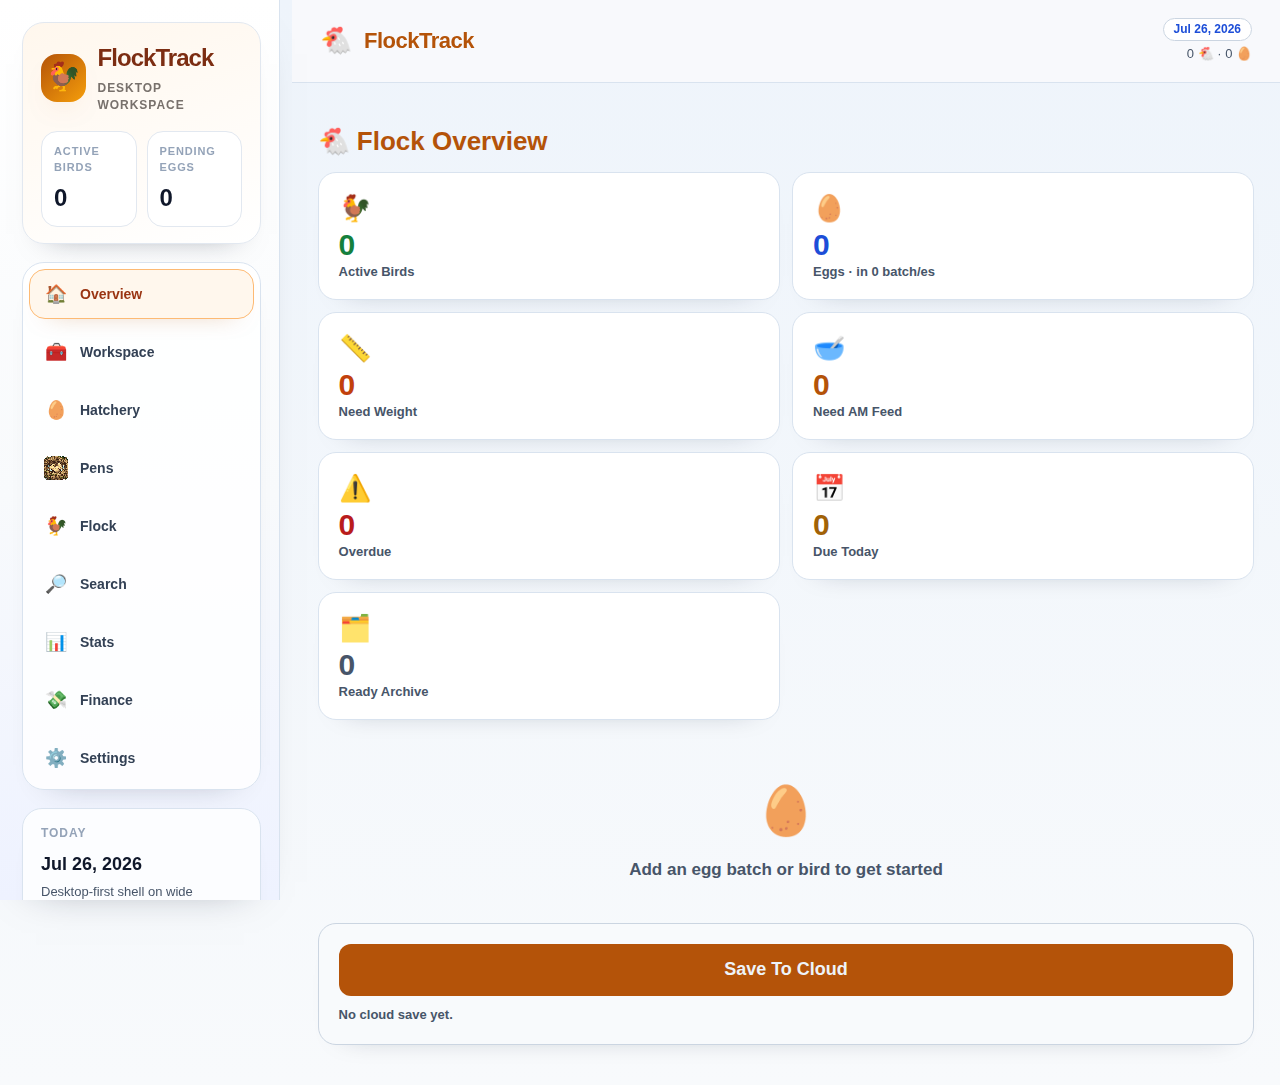
<file: flocktrack/index.html>
<!DOCTYPE html>
<!-- Generated from index.source.html. Edit source, then run npm run build. -->
<html lang="en">
<head>
<meta charset="UTF-8"/>
<meta name="viewport" content="width=device-width, initial-scale=1.0, viewport-fit=cover"/>
<title>FlockTrack</title>
<meta name="application-name" content="FlockTrack"/>
<meta name="theme-color" content="#0f172a"/>
<link rel="manifest" href="manifest.webmanifest"/>
<link rel="icon" type="image/png" sizes="192x192" href="assets/pwa/icon-192.png"/>
<link rel="apple-touch-icon" href="assets/pwa/icon-192.png"/>
<link rel="stylesheet" href="src/styles.css"/>
</head>
<body>
<div id="root"></div>
<script defer src="build/vendor.js"></script>
<script defer src="build/app.js"></script>
</body>
</html>
</file>
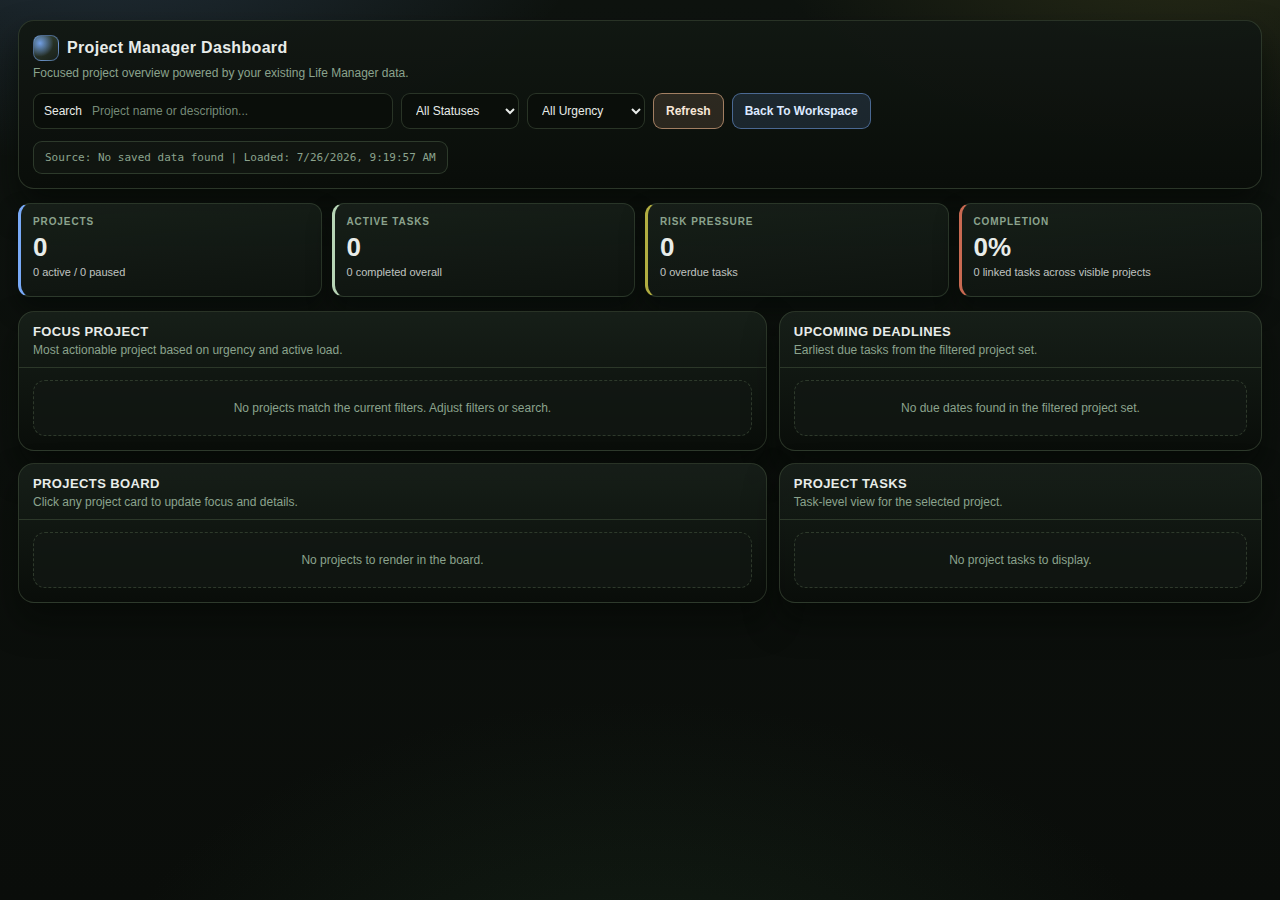
<file: project-manager-dashboard.html>
<!DOCTYPE html>
<html lang="en">

<head>
    <meta charset="UTF-8">
    <meta name="viewport" content="width=device-width, initial-scale=1.0">
    <title>Project Manager Dashboard | Urgency Flow</title>
    <style>
        :root {
            --project-canvas: #0a0d0a;
            --project-panel: #121813;
            --project-card: #18201a;
            --project-olive: #3d4c39;
            --project-peach: #ecb48c;
            --project-sage: #b6d4b5;
            --project-mustard: #b1ad41;
            --project-blue: #79aaf7;
            --project-forest: #2d5335;
            --project-rust: #c96a52;
            --project-text-main: #e8ece9;
            --project-text-muted: #8ba38d;
            --project-border: rgba(61, 76, 57, 0.62);
            --project-shadow: 0 18px 32px rgba(3, 7, 4, 0.55);
            --radius-lg: 16px;
            --radius-md: 12px;
            --radius-sm: 9px;
            --font-main: "Avenir Next", "Segoe UI Variable", "Trebuchet MS", sans-serif;
            --font-mono: "JetBrains Mono", "SF Mono", "Consolas", monospace;
        }

        * {
            box-sizing: border-box;
        }

        html,
        body {
            height: 100%;
        }

        body {
            margin: 0;
            color: var(--project-text-main);
            font-family: var(--font-main);
            background:
                radial-gradient(900px 460px at 8% -10%, rgba(121, 170, 247, 0.2), transparent 55%),
                radial-gradient(760px 440px at 92% -10%, rgba(177, 173, 65, 0.18), transparent 55%),
                radial-gradient(880px 540px at 50% 115%, rgba(45, 83, 53, 0.25), transparent 62%),
                linear-gradient(180deg, #0e130f 0%, var(--project-canvas) 100%);
        }

        .pm-shell {
            max-width: 1440px;
            margin: 0 auto;
            padding: 20px 18px 36px;
            display: flex;
            flex-direction: column;
            gap: 14px;
        }

        .pm-header {
            border: 1px solid var(--project-border);
            border-radius: var(--radius-lg);
            background: linear-gradient(180deg, rgba(18, 24, 19, 0.94), rgba(10, 13, 10, 0.94));
            box-shadow: var(--project-shadow);
            padding: 14px;
            display: flex;
            gap: 12px;
            align-items: center;
            justify-content: space-between;
            flex-wrap: wrap;
            animation: reveal 0.35s ease both;
        }

        .pm-brand {
            min-width: 220px;
            display: flex;
            flex-direction: column;
            gap: 4px;
        }

        .pm-brand-top {
            display: inline-flex;
            align-items: center;
            gap: 8px;
            font-size: 16px;
            font-weight: 700;
            letter-spacing: 0.02em;
        }

        .pm-logo {
            width: 26px;
            height: 26px;
            border-radius: 8px;
            border: 1px solid rgba(121, 170, 247, 0.5);
            background:
                radial-gradient(circle at 25% 30%, rgba(121, 170, 247, 0.9), transparent 55%),
                linear-gradient(145deg, rgba(61, 76, 57, 0.88), rgba(24, 32, 26, 0.95));
        }

        .pm-subtitle {
            color: var(--project-text-muted);
            font-size: 12px;
            line-height: 1.35;
        }

        .pm-controls {
            display: flex;
            align-items: center;
            gap: 8px;
            flex-wrap: wrap;
            justify-content: flex-end;
        }

        .pm-search,
        .pm-select,
        .pm-btn {
            border: 1px solid var(--project-border);
            border-radius: var(--radius-sm);
            color: var(--project-text-main);
            background: rgba(10, 13, 10, 0.82);
            min-height: 36px;
            font-size: 12px;
            font-family: inherit;
        }

        .pm-search {
            width: min(360px, 62vw);
            display: flex;
            align-items: center;
            padding: 0 10px;
            gap: 8px;
        }

        .pm-search input {
            width: 100%;
            border: 0;
            outline: none;
            background: transparent;
            color: inherit;
            font-size: 12px;
            font-family: inherit;
        }

        .pm-search input::placeholder {
            color: rgba(139, 163, 141, 0.85);
        }

        .pm-select {
            padding: 0 10px;
            cursor: pointer;
            min-width: 118px;
            outline: none;
        }

        .pm-select:focus,
        .pm-btn:focus,
        .pm-search:focus-within {
            border-color: rgba(236, 180, 140, 0.86);
            box-shadow: 0 0 0 2px rgba(236, 180, 140, 0.18);
        }

        .pm-btn {
            padding: 0 12px;
            font-weight: 700;
            cursor: pointer;
            transition: filter 0.2s ease, transform 0.2s ease;
            text-decoration: none;
            display: inline-flex;
            align-items: center;
            justify-content: center;
            white-space: nowrap;
        }

        .pm-btn:hover {
            filter: brightness(1.04);
            transform: translateY(-1px);
        }

        .pm-btn-primary {
            background: rgba(121, 170, 247, 0.14);
            border-color: rgba(121, 170, 247, 0.5);
            color: #dce9ff;
        }

        .pm-btn-warm {
            background: rgba(236, 180, 140, 0.14);
            border-color: rgba(236, 180, 140, 0.62);
            color: #f8e7d8;
        }

        .pm-status {
            border: 1px solid rgba(61, 76, 57, 0.68);
            border-radius: var(--radius-sm);
            background: rgba(18, 24, 19, 0.76);
            color: var(--project-text-muted);
            font-size: 11px;
            padding: 9px 11px;
            font-family: var(--font-mono);
        }

        .pm-kpi-grid {
            display: grid;
            grid-template-columns: repeat(4, minmax(0, 1fr));
            gap: 10px;
        }

        .pm-kpi {
            border: 1px solid var(--project-border);
            border-left-width: 3px;
            border-radius: var(--radius-md);
            background: linear-gradient(175deg, rgba(24, 32, 26, 0.94), rgba(14, 20, 15, 0.9));
            padding: 12px;
            box-shadow: 0 12px 24px rgba(3, 7, 4, 0.45);
            min-height: 94px;
            animation: reveal 0.4s ease both;
            animation-delay: var(--d, 0ms);
        }

        .pm-kpi.tone-blue {
            border-left-color: var(--project-blue);
        }

        .pm-kpi.tone-sage {
            border-left-color: var(--project-sage);
        }

        .pm-kpi.tone-amber {
            border-left-color: var(--project-mustard);
        }

        .pm-kpi.tone-rust {
            border-left-color: var(--project-rust);
        }

        .pm-kpi-label {
            color: var(--project-text-muted);
            font-size: 10px;
            letter-spacing: 0.09em;
            text-transform: uppercase;
            font-weight: 700;
        }

        .pm-kpi-value {
            margin-top: 7px;
            font-size: 26px;
            font-weight: 800;
            line-height: 1;
        }

        .pm-kpi-meta {
            margin-top: 6px;
            font-size: 11px;
            color: rgba(232, 236, 233, 0.82);
        }

        .pm-main-grid {
            display: grid;
            grid-template-columns: minmax(0, 1.55fr) minmax(0, 1fr);
            gap: 12px;
        }

        .pm-card {
            border: 1px solid var(--project-border);
            border-radius: var(--radius-lg);
            background: linear-gradient(180deg, rgba(24, 32, 26, 0.93), rgba(10, 13, 10, 0.93));
            box-shadow: var(--project-shadow);
            min-height: 130px;
            animation: reveal 0.45s ease both;
        }

        .pm-card-head {
            border-bottom: 1px solid rgba(61, 76, 57, 0.62);
            padding: 12px 14px 10px;
            display: flex;
            justify-content: space-between;
            align-items: center;
            gap: 10px;
        }

        .pm-card-title {
            margin: 0;
            font-size: 13px;
            letter-spacing: 0.03em;
            text-transform: uppercase;
        }

        .pm-card-subtitle {
            margin: 4px 0 0;
            color: var(--project-text-muted);
            font-size: 12px;
        }

        .pm-card-body {
            padding: 12px 14px 14px;
        }

        .pm-focus-grid {
            display: grid;
            gap: 10px;
        }

        .pm-focus-name {
            margin: 0;
            font-size: 20px;
            font-weight: 700;
        }

        .pm-focus-desc {
            margin: 8px 0 0;
            color: rgba(232, 236, 233, 0.86);
            font-size: 13px;
            line-height: 1.45;
        }

        .pm-chip-row {
            display: flex;
            flex-wrap: wrap;
            gap: 7px;
            margin-top: 10px;
        }

        .pm-chip {
            border: 1px solid rgba(61, 76, 57, 0.8);
            border-radius: 999px;
            padding: 3px 9px;
            font-size: 10px;
            text-transform: uppercase;
            letter-spacing: 0.06em;
            color: var(--project-text-main);
            background: rgba(18, 24, 19, 0.86);
            font-weight: 700;
            white-space: nowrap;
        }

        .pm-chip.level-1 {
            border-color: rgba(121, 170, 247, 0.55);
            background: rgba(121, 170, 247, 0.12);
            color: rgba(121, 170, 247, 0.98);
        }

        .pm-chip.level-2 {
            border-color: rgba(182, 212, 181, 0.52);
            background: rgba(182, 212, 181, 0.12);
            color: rgba(182, 212, 181, 0.96);
        }

        .pm-chip.level-3 {
            border-color: rgba(177, 173, 65, 0.58);
            background: rgba(177, 173, 65, 0.14);
            color: rgba(224, 220, 107, 0.97);
        }

        .pm-chip.level-4 {
            border-color: rgba(236, 180, 140, 0.58);
            background: rgba(236, 180, 140, 0.15);
            color: rgba(247, 209, 177, 0.98);
        }

        .pm-chip.level-5 {
            border-color: rgba(201, 106, 82, 0.7);
            background: rgba(201, 106, 82, 0.18);
            color: rgba(248, 183, 168, 0.99);
        }

        .pm-stat-grid {
            margin-top: 12px;
            display: grid;
            grid-template-columns: repeat(4, minmax(0, 1fr));
            gap: 8px;
        }

        .pm-stat {
            border: 1px solid rgba(61, 76, 57, 0.6);
            border-radius: var(--radius-sm);
            background: rgba(18, 24, 19, 0.84);
            padding: 8px;
        }

        .pm-stat-value {
            font-size: 16px;
            font-weight: 700;
            line-height: 1;
        }

        .pm-stat-label {
            margin-top: 5px;
            color: var(--project-text-muted);
            font-size: 10px;
            letter-spacing: 0.06em;
            text-transform: uppercase;
        }

        .pm-progress {
            margin-top: 12px;
            border: 1px solid rgba(61, 76, 57, 0.8);
            border-radius: 999px;
            height: 10px;
            overflow: hidden;
            background: rgba(10, 13, 10, 0.8);
        }

        .pm-progress > div {
            height: 100%;
            width: 0%;
            transition: width 0.3s ease;
            background: linear-gradient(90deg, rgba(121, 170, 247, 0.86), rgba(182, 212, 181, 0.86));
        }

        .pm-next-list {
            margin-top: 12px;
            display: grid;
            gap: 7px;
        }

        .pm-next-item {
            border: 1px solid rgba(61, 76, 57, 0.62);
            border-radius: 10px;
            background: rgba(18, 24, 19, 0.78);
            padding: 8px 10px;
            display: flex;
            justify-content: space-between;
            gap: 10px;
            align-items: center;
        }

        .pm-next-title {
            font-size: 12px;
            color: var(--project-text-main);
            overflow: hidden;
            white-space: nowrap;
            text-overflow: ellipsis;
            flex: 1;
        }

        .pm-next-meta {
            display: inline-flex;
            align-items: center;
            gap: 8px;
            color: var(--project-text-muted);
            font-family: var(--font-mono);
            font-size: 10px;
            flex-shrink: 0;
        }

        .pm-board-wrap {
            display: grid;
            grid-template-columns: repeat(2, minmax(0, 1fr));
            gap: 10px;
        }

        .pm-board-col {
            border: 1px solid rgba(61, 76, 57, 0.65);
            border-radius: var(--radius-md);
            background: rgba(18, 24, 19, 0.82);
            min-height: 210px;
            display: flex;
            flex-direction: column;
        }

        .pm-col-head {
            display: flex;
            justify-content: space-between;
            align-items: center;
            gap: 8px;
            padding: 9px 10px;
            border-bottom: 1px solid rgba(61, 76, 57, 0.6);
        }

        .pm-col-title {
            margin: 0;
            font-size: 12px;
            letter-spacing: 0.04em;
            text-transform: uppercase;
        }

        .pm-col-count {
            color: var(--project-text-muted);
            font-size: 11px;
            font-family: var(--font-mono);
        }

        .pm-col-body {
            padding: 9px;
            display: grid;
            gap: 8px;
            overflow-y: auto;
            max-height: 390px;
        }

        .pm-col-empty {
            border: 1px dashed rgba(61, 76, 57, 0.68);
            border-radius: 9px;
            background: rgba(10, 13, 10, 0.45);
            color: var(--project-text-muted);
            font-size: 11px;
            text-align: center;
            padding: 12px 8px;
        }

        .pm-project-card {
            width: 100%;
            border: 1px solid rgba(61, 76, 57, 0.72);
            border-left-width: 3px;
            border-radius: 11px;
            background: var(--project-card);
            color: var(--project-text-main);
            text-align: left;
            padding: 9px;
            display: grid;
            gap: 8px;
            cursor: pointer;
            transition: border-color 0.2s ease, transform 0.2s ease, background 0.2s ease;
        }

        .pm-project-card:hover {
            transform: translateY(-1px);
            border-color: rgba(121, 170, 247, 0.5);
            background: #1a231c;
        }

        .pm-project-card.is-selected {
            border-color: rgba(236, 180, 140, 0.66);
            box-shadow: 0 0 0 1px rgba(236, 180, 140, 0.34);
        }

        .pm-project-card.level-1 {
            border-left-color: var(--project-blue);
        }

        .pm-project-card.level-2 {
            border-left-color: var(--project-sage);
        }

        .pm-project-card.level-3 {
            border-left-color: var(--project-mustard);
        }

        .pm-project-card.level-4 {
            border-left-color: var(--project-peach);
        }

        .pm-project-card.level-5 {
            border-left-color: var(--project-rust);
            background: radial-gradient(110px 70px at 100% 0%, rgba(201, 106, 82, 0.12), transparent 70%), var(--project-card);
        }

        .pm-project-head {
            display: flex;
            justify-content: space-between;
            align-items: flex-start;
            gap: 8px;
        }

        .pm-project-name {
            margin: 0;
            font-size: 13px;
            font-weight: 700;
            line-height: 1.35;
            overflow: hidden;
            text-overflow: ellipsis;
            display: -webkit-box;
            -webkit-line-clamp: 2;
            -webkit-box-orient: vertical;
        }

        .pm-project-meta {
            color: var(--project-text-muted);
            font-size: 10px;
            letter-spacing: 0.06em;
            text-transform: uppercase;
            white-space: nowrap;
        }

        .pm-project-stats {
            display: grid;
            grid-template-columns: repeat(3, minmax(0, 1fr));
            gap: 6px;
            font-size: 10px;
            color: var(--project-text-muted);
        }

        .pm-project-stats strong {
            display: block;
            color: var(--project-text-main);
            font-size: 13px;
        }

        .pm-task-list {
            display: grid;
            gap: 8px;
        }

        .pm-task-row {
            border: 1px solid rgba(61, 76, 57, 0.62);
            border-radius: 10px;
            padding: 8px 10px;
            background: rgba(18, 24, 19, 0.78);
            display: flex;
            justify-content: space-between;
            gap: 10px;
            align-items: center;
        }

        .pm-task-row.is-done {
            opacity: 0.68;
            border-style: dashed;
        }

        .pm-task-main {
            min-width: 0;
        }

        .pm-task-title {
            margin: 0;
            font-size: 12px;
            color: var(--project-text-main);
            overflow: hidden;
            text-overflow: ellipsis;
            white-space: nowrap;
        }

        .pm-task-sub {
            margin-top: 4px;
            color: var(--project-text-muted);
            font-size: 10px;
            display: inline-flex;
            flex-wrap: wrap;
            gap: 8px;
        }

        .pm-task-score {
            flex-shrink: 0;
            font-family: var(--font-mono);
            color: var(--project-text-muted);
            font-size: 10px;
            text-align: right;
        }

        .pm-timeline-list {
            display: grid;
            gap: 8px;
        }

        .pm-timeline-row {
            border: 1px solid rgba(61, 76, 57, 0.62);
            border-radius: 10px;
            background: rgba(18, 24, 19, 0.76);
            padding: 8px 10px;
            display: grid;
            grid-template-columns: auto 1fr auto;
            align-items: center;
            gap: 10px;
        }

        .pm-time-badge {
            border: 1px solid rgba(121, 170, 247, 0.46);
            border-radius: 999px;
            color: rgba(121, 170, 247, 0.96);
            font-family: var(--font-mono);
            font-size: 10px;
            padding: 3px 8px;
            white-space: nowrap;
            background: rgba(121, 170, 247, 0.11);
        }

        .pm-time-main {
            min-width: 0;
        }

        .pm-time-title {
            margin: 0;
            font-size: 12px;
            color: var(--project-text-main);
            overflow: hidden;
            text-overflow: ellipsis;
            white-space: nowrap;
        }

        .pm-time-sub {
            margin-top: 3px;
            font-size: 10px;
            color: var(--project-text-muted);
            overflow: hidden;
            text-overflow: ellipsis;
            white-space: nowrap;
        }

        .pm-empty-state {
            border: 1px dashed rgba(61, 76, 57, 0.68);
            border-radius: 12px;
            background: rgba(18, 24, 19, 0.72);
            color: var(--project-text-muted);
            text-align: center;
            padding: 18px 14px;
            font-size: 12px;
            line-height: 1.5;
        }

        @keyframes reveal {
            from {
                opacity: 0;
                transform: translateY(10px);
            }

            to {
                opacity: 1;
                transform: translateY(0);
            }
        }

        @media (max-width: 1260px) {
            .pm-main-grid {
                grid-template-columns: 1fr;
            }

            .pm-board-wrap {
                grid-template-columns: repeat(2, minmax(0, 1fr));
            }
        }

        @media (max-width: 900px) {
            .pm-kpi-grid {
                grid-template-columns: repeat(2, minmax(0, 1fr));
            }

            .pm-board-wrap {
                grid-template-columns: 1fr;
            }

            .pm-stat-grid {
                grid-template-columns: repeat(2, minmax(0, 1fr));
            }

            .pm-controls {
                width: 100%;
                justify-content: flex-start;
            }

            .pm-search {
                width: 100%;
            }
        }

        @media (max-width: 640px) {
            .pm-shell {
                padding: 14px 12px 26px;
            }

            .pm-header {
                padding: 11px;
            }

            .pm-kpi-grid {
                grid-template-columns: 1fr;
            }

            .pm-task-row,
            .pm-next-item {
                flex-direction: column;
                align-items: flex-start;
            }

            .pm-task-score,
            .pm-next-meta {
                text-align: left;
            }

            .pm-timeline-row {
                grid-template-columns: 1fr;
                gap: 6px;
            }
        }
    </style>
</head>

<body>
    <div class="pm-shell">
        <header class="pm-header">
            <div class="pm-brand">
                <div class="pm-brand-top">
                    <span class="pm-logo" aria-hidden="true"></span>
                    <span>Project Manager Dashboard</span>
                </div>
                <div class="pm-subtitle">Focused project overview powered by your existing Life Manager data.</div>
            </div>

            <div class="pm-controls">
                <label class="pm-search" aria-label="Search projects">
                    <span aria-hidden="true">Search</span>
                    <input id="pm-search-input" type="search" placeholder="Project name or description...">
                </label>
                <select id="pm-status-filter" class="pm-select" aria-label="Status filter">
                    <option value="all">All Statuses</option>
                    <option value="active">Active</option>
                    <option value="paused">Paused</option>
                    <option value="completed">Completed</option>
                    <option value="archived">Archived</option>
                </select>
                <select id="pm-urgency-filter" class="pm-select" aria-label="Urgency filter">
                    <option value="all">All Urgency</option>
                    <option value="5">Critical</option>
                    <option value="4">High</option>
                    <option value="3">Medium</option>
                    <option value="2">Normal</option>
                    <option value="1">Lowest</option>
                </select>
                <button id="pm-refresh-btn" type="button" class="pm-btn pm-btn-warm">Refresh</button>
                <a class="pm-btn pm-btn-primary" href="index.html">Back To Workspace</a>
            </div>

            <div id="pm-status" class="pm-status">Loading...</div>
        </header>

        <section id="pm-kpis" class="pm-kpi-grid"></section>

        <div class="pm-main-grid">
            <section class="pm-card" aria-live="polite">
                <div class="pm-card-head">
                    <div>
                        <h2 class="pm-card-title">Focus Project</h2>
                        <p class="pm-card-subtitle">Most actionable project based on urgency and active load.</p>
                    </div>
                </div>
                <div id="pm-focus" class="pm-card-body"></div>
            </section>

            <section class="pm-card">
                <div class="pm-card-head">
                    <div>
                        <h2 class="pm-card-title">Upcoming Deadlines</h2>
                        <p class="pm-card-subtitle">Earliest due tasks from the filtered project set.</p>
                    </div>
                </div>
                <div id="pm-timeline" class="pm-card-body"></div>
            </section>

            <section class="pm-card">
                <div class="pm-card-head">
                    <div>
                        <h2 class="pm-card-title">Projects Board</h2>
                        <p class="pm-card-subtitle">Click any project card to update focus and details.</p>
                    </div>
                </div>
                <div id="pm-board" class="pm-card-body"></div>
            </section>

            <section class="pm-card">
                <div class="pm-card-head">
                    <div>
                        <h2 id="pm-task-panel-title" class="pm-card-title">Project Tasks</h2>
                        <p class="pm-card-subtitle">Task-level view for the selected project.</p>
                    </div>
                </div>
                <div id="pm-tasks" class="pm-card-body"></div>
            </section>
        </div>
    </div>

    <script>
        const STORAGE_DB_NAME = 'urgencyFlowDB';
        const STORAGE_DB_VERSION = 1;
        const STORAGE_STORE_NAME = 'appState';
        const STORAGE_RECORD_KEY = 'main';

        const STATUS_ORDER = ['active', 'paused', 'completed', 'archived'];
        const STATUS_LABELS = {
            active: 'Active',
            paused: 'Paused',
            completed: 'Completed',
            archived: 'Archived'
        };

        const URGENCY_LABELS = {
            1: 'Lowest',
            2: 'Normal',
            3: 'Medium',
            4: 'High',
            5: 'Critical'
        };

        const URGENCY_TAGS = {
            1: 'LOWEST',
            2: 'NORMAL',
            3: 'MEDIUM',
            4: 'HIGH',
            5: 'CRITICAL'
        };

        const DAY_MS = 24 * 60 * 60 * 1000;

        const state = {
            data: {
                projects: [],
                nodes: [],
                archivedNodes: []
            },
            summaries: [],
            visibleSummaries: [],
            selectedProjectId: null,
            search: '',
            statusFilter: 'all',
            urgencyFilter: 'all',
            requestedProjectId: null,
            source: 'none',
            loadedAt: null
        };

        function safeArray(value) {
            return Array.isArray(value) ? value : [];
        }

        function clamp(value, min, max) {
            const numeric = Number(value);
            if (!Number.isFinite(numeric)) return min;
            if (numeric < min) return min;
            if (numeric > max) return max;
            return numeric;
        }

        function escapeHtml(value) {
            return String(value || '').replace(/[&<>"']/g, (char) => ({
                '&': '&amp;',
                '<': '&lt;',
                '>': '&gt;',
                '"': '&quot;',
                "'": '&#39;'
            }[char] || char));
        }

        function normalizeProjectStatus(status) {
            const normalized = String(status || '').trim().toLowerCase();
            return STATUS_ORDER.includes(normalized) ? normalized : 'active';
        }

        function getStatusRank(status) {
            const normalized = normalizeProjectStatus(status);
            const index = STATUS_ORDER.indexOf(normalized);
            return index >= 0 ? index : STATUS_ORDER.length;
        }

        function getUrgencyLevelFromScore(score) {
            const numericScore = clamp(Number(score) || 0, 0, 100);
            if (numericScore >= 86) return 5;
            if (numericScore >= 68) return 4;
            if (numericScore >= 48) return 3;
            if (numericScore >= 26) return 2;
            return 1;
        }

        function parseTaskDueDateTimestamp(dueDate) {
            const raw = String(dueDate || '').trim();
            if (!raw) return Number.NaN;
            const match = raw.match(/^(\d{4})-(\d{2})-(\d{2})$/);
            if (match) {
                const year = Number(match[1]);
                const month = Number(match[2]) - 1;
                const day = Number(match[3]);
                return new Date(year, month, day, 23, 59, 59, 999).getTime();
            }
            const parsed = new Date(raw).getTime();
            return Number.isFinite(parsed) ? parsed : Number.NaN;
        }

        function getTaskDueDayDelta(dueDate, nowTs = Date.now()) {
            const dueTs = parseTaskDueDateTimestamp(dueDate);
            if (!Number.isFinite(dueTs)) return Number.POSITIVE_INFINITY;
            return Math.ceil((dueTs - nowTs) / DAY_MS);
        }

        function formatRelativeDue(dueDelta) {
            if (!Number.isFinite(dueDelta)) return 'No due date';
            if (dueDelta < 0) return Math.abs(dueDelta) + 'd overdue';
            if (dueDelta === 0) return 'Due today';
            if (dueDelta === 1) return 'Due tomorrow';
            return 'Due in ' + dueDelta + 'd';
        }

        function formatDate(dateValue) {
            const ts = Number(dateValue);
            if (!Number.isFinite(ts) || ts <= 0) return 'n/a';
            try {
                return new Date(ts).toLocaleString();
            } catch (_error) {
                return 'n/a';
            }
        }

        function formatDueDateLabel(rawDueDate) {
            const ts = parseTaskDueDateTimestamp(rawDueDate);
            if (!Number.isFinite(ts)) return 'No due date';
            return new Date(ts).toLocaleDateString(undefined, {
                month: 'short',
                day: 'numeric',
                year: 'numeric'
            });
        }

        function getStorageFallbackData() {
            const keys = ['urgencyFlowData_backup', 'urgencyFlowData'];
            for (const key of keys) {
                const raw = localStorage.getItem(key);
                if (!raw) continue;
                try {
                    const parsed = JSON.parse(raw);
                    if (parsed && typeof parsed === 'object') return parsed;
                } catch (_error) {
                }
            }
            return null;
        }

        function readIndexedDbState() {
            return new Promise((resolve) => {
                if (!window.indexedDB) {
                    resolve(null);
                    return;
                }

                let request;
                try {
                    request = indexedDB.open(STORAGE_DB_NAME, STORAGE_DB_VERSION);
                } catch (_error) {
                    resolve(null);
                    return;
                }

                request.onupgradeneeded = () => {
                };

                request.onerror = () => {
                    resolve(null);
                };

                request.onsuccess = (event) => {
                    const db = event.target.result;
                    const closeAndResolve = (value) => {
                        try {
                            db.close();
                        } catch (_error) {
                        }
                        resolve(value);
                    };

                    let tx;
                    try {
                        tx = db.transaction([STORAGE_STORE_NAME], 'readonly');
                    } catch (_error) {
                        closeAndResolve(null);
                        return;
                    }

                    const store = tx.objectStore(STORAGE_STORE_NAME);
                    const getReq = store.get(STORAGE_RECORD_KEY);

                    getReq.onerror = () => {
                        closeAndResolve(null);
                    };

                    getReq.onsuccess = () => {
                        const payload = getReq.result && getReq.result.data;
                        closeAndResolve(payload && typeof payload === 'object' ? payload : null);
                    };
                };
            });
        }

        function normalizeLoadedData(raw) {
            const source = raw && typeof raw === 'object' ? raw : {};
            const projects = safeArray(source.projects)
                .filter(item => item && String(item.id || '').trim())
                .map((project, index) => {
                    const name = String(project.name || project.title || ('Project ' + (index + 1))).trim() || ('Project ' + (index + 1));
                    return {
                        id: String(project.id || '').trim(),
                        name,
                        description: String(project.description || '').trim(),
                        status: normalizeProjectStatus(project.status),
                        createdAt: Number(project.createdAt) || 0,
                        updatedAt: Number(project.updatedAt) || 0,
                        origin: String(project.origin || 'manual')
                    };
                });

            return {
                projects,
                nodes: safeArray(source.nodes),
                archivedNodes: safeArray(source.archivedNodes)
            };
        }

        async function loadStateData() {
            const fromIndexedDb = await readIndexedDbState();
            if (fromIndexedDb && typeof fromIndexedDb === 'object') {
                return {
                    data: normalizeLoadedData(fromIndexedDb),
                    source: 'indexeddb'
                };
            }

            const fallback = getStorageFallbackData();
            if (fallback && typeof fallback === 'object') {
                return {
                    data: normalizeLoadedData(fallback),
                    source: 'localStorage'
                };
            }

            return {
                data: normalizeLoadedData({}),
                source: 'none'
            };
        }

        function isTaskBlocked(task, taskLookup) {
            const dependencies = safeArray(task && task.dependencies);
            if (dependencies.length === 0) return false;

            for (const dependency of dependencies) {
                if (!dependency || dependency.type !== 'hard') continue;
                const parent = taskLookup.get(String(dependency.id || '').trim());
                if (parent && !parent.completed) {
                    return true;
                }
            }

            return false;
        }

        function scoreTaskForUrgency(task, nowTs, taskLookup) {
            const blocked = isTaskBlocked(task, taskLookup);
            const dueDayDelta = getTaskDueDayDelta(task && task.dueDate, nowTs);

            let score = 0;
            if (task && task.isManualUrgent) score = Math.max(score, 100);
            if (task && task._isUrgent) score = Math.max(score, 92);
            else if (task && task._isCritical) score = Math.max(score, 78);
            else if (blocked) score = Math.max(score, 44);

            if (Number.isFinite(dueDayDelta)) {
                if (dueDayDelta <= 0) score += 40;
                else if (dueDayDelta <= 1) score += 34;
                else if (dueDayDelta <= 3) score += 26;
                else if (dueDayDelta <= 7) score += 18;
                else if (dueDayDelta <= 14) score += 10;
            }

            const downstreamWeight = Math.max(0, Number(task && task._downstreamWeight) || 0);
            score += Math.min(22, downstreamWeight * 3);
            if (blocked) score += 14;

            return {
                score: clamp(Math.round(score), 0, 100),
                blocked,
                dueDayDelta,
                dueTs: parseTaskDueDateTimestamp(task && task.dueDate),
                isUrgent: !!(task && (task.isManualUrgent || task._isUrgent)),
                isCritical: !!(task && task._isCritical)
            };
        }

        function compareScoredTasks(a, b) {
            if ((a.completed ? 1 : 0) !== (b.completed ? 1 : 0)) {
                return (a.completed ? 1 : 0) - (b.completed ? 1 : 0);
            }
            if (a.score !== b.score) return b.score - a.score;

            const aDue = Number.isFinite(a.dueTs) ? a.dueTs : Number.POSITIVE_INFINITY;
            const bDue = Number.isFinite(b.dueTs) ? b.dueTs : Number.POSITIVE_INFINITY;
            if (aDue !== bDue) return aDue - bDue;

            const titleA = String(a.task && a.task.title || '').toLowerCase();
            const titleB = String(b.task && b.task.title || '').toLowerCase();
            return titleA.localeCompare(titleB);
        }

        function buildProjectSummaries(data) {
            const projects = safeArray(data.projects);
            const nodes = safeArray(data.nodes);
            const archived = safeArray(data.archivedNodes);
            const nowTs = Date.now();

            const taskLookup = new Map();
            nodes.forEach(task => {
                if (!task || !task.id) return;
                taskLookup.set(String(task.id), task);
            });
            archived.forEach(task => {
                if (!task || !task.id) return;
                if (!taskLookup.has(String(task.id))) taskLookup.set(String(task.id), task);
            });

            const buckets = new Map();
            projects.forEach(project => {
                buckets.set(project.id, {
                    project,
                    active: [],
                    done: []
                });
            });

            nodes.forEach(task => {
                if (!task) return;
                const projectId = String(task.projectId || '').trim();
                if (!projectId || !buckets.has(projectId)) return;

                const bucket = buckets.get(projectId);
                if (task.completed) {
                    bucket.done.push(task);
                } else {
                    bucket.active.push(task);
                }
            });

            archived.forEach(task => {
                if (!task) return;
                const projectId = String(task.projectId || '').trim();
                if (!projectId || !buckets.has(projectId)) return;
                buckets.get(projectId).done.push(task);
            });

            const summaries = [];
            buckets.forEach((bucket) => {
                const scoredActive = bucket.active.map(task => {
                    const urgency = scoreTaskForUrgency(task, nowTs, taskLookup);
                    return {
                        task,
                        completed: false,
                        score: urgency.score,
                        blocked: urgency.blocked,
                        dueDayDelta: urgency.dueDayDelta,
                        dueTs: urgency.dueTs,
                        isUrgent: urgency.isUrgent,
                        isCritical: urgency.isCritical
                    };
                });

                const scoredDone = bucket.done.map(task => ({
                    task,
                    completed: true,
                    score: 0,
                    blocked: false,
                    dueDayDelta: getTaskDueDayDelta(task && task.dueDate, nowTs),
                    dueTs: parseTaskDueDateTimestamp(task && task.dueDate),
                    isUrgent: false,
                    isCritical: false
                }));

                const allScored = scoredActive.concat(scoredDone).sort(compareScoredTasks);

                const overdueCount = scoredActive.filter(item => Number.isFinite(item.dueDayDelta) && item.dueDayDelta < 0).length;
                const blockedCount = scoredActive.filter(item => item.blocked).length;
                const urgentCount = scoredActive.filter(item => item.isUrgent).length;
                const criticalCount = scoredActive.filter(item => item.isCritical).length;

                const peakScore = scoredActive.reduce((max, item) => Math.max(max, item.score), 0);
                const totalScore = scoredActive.reduce((sum, item) => sum + item.score, 0);
                const averageScore = scoredActive.length > 0 ? (totalScore / scoredActive.length) : 0;

                const urgencyScore = scoredActive.length === 0
                    ? 0
                    : clamp(
                        Math.round(
                            (peakScore * 0.62)
                            + (averageScore * 0.38)
                            + Math.min(14, overdueCount * 6)
                            + Math.min(10, blockedCount * 3)
                            + Math.min(8, urgentCount * 2)
                            + Math.min(4, criticalCount)
                        ),
                        0,
                        100
                    );

                const urgencyLevel = getUrgencyLevelFromScore(urgencyScore);
                const activeCount = scoredActive.length;
                const doneCount = scoredDone.length;
                const totalCount = activeCount + doneCount;
                const completionPct = totalCount > 0 ? Math.round((doneCount / totalCount) * 100) : 0;
                const dueSoonCount = scoredActive.filter(item => Number.isFinite(item.dueDayDelta) && item.dueDayDelta >= 0 && item.dueDayDelta <= 3).length;

                const nextDueTs = scoredActive
                    .map(item => item.dueTs)
                    .filter(ts => Number.isFinite(ts))
                    .sort((a, b) => a - b)[0] || Number.NaN;

                summaries.push({
                    project: bucket.project,
                    status: normalizeProjectStatus(bucket.project.status),
                    urgency: {
                        score: urgencyScore,
                        level: urgencyLevel,
                        label: URGENCY_LABELS[urgencyLevel] || 'Lowest',
                        tag: URGENCY_TAGS[urgencyLevel] || 'LOWEST'
                    },
                    stats: {
                        active: activeCount,
                        done: doneCount,
                        total: totalCount,
                        overdue: overdueCount,
                        blocked: blockedCount,
                        dueSoon: dueSoonCount,
                        completionPct
                    },
                    nextDueTs,
                    tasks: allScored,
                    activeTasks: scoredActive,
                    updatedAt: Number(bucket.project.updatedAt) || 0
                });
            });

            summaries.sort((a, b) => {
                const rankDiff = getStatusRank(a.status) - getStatusRank(b.status);
                if (rankDiff !== 0) return rankDiff;
                if (a.urgency.score !== b.urgency.score) return b.urgency.score - a.urgency.score;
                if (a.stats.active !== b.stats.active) return b.stats.active - a.stats.active;
                if (a.updatedAt !== b.updatedAt) return b.updatedAt - a.updatedAt;
                return String(a.project.name || '').localeCompare(String(b.project.name || ''), undefined, {
                    sensitivity: 'base'
                });
            });

            return summaries;
        }

        function applyFilters(summaries) {
            const search = String(state.search || '').trim().toLowerCase();
            const statusFilter = String(state.statusFilter || 'all').toLowerCase();
            const urgencyFilter = String(state.urgencyFilter || 'all').toLowerCase();

            return safeArray(summaries).filter(summary => {
                if (!summary || !summary.project) return false;
                if (statusFilter !== 'all' && normalizeProjectStatus(summary.status) !== statusFilter) return false;
                if (urgencyFilter !== 'all' && String(summary.urgency.level) !== urgencyFilter) return false;

                if (!search) return true;
                const hay = [
                    summary.project.name,
                    summary.project.description,
                    summary.status,
                    summary.urgency.label,
                    summary.urgency.tag
                ].join(' ').toLowerCase();

                return hay.includes(search);
            });
        }

        function pickDefaultProject(summaries) {
            if (!summaries.length) return null;

            const requested = String(state.requestedProjectId || '').trim();
            if (requested) {
                const preferred = summaries.find(item => String(item.project.id) === requested);
                if (preferred) return preferred.project.id;
            }

            const current = String(state.selectedProjectId || '').trim();
            if (current) {
                const existing = summaries.find(item => String(item.project.id) === current);
                if (existing) return existing.project.id;
            }

            return summaries[0].project.id;
        }

        function syncQueryParam(projectId) {
            try {
                const params = new URLSearchParams(window.location.search || '');
                const normalized = String(projectId || '').trim();
                if (normalized) params.set('projectId', normalized);
                else params.delete('projectId');
                const query = params.toString();
                const nextUrl = window.location.pathname + (query ? '?' + query : '');
                window.history.replaceState({}, '', nextUrl);
            } catch (_error) {
            }
        }

        function formatLoadStatus() {
            const sourceLabel = state.source === 'indexeddb'
                ? 'IndexedDB'
                : (state.source === 'localStorage' ? 'localStorage fallback' : 'No saved data found');
            const loadedLabel = state.loadedAt ? formatDate(state.loadedAt) : 'n/a';
            return 'Source: ' + sourceLabel + ' | Loaded: ' + loadedLabel;
        }

        function renderStatus() {
            const statusEl = document.getElementById('pm-status');
            if (!statusEl) return;
            statusEl.textContent = formatLoadStatus();
        }

        function renderKpis(visibleSummaries) {
            const target = document.getElementById('pm-kpis');
            if (!target) return;

            const summaries = safeArray(visibleSummaries);
            const totalProjects = summaries.length;
            const activeProjects = summaries.filter(item => item.status === 'active').length;
            const pausedProjects = summaries.filter(item => item.status === 'paused').length;
            const criticalProjects = summaries.filter(item => item.urgency.level >= 4).length;
            const activeTasks = summaries.reduce((sum, item) => sum + item.stats.active, 0);
            const doneTasks = summaries.reduce((sum, item) => sum + item.stats.done, 0);
            const totalTasks = activeTasks + doneTasks;
            const overdueTasks = summaries.reduce((sum, item) => sum + item.stats.overdue, 0);
            const completionRate = totalTasks > 0 ? Math.round((doneTasks / totalTasks) * 100) : 0;

            const cards = [
                {
                    tone: 'tone-blue',
                    label: 'Projects',
                    value: totalProjects,
                    meta: activeProjects + ' active / ' + pausedProjects + ' paused'
                },
                {
                    tone: 'tone-sage',
                    label: 'Active Tasks',
                    value: activeTasks,
                    meta: doneTasks + ' completed overall'
                },
                {
                    tone: 'tone-amber',
                    label: 'Risk Pressure',
                    value: criticalProjects,
                    meta: overdueTasks + ' overdue tasks'
                },
                {
                    tone: 'tone-rust',
                    label: 'Completion',
                    value: completionRate + '%',
                    meta: totalTasks + ' linked tasks across visible projects'
                }
            ];

            target.innerHTML = cards.map((card, index) => {
                const valueText = escapeHtml(String(card.value));
                return '<article class="pm-kpi ' + card.tone + '" style="--d:' + (index * 45) + 'ms">'
                    + '<div class="pm-kpi-label">' + escapeHtml(card.label) + '</div>'
                    + '<div class="pm-kpi-value">' + valueText + '</div>'
                    + '<div class="pm-kpi-meta">' + escapeHtml(card.meta) + '</div>'
                    + '</article>';
            }).join('');
        }

        function renderFocus(visibleSummaries) {
            const target = document.getElementById('pm-focus');
            if (!target) return;

            if (!visibleSummaries.length) {
                target.innerHTML = '<div class="pm-empty-state">No projects match the current filters. Adjust filters or search.</div>';
                return;
            }

            const selected = visibleSummaries.find(item => String(item.project.id) === String(state.selectedProjectId || '')) || null;
            if (!selected) {
                target.innerHTML = '<div class="pm-empty-state">Select a project card from the board to view details.</div>';
                return;
            }

            const progressPct = clamp(selected.stats.completionPct, 0, 100);
            const desc = selected.project.description
                ? escapeHtml(selected.project.description)
                : 'No project description yet. Add one in the main Projects panel if needed.';

            const nextTasks = selected.activeTasks.slice(0, 5);
            const nextTaskHtml = nextTasks.length > 0
                ? '<div class="pm-next-list">' + nextTasks.map((item) => {
                    const dueLabel = formatRelativeDue(item.dueDayDelta);
                    return '<div class="pm-next-item">'
                        + '<div class="pm-next-title" title="' + escapeHtml(item.task.title || 'Untitled Task') + '">' + escapeHtml(item.task.title || 'Untitled Task') + '</div>'
                        + '<div class="pm-next-meta">'
                        + '<span>' + escapeHtml(dueLabel) + '</span>'
                        + '<span>score ' + escapeHtml(String(item.score)) + '</span>'
                        + '</div>'
                        + '</div>';
                }).join('') + '</div>'
                : '<div class="pm-empty-state" style="padding:12px">No active tasks linked to this project.</div>';

            target.innerHTML = ''
                + '<div class="pm-focus-grid">'
                + '<div>'
                + '<h3 class="pm-focus-name">' + escapeHtml(selected.project.name || 'Untitled Project') + '</h3>'
                + '<p class="pm-focus-desc">' + desc + '</p>'
                + '<div class="pm-chip-row">'
                + '<span class="pm-chip">' + escapeHtml(STATUS_LABELS[selected.status] || 'Active') + '</span>'
                + '<span class="pm-chip level-' + selected.urgency.level + '">' + escapeHtml(selected.urgency.tag + ' (' + selected.urgency.score + ')') + '</span>'
                + '</div>'
                + '</div>'
                + '<div class="pm-stat-grid">'
                + '<div class="pm-stat"><div class="pm-stat-value">' + selected.stats.active + '</div><div class="pm-stat-label">Active</div></div>'
                + '<div class="pm-stat"><div class="pm-stat-value">' + selected.stats.done + '</div><div class="pm-stat-label">Done</div></div>'
                + '<div class="pm-stat"><div class="pm-stat-value">' + selected.stats.blocked + '</div><div class="pm-stat-label">Blocked</div></div>'
                + '<div class="pm-stat"><div class="pm-stat-value">' + selected.stats.overdue + '</div><div class="pm-stat-label">Overdue</div></div>'
                + '</div>'
                + '<div class="pm-progress" aria-label="Project completion progress"><div style="width:' + progressPct + '%"></div></div>'
                + '<div class="pm-card-subtitle">Completion: ' + progressPct + '%</div>'
                + '<div class="pm-card-subtitle" style="margin-top:8px">Next action candidates</div>'
                + nextTaskHtml
                + '</div>';
        }

        function createProjectCard(summary) {
            const selected = String(summary.project.id) === String(state.selectedProjectId || '');
            const button = document.createElement('button');
            button.type = 'button';
            button.className = 'pm-project-card level-' + summary.urgency.level + (selected ? ' is-selected' : '');
            button.setAttribute('aria-pressed', selected ? 'true' : 'false');

            const safeName = escapeHtml(summary.project.name || 'Untitled Project');
            const statusLabel = STATUS_LABELS[summary.status] || 'Active';
            const updatedLabel = summary.updatedAt > 0 ? new Date(summary.updatedAt).toLocaleDateString() : 'n/a';

            button.innerHTML = ''
                + '<div class="pm-project-head">'
                + '<p class="pm-project-name" title="' + safeName + '">' + safeName + '</p>'
                + '<span class="pm-project-meta">' + escapeHtml(statusLabel) + '</span>'
                + '</div>'
                + '<div class="pm-chip-row" style="margin-top:0">'
                + '<span class="pm-chip level-' + summary.urgency.level + '">' + escapeHtml(summary.urgency.tag + ' ' + summary.urgency.score) + '</span>'
                + '</div>'
                + '<div class="pm-project-stats">'
                + '<div><strong>' + summary.stats.active + '</strong>active</div>'
                + '<div><strong>' + summary.stats.done + '</strong>done</div>'
                + '<div><strong>' + summary.stats.overdue + '</strong>overdue</div>'
                + '</div>'
                + '<div class="pm-project-meta">Updated ' + escapeHtml(updatedLabel) + '</div>';

            button.addEventListener('click', () => {
                state.selectedProjectId = summary.project.id;
                syncQueryParam(state.selectedProjectId);
                renderDashboard();
            });

            return button;
        }

        function renderBoard(visibleSummaries) {
            const target = document.getElementById('pm-board');
            if (!target) return;

            if (!visibleSummaries.length) {
                target.innerHTML = '<div class="pm-empty-state">No projects to render in the board.</div>';
                return;
            }

            const buckets = {
                active: [],
                paused: [],
                completed: [],
                archived: []
            };

            visibleSummaries.forEach(summary => {
                const key = normalizeProjectStatus(summary.status);
                if (!buckets[key]) buckets[key] = [];
                buckets[key].push(summary);
            });

            const html = STATUS_ORDER.map((statusKey) => {
                const items = buckets[statusKey] || [];
                const bodyId = 'pm-col-' + statusKey;
                return '<section class="pm-board-col">'
                    + '<div class="pm-col-head">'
                    + '<h3 class="pm-col-title">' + escapeHtml(STATUS_LABELS[statusKey] || statusKey) + '</h3>'
                    + '<span class="pm-col-count">' + items.length + '</span>'
                    + '</div>'
                    + '<div class="pm-col-body" id="' + bodyId + '">'
                    + (items.length ? '' : '<div class="pm-col-empty">No projects in this lane.</div>')
                    + '</div>'
                    + '</section>';
            }).join('');

            target.innerHTML = '<div class="pm-board-wrap">' + html + '</div>';

            STATUS_ORDER.forEach((statusKey) => {
                const listEl = document.getElementById('pm-col-' + statusKey);
                if (!listEl) return;
                const items = buckets[statusKey] || [];
                items.forEach(summary => listEl.appendChild(createProjectCard(summary)));
            });
        }

        function renderTaskPanel(visibleSummaries) {
            const titleEl = document.getElementById('pm-task-panel-title');
            const target = document.getElementById('pm-tasks');
            if (!titleEl || !target) return;

            if (!visibleSummaries.length) {
                titleEl.textContent = 'Project Tasks';
                target.innerHTML = '<div class="pm-empty-state">No project tasks to display.</div>';
                return;
            }

            const selected = visibleSummaries.find(item => String(item.project.id) === String(state.selectedProjectId || '')) || null;
            if (!selected) {
                titleEl.textContent = 'Project Tasks';
                target.innerHTML = '<div class="pm-empty-state">Select a project card to inspect linked tasks.</div>';
                return;
            }

            titleEl.textContent = 'Project Tasks - ' + (selected.project.name || 'Project');

            if (!selected.tasks.length) {
                target.innerHTML = '<div class="pm-empty-state">No linked tasks in this project yet.</div>';
                return;
            }

            const rows = selected.tasks.slice(0, 40).map((entry) => {
                const task = entry.task || {};
                const done = !!entry.completed;
                const title = escapeHtml(task.title || 'Untitled Task');
                const dueLabel = formatRelativeDue(entry.dueDayDelta);
                const dueDateLabel = formatDueDateLabel(task.dueDate);
                const duration = Number(task.duration);
                const durationLabel = Number.isFinite(duration) && duration > 0 ? (duration + 'h est') : 'no estimate';
                const blocked = entry.blocked ? 'blocked' : 'open';

                return '<article class="pm-task-row' + (done ? ' is-done' : '') + '">'
                    + '<div class="pm-task-main">'
                    + '<p class="pm-task-title" title="' + title + '">' + title + '</p>'
                    + '<div class="pm-task-sub">'
                    + '<span>' + escapeHtml(dueLabel) + '</span>'
                    + '<span>' + escapeHtml(dueDateLabel) + '</span>'
                    + '<span>' + escapeHtml(durationLabel) + '</span>'
                    + '<span>' + escapeHtml(blocked) + '</span>'
                    + '</div>'
                    + '</div>'
                    + '<div class="pm-task-score">' + (done ? 'done' : ('score ' + entry.score)) + '</div>'
                    + '</article>';
            });

            target.innerHTML = '<div class="pm-task-list">' + rows.join('') + '</div>';
        }

        function renderTimeline(visibleSummaries) {
            const target = document.getElementById('pm-timeline');
            if (!target) return;

            const timeline = [];
            visibleSummaries.forEach((summary) => {
                summary.activeTasks.forEach((entry) => {
                    if (!Number.isFinite(entry.dueTs)) return;
                    timeline.push({
                        projectName: summary.project.name || 'Project',
                        taskTitle: entry.task && entry.task.title ? entry.task.title : 'Untitled Task',
                        dueTs: entry.dueTs,
                        dueDayDelta: entry.dueDayDelta,
                        urgencyLevel: summary.urgency.level
                    });
                });
            });

            timeline.sort((a, b) => a.dueTs - b.dueTs);
            const topRows = timeline.slice(0, 10);

            if (!topRows.length) {
                target.innerHTML = '<div class="pm-empty-state">No due dates found in the filtered project set.</div>';
                return;
            }

            target.innerHTML = '<div class="pm-timeline-list">' + topRows.map((item) => {
                const dueText = formatRelativeDue(item.dueDayDelta);
                return '<article class="pm-timeline-row">'
                    + '<span class="pm-time-badge">' + escapeHtml(dueText) + '</span>'
                    + '<div class="pm-time-main">'
                    + '<p class="pm-time-title" title="' + escapeHtml(item.taskTitle) + '">' + escapeHtml(item.taskTitle) + '</p>'
                    + '<p class="pm-time-sub">' + escapeHtml(item.projectName + ' | ' + new Date(item.dueTs).toLocaleDateString()) + '</p>'
                    + '</div>'
                    + '<span class="pm-chip level-' + item.urgencyLevel + '">P' + item.urgencyLevel + '</span>'
                    + '</article>';
            }).join('') + '</div>';
        }

        function renderDashboard() {
            const summaries = state.summaries;
            state.visibleSummaries = applyFilters(summaries);

            const selectedId = pickDefaultProject(state.visibleSummaries);
            state.selectedProjectId = selectedId;
            syncQueryParam(selectedId);

            renderStatus();
            renderKpis(state.visibleSummaries);
            renderFocus(state.visibleSummaries);
            renderBoard(state.visibleSummaries);
            renderTaskPanel(state.visibleSummaries);
            renderTimeline(state.visibleSummaries);
        }

        function readInitialSelectionFromUrl() {
            try {
                const params = new URLSearchParams(window.location.search || '');
                const projectId = String(params.get('projectId') || '').trim();
                state.requestedProjectId = projectId || null;
            } catch (_error) {
                state.requestedProjectId = null;
            }
        }

        async function refreshDashboardData() {
            const payload = await loadStateData();
            state.data = payload.data;
            state.source = payload.source;
            state.loadedAt = Date.now();
            state.summaries = buildProjectSummaries(payload.data);
            renderDashboard();
        }

        function bindControls() {
            const searchInput = document.getElementById('pm-search-input');
            const statusFilter = document.getElementById('pm-status-filter');
            const urgencyFilter = document.getElementById('pm-urgency-filter');
            const refreshBtn = document.getElementById('pm-refresh-btn');

            if (searchInput) {
                searchInput.addEventListener('input', (event) => {
                    state.search = String(event.target.value || '');
                    renderDashboard();
                });
            }

            if (statusFilter) {
                statusFilter.addEventListener('change', (event) => {
                    state.statusFilter = String(event.target.value || 'all');
                    renderDashboard();
                });
            }

            if (urgencyFilter) {
                urgencyFilter.addEventListener('change', (event) => {
                    state.urgencyFilter = String(event.target.value || 'all');
                    renderDashboard();
                });
            }

            if (refreshBtn) {
                refreshBtn.addEventListener('click', () => {
                    refreshDashboardData();
                });
            }
        }

        async function initDashboard() {
            readInitialSelectionFromUrl();
            bindControls();
            await refreshDashboardData();
        }

        initDashboard();
    </script>
</body>

</html>
</file>
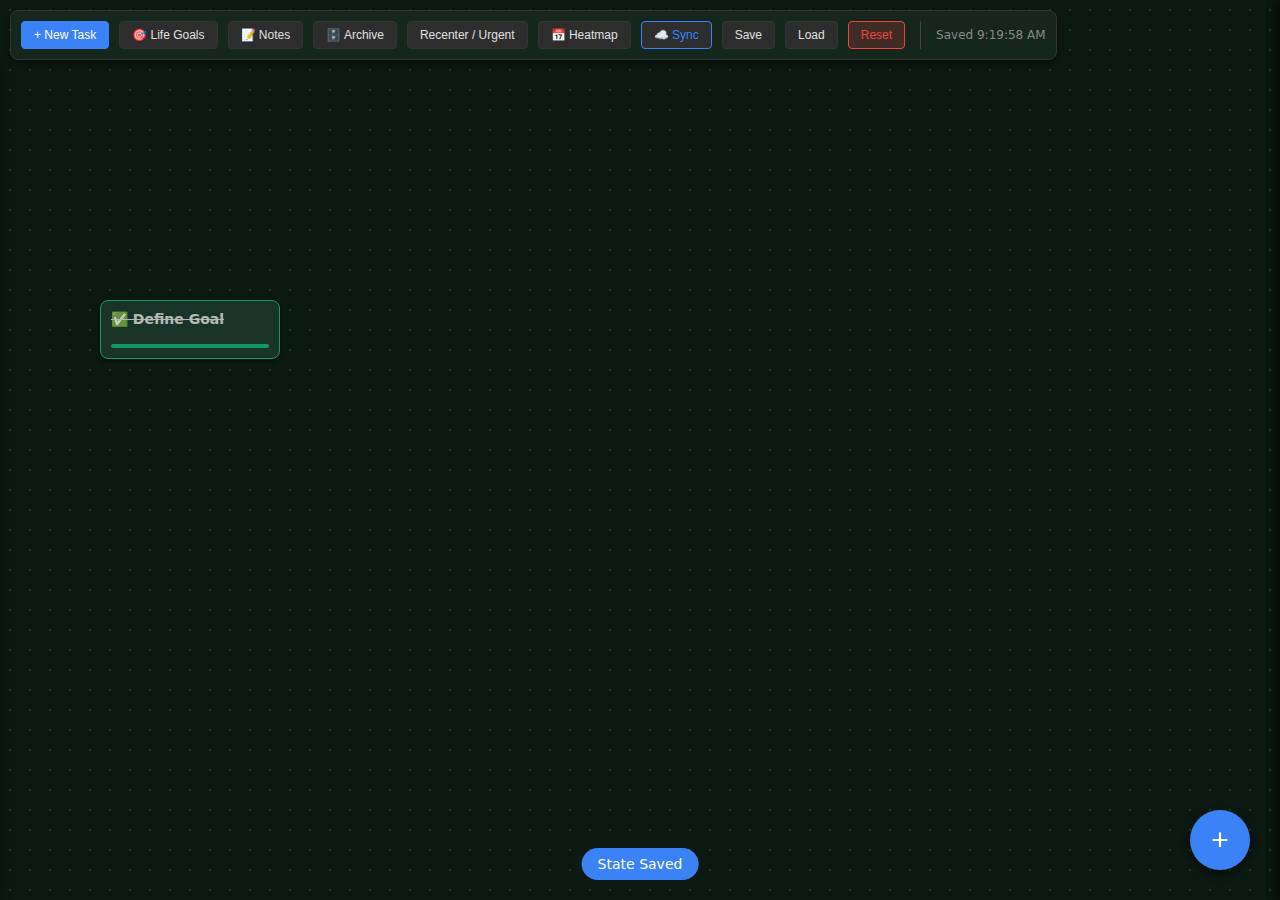
<file: Urgency Flow app with Github Gist Sync.html>
<!DOCTYPE html>
<html lang="en">
<head>
    <meta charset="UTF-8">
    <meta name="viewport" content="width=device-width, initial-scale=1.0, maximum-scale=1.0, user-scalable=no">
    <title>Urgency Flow: Project Management Edition</title>
    <style>
        :root {
            /* Calming Dark Green Theme */
            --bg-color: #0c1812;
            --dots-color: #24342b;
            --panel-bg: #15261d;
            
            /* Preserved Colors */
            --text-main: #e0e0e0;
            --text-muted: #a0a0a0;
            --accent: #3b82f6;
            --accent-hover: #2563eb;
            --border: #333;
            
            --node-bg: #2d2d2d;
            --node-border: #444;
            --node-selected: #3b82f6;
            
            /* Logic Colors */
            --critical-path: #ffd700; /* Gold */
            --ready-color: #10b981;   /* Green */
            --blocked-color: #ef4444; /* Red */
            --soft-dep-color: #888;
        }

        * { box-sizing: border-box; }

        body {
            margin: 0;
            font-family: 'Inter', system-ui, -apple-system, sans-serif;
            background-color: var(--bg-color);
            background-image: radial-gradient(var(--dots-color) 1px, transparent 1px);
            background-size: 20px 20px;
            color: var(--text-main);
            overflow: hidden;
            height: 100vh;
            width: 100vw;
            display: flex;
            touch-action: none;
        }

        /* --- UI LAYOUT --- */
        #toolbar {
            position: absolute;
            top: 10px;
            left: 10px;
            background: var(--panel-bg);
            padding: 10px;
            border-radius: 8px;
            box-shadow: 0 4px 6px rgba(0,0,0,0.3);
            display: flex;
            gap: 10px;
            z-index: 100;
            border: 1px solid var(--border);
            flex-wrap: wrap;
        }

        #inspector {
            width: 350px;
            background: var(--panel-bg);
            border-left: 1px solid var(--border);
            display: flex;
            flex-direction: column;
            z-index: 50;
            position: absolute;
            right: 0;
            top: 0;
            bottom: 0;
            transition: transform 0.3s ease;
            box-shadow: -4px 0 10px rgba(0,0,0,0.2);
        }

        #inspector.hidden {
            transform: translateX(100%);
        }
        
        /* --- RIGHT SIDE PANELS (Notes & Archive) --- */
        .side-panel {
            width: 350px;
            background: #1a1a1a; 
            border-left: 1px solid var(--border);
            display: flex;
            flex-direction: column;
            z-index: 55; /* Above inspector */
            position: absolute;
            right: 0;
            top: 0;
            bottom: 0;
            transition: transform 0.3s ease;
            box-shadow: -4px 0 10px rgba(0,0,0,0.3);
        }
        
        .side-panel.hidden {
            transform: translateX(100%);
        }

        .panel-header-row {
            padding: 15px;
            border-bottom: 1px solid var(--border);
            display: flex;
            justify-content: space-between;
            align-items: center;
            background: #222;
        }
        
        .panel-list {
            flex-grow: 1;
            overflow-y: auto;
            padding: 10px;
        }

        /* --- NOTES STYLES --- */
        .note-card {
            background: #2d2d2d;
            border: 1px solid #444;
            border-radius: 6px;
            padding: 10px;
            margin-bottom: 8px;
            cursor: pointer;
            transition: border-color 0.2s;
        }
        .note-card:hover { border-color: var(--accent); }
        .note-card.active { border-color: var(--accent); background: #333; }
        .note-card-title { font-weight: bold; font-size: 13px; margin-bottom: 4px; color: #eee; }
        .note-card-preview { font-size: 11px; color: #aaa; white-space: nowrap; overflow: hidden; text-overflow: ellipsis; }
        .note-card-meta { font-size: 10px; color: #666; margin-top: 5px; display: flex; justify-content: space-between; align-items: center; }
        
        #note-editor {
            height: 300px;
            border-top: 1px solid var(--border);
            display: flex;
            flex-direction: column;
            background: #222;
            transition: height 0.3s;
        }
        #note-editor.hidden { height: 0; overflow: hidden; border: none; }
        .editor-toolbar { padding: 8px; display: flex; justify-content: space-between; background: #2a2a2a; }
        #note-title-input { background: transparent; border: none; color: white; font-weight: bold; font-size: 14px; width: 100%; padding: 5px; }
        #note-body-input { flex-grow: 1; background: #1a1a1a; border: none; color: #ddd; padding: 10px; resize: none; font-family: sans-serif; font-size: 13px; line-height: 1.5; }
        #note-body-input:focus { outline: none; }

        /* --- ARCHIVE STYLES --- */
        .archive-item {
            background: rgba(255, 255, 255, 0.03);
            border: 1px solid #333;
            border-radius: 6px;
            padding: 10px;
            margin-bottom: 8px;
            cursor: pointer;
            display: flex;
            justify-content: space-between;
            align-items: center;
        }
        .archive-item:hover { background: rgba(255, 255, 255, 0.08); }
        .archive-item.selected { border-color: var(--accent); background: #2a2a2a; }
        .archive-info { font-size: 13px; color: #aaa; }
        .archive-date { font-size: 10px; color: #666; display: block; margin-top: 3px; }

        /* --- GOALS PANEL (LEFT) --- */
        #goals-panel {
            width: 380px; 
            background: #112019; 
            border-right: 1px solid var(--border);
            display: flex;
            flex-direction: column;
            z-index: 45; 
            position: absolute;
            left: 0;
            top: 60px;
            bottom: 0;
            transition: transform 0.3s ease;
            box-shadow: 4px 0 10px rgba(0,0,0,0.2);
        }
        #goals-panel.hidden { transform: translateX(-100%); }
        .goals-header { padding: 15px; border-bottom: 1px solid var(--border); background: rgba(0,0,0,0.3); }
        .year-nav { display: flex; justify-content: space-between; align-items: center; margin-bottom: 15px; background: rgba(255,255,255,0.05); padding: 5px; border-radius: 6px; }
        .year-title { font-size: 18px; font-weight: 800; color: #fff; letter-spacing: 1px; }
        .goal-tree { flex-grow: 1; overflow-y: auto; padding: 15px; }
        .goal-node { margin-bottom: 5px; position: relative; }
        .goal-content { display: flex; align-items: center; padding: 6px 10px; border-radius: 6px; background: rgba(255,255,255,0.03); border: 1px solid transparent; transition: all 0.2s; }
        .goal-content:hover { background: rgba(255,255,255,0.08); border-color: #444; }
        .goal-caret { width: 20px; height: 20px; display: flex; align-items: center; justify-content: center; cursor: pointer; color: #888; font-size: 10px; margin-right: 5px; border-radius: 4px; transition: all 0.2s; }
        .goal-caret:hover { background: rgba(255,255,255,0.1); color: #fff; }
        .goal-caret.collapsed { transform: rotate(-90deg); }
        .goal-caret.invisible { opacity: 0; pointer-events: none; }
        .goal-text { flex-grow: 1; font-size: 13px; background: transparent; border: none; color: #ddd; padding: 4px; border-bottom: 1px solid transparent; transition: border 0.2s; }
        .goal-text:focus { outline: none; border-bottom-color: var(--accent); color: #fff; }
        .goal-actions { display: flex; gap: 2px; opacity: 0; transition: opacity 0.2s; margin-left: 8px; }
        .goal-content:hover .goal-actions { opacity: 1; }
        .goal-btn { width: 24px; height: 24px; display: flex; align-items: center; justify-content: center; border-radius: 4px; cursor: pointer; color: #888; font-size: 14px; }
        .goal-btn:hover { background: rgba(255,255,255,0.1); color: #fff; }
        .goal-btn.add:hover { color: var(--ready-color); background: rgba(16, 185, 129, 0.1); }
        .goal-btn.move:hover { color: var(--accent); background: rgba(59, 130, 246, 0.1); }
        .goal-btn.del:hover { color: var(--blocked-color); background: rgba(239, 68, 68, 0.1); }
        .goal-children { margin-left: 10px; padding-left: 10px; border-left: 1px solid #333; margin-top: 4px; }
        .goal-children.hidden { display: none; }

        /* --- MAIN LAYOUT --- */
        #graph-container {
            flex-grow: 1;
            position: relative;
            overflow: hidden;
            cursor: grab;
            touch-action: none;
        }
        #graph-container:active { cursor: grabbing; }
        svg { position: absolute; top: 0; left: 0; width: 100%; height: 100%; pointer-events: none; z-index: 1; }
        path { fill: none; stroke-width: 2; transition: stroke 0.3s, stroke-width 0.3s; }
        path.soft { stroke-dasharray: 5, 5; }
        path.critical { stroke: var(--critical-path) !important; stroke-width: 3; filter: drop-shadow(0 0 3px var(--critical-path)); }
        
        /* SELECTION BOX */
        #selection-rect {
            position: absolute;
            border: 1px dashed var(--accent);
            background: rgba(59, 130, 246, 0.1);
            z-index: 1000;
            pointer-events: none;
            display: none;
        }

        /* --- NODES --- */
        .node { position: absolute; width: 180px; background: var(--node-bg); border: 1px solid var(--node-border); border-radius: 8px; padding: 10px; user-select: none; cursor: pointer; z-index: 10; box-shadow: 0 2px 5px rgba(0,0,0,0.5); transition: box-shadow 0.2s, border-color 0.2s, opacity 0.3s; display: flex; flex-direction: column; gap: 5px; }
        .node:hover { box-shadow: 0 5px 15px rgba(0,0,0,0.6); border-color: #666; }
        .node.selected { border: 2px solid var(--node-selected); box-shadow: 0 0 0 2px rgba(59, 130, 246, 0.3); }
        .node.critical { border-color: var(--critical-path); box-shadow: 0 0 10px rgba(255, 215, 0, 0.2); }
        .node.critical-urgent { border-color: #ff4d4d; box-shadow: 0 0 15px rgba(255, 77, 77, 0.4); }
        .node.blocked { opacity: 0.6; border-style: dashed; }
        .node.completed { background: #1e3a2f; border-color: #10b981; text-decoration: line-through; opacity: 0.8; }
        .node-header { display: flex; justify-content: space-between; align-items: flex-start; font-size: 14px; font-weight: 600; }
        .node-meta { display: flex; gap: 5px; font-size: 10px; margin-top: 2px; flex-wrap: wrap; }
        .badge { padding: 2px 4px; border-radius: 4px; background: #333; color: #aaa; }
        .badge.critical-badge { background: rgba(255, 215, 0, 0.2); color: var(--critical-path); }
        .badge.urgent-badge { background: rgba(239, 68, 68, 0.2); color: #ef4444; font-weight: bold; }
        .badge.weight { background: rgba(59, 130, 246, 0.2); color: var(--accent); }
        .badge.date-badge { background: #2c2c2c; border: 1px solid #444; color: #ccc; }
        .badge.time-badge { background: #374151; color: #e5e7eb; font-family: monospace; display: flex; align-items: center; gap: 3px; }
        .badge.time-badge.active { background: #991b1b; color: white; border: 1px solid #ef4444; animation: pulse 2s infinite; }
        .icon-lock { color: var(--blocked-color); }
        .node-timer-control { position: absolute; top: -10px; right: -10px; width: 26px; height: 26px; border-radius: 50%; background: #2d2d2d; border: 2px solid var(--border); color: white; display: flex; align-items: center; justify-content: center; cursor: pointer; opacity: 0; transition: all 0.2s; z-index: 20; box-shadow: 0 2px 5px rgba(0,0,0,0.5); }
        .node:hover .node-timer-control, .node-timer-control.running { opacity: 1; }
        .node-timer-control.play { background: #059669; border-color: #059669; }
        .node-timer-control.stop { background: #b91c1c; border-color: #b91c1c; animation: pulse-red 2s infinite; }
        .progress-container { height: 4px; background: #444; border-radius: 2px; margin-top: 5px; overflow: hidden; }
        .progress-bar { height: 100%; background: var(--ready-color); width: 0%; transition: width 0.3s; }

        /* --- PANEL COMMON --- */
        .panel-header { padding: 15px; border-bottom: 1px solid var(--border); font-weight: bold; display: flex; justify-content: space-between; align-items: center; }
        .panel-content { padding: 15px; overflow-y: auto; flex-grow: 1; display: flex; flex-direction: column; }
        .form-group { margin-bottom: 15px; }
        label { display: block; font-size: 12px; margin-bottom: 5px; color: var(--text-muted); }
        input[type="text"], input[type="number"], input[type="date"], textarea, select { width: 100%; background: #121212; border: 1px solid var(--border); color: var(--text-main); padding: 8px; border-radius: 4px; font-family: inherit; }
        input:focus, textarea:focus, select:focus { outline: none; border-color: var(--accent); }
        .btn { background: var(--node-bg); border: 1px solid var(--border); color: var(--text-main); padding: 6px 12px; border-radius: 4px; cursor: pointer; font-size: 12px; transition: background 0.2s; }
        .btn:hover { background: #3a3a3a; }
        .btn-primary { background: var(--accent); border-color: var(--accent); color: white; }
        .btn-primary:hover { background: var(--accent-hover); }
        .btn-danger { background: rgba(239, 68, 68, 0.2); border-color: var(--blocked-color); color: var(--blocked-color); }
        .btn-urgent { background: rgba(239, 68, 68, 0.1); border-color: #ef4444; color: #ef4444; }
        .btn-urgent.active { background: #ef4444; color: white; }
        .btn-timer { width: 100%; padding: 10px; font-weight: bold; display: flex; align-items: center; justify-content: center; gap: 8px; background: #059669; color: white; border: none; }
        .btn-timer.running { background: #b91c1c; }
        .log-container { max-height: 150px; overflow-y: auto; border: 1px solid #333; border-radius: 4px; padding: 5px; background: #111; }
        .log-item { display: flex; justify-content: space-between; font-size: 11px; color: #aaa; padding: 3px 0; border-bottom: 1px solid #222; }
        .subtask-item { display: flex; align-items: center; gap: 8px; margin-bottom: 5px; padding: 5px; background: #252526; border-radius: 4px; }
        .dep-item { display: flex; justify-content: space-between; align-items: center; background: #252526; padding: 5px 8px; margin-bottom: 4px; border-radius: 4px; font-size: 12px; }
        .dep-controls { display: flex; gap: 5px; }
        .toggle-soft { cursor: pointer; opacity: 0.5; }
        .toggle-soft.active { opacity: 1; color: var(--accent); font-weight: bold; }

        #notification { position: fixed; bottom: 20px; left: 50%; transform: translateX(-50%); background: var(--accent); color: white; padding: 8px 16px; border-radius: 20px; font-size: 14px; opacity: 0; transition: opacity 0.3s; pointer-events: none; z-index: 200; }
        
        #heatmap-overlay { position: fixed; top: 0; left: 0; width: 100vw; height: 100vh; background: rgba(12, 24, 18, 0.95); z-index: 150; display: flex; flex-direction: column; align-items: center; justify-content: center; padding: 40px; }
        #heatmap-overlay.hidden { display: none; }
        .heatmap-header { width: 100%; max-width: 1000px; display: flex; justify-content: space-between; margin-bottom: 20px; align-items: center; }
        .heatmap-controls { display: flex; align-items: center; gap: 15px; }
        .heatmap-grid { display: grid; grid-template-columns: repeat(auto-fill, minmax(120px, 1fr)); gap: 10px; width: 100%; max-width: 1000px; max-height: 80vh; overflow-y: auto; }
        .heatmap-month-container { margin-bottom: 20px; }
        .heatmap-month-title { font-weight: bold; margin-bottom: 5px; color: var(--text-muted); }
        .heatmap-month-grid { display: grid; grid-template-columns: repeat(7, 1fr); gap: 4px; }
        .day-cell { aspect-ratio: 1; background: #222; border-radius: 2px; font-size: 9px; display: flex; align-items: center; justify-content: center; color: #555; position: relative; cursor: default; }
        .day-cell.active { cursor: pointer; color: #fff; font-weight: bold; }
        .level-1 { background: #1e3a8a; } .level-2 { background: #1d4ed8; } .level-3 { background: #2563eb; } .level-4 { background: #3b82f6; } .level-5 { background: #60a5fa; }
        .day-tooltip { position: absolute; bottom: 120%; left: 50%; transform: translateX(-50%); background: #333; padding: 5px 8px; border-radius: 4px; white-space: nowrap; font-size: 11px; pointer-events: none; opacity: 0; transition: opacity 0.2s; z-index: 10; box-shadow: 0 2px 10px rgba(0,0,0,0.5); }
        .day-cell:hover .day-tooltip { opacity: 1; }

        #fab-inbox { position: fixed; bottom: 30px; right: 30px; width: 60px; height: 60px; border-radius: 50%; background: var(--accent); color: white; font-size: 30px; border: none; box-shadow: 0 4px 10px rgba(0,0,0,0.5); cursor: pointer; z-index: 100; display: flex; align-items: center; justify-content: center; transition: transform 0.2s, background 0.2s; }
        #fab-inbox:hover { transform: scale(1.1); background: var(--accent-hover); }

        #inbox-panel { position: fixed; bottom: 100px; right: 30px; width: 320px; background: var(--panel-bg); border: 1px solid var(--border); border-radius: 8px; display: flex; flex-direction: column; box-shadow: 0 5px 20px rgba(0,0,0,0.5); z-index: 99; transform-origin: bottom right; transition: transform 0.2s ease, opacity 0.2s ease; }
        #inbox-panel.hidden { transform: scale(0.9); opacity: 0; pointer-events: none; }
        .inbox-header { padding: 12px 15px; background: rgba(0,0,0,0.2); border-bottom: 1px solid var(--border); font-weight: 600; display: flex; justify-content: space-between; align-items: center; }
        .inbox-list { max-height: 300px; overflow-y: auto; padding: 10px; display: flex; flex-direction: column; gap: 5px; }
        .inbox-item { background: rgba(255,255,255,0.05); padding: 8px; border-radius: 4px; display: flex; justify-content: space-between; align-items: center; font-size: 13px; gap: 10px; }
        .inbox-item:hover { background: rgba(255,255,255,0.08); }
        .inbox-item span:first-child { word-break: break-word; flex: 1; min-width: 0; line-height: 1.4; }
        .inbox-actions { display: flex; gap: 8px; flex-shrink: 0; }
        .inbox-btn { cursor: pointer; opacity: 0.6; font-size: 14px; padding: 2px; }
        .inbox-btn:hover { opacity: 1; }
        .promote-btn { color: var(--ready-color); }
        .promote-goal-btn { color: var(--critical-path); } 
        .delete-btn { color: var(--blocked-color); }
        .inbox-footer { padding: 10px; border-top: 1px solid var(--border); display: flex; gap: 5px; }

        /* --- SYNC PANEL --- */
        #sync-panel { position: fixed; top: 70px; left: 10px; width: 300px; background: var(--panel-bg); border: 1px solid var(--border); border-radius: 8px; z-index: 110; box-shadow: 0 5px 20px rgba(0,0,0,0.5); padding: 15px; display: flex; flex-direction: column; gap: 10px; transition: transform 0.2s, opacity 0.2s; }
        #sync-panel.hidden { transform: translateY(-20px); opacity: 0; pointer-events: none; }
        .sync-header { font-weight: bold; border-bottom: 1px solid var(--border); padding-bottom: 8px; display: flex; justify-content: space-between; }
        .sync-info { font-size: 11px; color: #888; margin-bottom: 8px; line-height: 1.4; }
        .sync-status { font-size: 12px; margin-top: 5px; color: var(--accent); }

        @media (max-width: 600px) {
            #inspector { width: 100%; }
            #goals-panel { width: 100%; top: 120px; }
            #notes-panel, #archive-panel { width: 100%; }
            #sync-panel { left: 50%; transform: translateX(-50%); width: 90%; }
            #sync-panel.hidden { transform: translate(-50%, -20px); }
        }

    </style>
</head>
<body>

    <!-- Toolbar -->
    <div id="toolbar">
        <button class="btn btn-primary" onclick="addNode()">+ New Task</button>
        <button class="btn" onclick="toggleGoals()">🎯 Life Goals</button>
        <button class="btn" onclick="toggleNotesPanel()">📝 Notes</button>
        <button class="btn" onclick="toggleArchivePanel()">🗄️ Archive</button>
        <button class="btn" onclick="fitView()">Recenter / Urgent</button>
        <button class="btn" onclick="toggleHeatmap()">📅 Heatmap</button>
        <button class="btn" style="border-color: var(--accent); color: var(--accent);" onclick="toggleSyncPanel()">☁️ Sync</button>
        <button class="btn" onclick="saveData(true)">Save</button>
        <button class="btn" onclick="document.getElementById('file-input').click()">Load</button>
        <button class="btn btn-danger" onclick="clearData()">Reset</button>
        <div style="border-left: 1px solid #444; margin: 0 5px;"></div>
        <div id="status-indicator" style="font-size: 12px; color: #888; align-self: center;">Auto-saved</div>
    </div>

    <!-- Hidden File Input -->
    <input type="file" id="file-input" style="display:none" onchange="loadFile(this)">

    <!-- Main Graph Area -->
    <div id="graph-container">
        <div id="transform-layer" style="transform-origin: 0 0; position: absolute; top:0; left:0; width:100%; height:100%;">
            <svg id="connections"></svg>
            <div id="nodes-layer"></div>
        </div>
    </div>
    
    <!-- Selection Box -->
    <div id="selection-rect"></div>

    <!-- Sync Panel -->
    <div id="sync-panel" class="hidden">
        <div class="sync-header">
            <span>☁️ GitHub Gist Sync</span>
            <span style="cursor:pointer" onclick="toggleSyncPanel()">✕</span>
        </div>
        <div class="sync-info">
            Enter your GitHub Personal Access Token to sync data across devices via a private Gist.
        </div>
        <div class="form-group">
            <label>GitHub Token (Repo/Gist Scope)</label>
            <input type="password" id="github-token" placeholder="ghp_xxxxxxxxxxxx" onchange="saveGithubToken(this.value)">
        </div>
        <div class="form-group">
            <label>Gist ID (Auto-filled on Push)</label>
            <input type="text" id="gist-id" placeholder="Autogenerated..." readonly>
        </div>
        <div style="display:flex; gap:10px;">
            <button class="btn" style="flex:1" onclick="pullFromGist()">⬇ Pull</button>
            <button class="btn btn-primary" style="flex:1" onclick="pushToGist()">⬆ Push</button>
        </div>
        <div id="sync-status" class="sync-status"></div>
    </div>

    <!-- Life Goals Panel (Left) -->
    <div id="goals-panel" class="hidden">
        <div class="goals-header">
            <div class="year-nav">
                <button class="btn" onclick="changeGoalYear(-1)">&lt;</button>
                <span id="goals-year-display" class="year-title">2024</span>
                <button class="btn" onclick="changeGoalYear(1)">&gt;</button>
            </div>
            <div style="display:flex; gap:5px">
                <input type="text" id="new-goal-input" placeholder="New root goal..." onkeypress="if(event.key==='Enter') addRootGoal()">
                <button class="btn btn-primary" onclick="addRootGoal()">Add</button>
            </div>
        </div>
        <div class="goal-tree" id="goal-tree-container">
            <!-- Dynamic Goals -->
        </div>
    </div>

    <!-- Notes Panel (Right) -->
    <div id="notes-panel" class="hidden side-panel">
        <div class="panel-header-row">
            <span>📝 Notes</span>
            <button class="btn" onclick="toggleNotesPanel()">✕</button>
        </div>
        <div class="panel-list" id="notes-list-container">
            <!-- Note Items -->
        </div>
        <div style="padding: 10px; border-top: 1px solid #333;">
            <button class="btn btn-primary" style="width:100%" onclick="createNewNote()">+ Create Independent Note</button>
        </div>
        <div id="note-editor" class="hidden">
            <div class="editor-toolbar">
                <button class="btn btn-danger" onclick="deleteCurrentNote()">Delete</button>
                <button class="btn" onclick="closeNoteEditor()">Done</button>
            </div>
            <input type="text" id="note-title-input" placeholder="Note Title" oninput="saveCurrentNote()">
            <textarea id="note-body-input" placeholder="Type your note here..." oninput="saveCurrentNote()"></textarea>
        </div>
    </div>

    <!-- Archive Panel (Right) -->
    <div id="archive-panel" class="hidden side-panel">
        <div class="panel-header-row">
            <span>🗄️ Completed & Archived</span>
            <button class="btn" onclick="toggleArchivePanel()">✕</button>
        </div>
        <div style="padding: 10px; font-size: 11px; color: #888; border-bottom: 1px solid #333;">
            Tasks are auto-archived here 15 days after completion.
        </div>
        <div class="panel-list" id="archive-list-container">
            <!-- Archived Items -->
        </div>
    </div>

    <!-- Inbox FAB -->
    <button id="fab-inbox" onclick="toggleInbox()">+</button>

    <!-- Inbox Panel -->
    <div id="inbox-panel" class="hidden">
        <div class="inbox-header">
            <span>Inbox (Ideas)</span>
            <span style="cursor:pointer; font-size:18px" onclick="toggleInbox()">×</span>
        </div>
        <div class="inbox-list" id="inbox-list">
            <!-- Dynamic items -->
        </div>
        <div class="inbox-footer">
            <input type="text" id="inbox-input" placeholder="Quick task..." onkeypress="if(event.key==='Enter') addToInbox()">
            <button class="btn btn-primary" onclick="addToInbox()">Add</button>
        </div>
    </div>

    <!-- Right Sidebar / Inspector -->
    <div id="inspector" class="hidden">
        <div class="panel-header">
            <span id="insp-title">Task Details</span>
            <button class="btn" onclick="deselectNode()">✕</button>
        </div>
        <div class="panel-content" id="insp-content">
            <!-- Dynamic Content Injected Here -->
        </div>
    </div>
    
    <!-- Heatmap Overlay -->
    <div id="heatmap-overlay" class="hidden">
        <div class="heatmap-header">
            <div class="heatmap-controls">
                <button class="btn" onclick="changeHeatmapYear(-1)">&lt; Prev Year</button>
                <h2 id="heatmap-title" style="margin: 0;">2024 Heatmap</h2>
                <button class="btn" onclick="changeHeatmapYear(1)">Next Year &gt;</button>
            </div>
            <button class="btn" onclick="toggleHeatmap()">Close</button>
        </div>
        <div id="heatmap-container" class="heatmap-grid" style="display: block;">
            <!-- Generated Grid -->
        </div>
    </div>

    <!-- Notification Toast -->
    <div id="notification">State Saved</div>

<script>
    // --- STATE MANAGEMENT ---
    let nodes = [];
    let archivedNodes = [];
    let inbox = []; 
    let lifeGoals = {}; 
    let notes = []; 
    let currentGoalYear = new Date().getFullYear();
    let selectedNodeId = null; // Single node selection (for inspector)
    let selectedIds = new Set(); // Multi-selection (for highlighting/dragging)
    let currentEditingNoteId = null;
    let scale = 1;
    let panX = 0;
    let panY = 0;
    
    // Sync State
    let githubToken = '';
    let gistId = '';
    const GIST_FILENAME = 'urgency_flow_data.json';
    
    // Auto-Archive Constant
    const ARCHIVE_THRESHOLD_MS = 15 * 24 * 60 * 60 * 1000; // 15 Days
    
    // Interaction State
    let isDragging = false;
    let isPanning = false;
    let isBoxSelecting = false;
    let dragStartX, dragStartY;
    let draggedNodeId = null;
    
    // Box Selection
    let boxSelectStart = { x: 0, y: 0 };
    
    let lastTouchX = 0, lastTouchY = 0;
    let initialPinchDist = null;
    let initialScale = 1;
    let pinchStartCenter = { x: 0, y: 0 };
    let pinchStartPan = { x: 0, y: 0 };
    let currentHeatmapYear = new Date().getFullYear();

    // --- INITIALIZATION ---
    document.addEventListener('DOMContentLoaded', () => {
        loadFromStorage();
        if (nodes.length === 0 && inbox.length === 0 && Object.keys(lifeGoals).length === 0 && archivedNodes.length === 0) {
            initDemoData();
        }
        
        // Sync UI Init
        if(githubToken) document.getElementById('github-token').value = githubToken;
        if(gistId) document.getElementById('gist-id').value = gistId;
        
        checkAutoArchive(); 
        updateCalculations();
        render(); 
        renderInbox();
        renderGoals(); 
        setupInteractions();
        
        setInterval(tickTimers, 1000);
        setInterval(checkAutoArchive, 60000); 
    });
    
    // --- GITHUB SYNC LOGIC ---
    function toggleSyncPanel() {
        const panel = document.getElementById('sync-panel');
        if(panel.classList.contains('hidden')) panel.classList.remove('hidden');
        else panel.classList.add('hidden');
    }
    
    function saveGithubToken(val) {
        githubToken = val.trim();
        saveToStorage();
        setSyncStatus('Token saved locally.');
    }
    
    function setSyncStatus(msg, isError = false) {
        const el = document.getElementById('sync-status');
        el.style.color = isError ? '#ef4444' : 'var(--accent)';
        el.innerText = msg;
    }

    async function pushToGist() {
        if (!githubToken) return setSyncStatus('Error: Missing GitHub Token', true);
        setSyncStatus('Pushing to GitHub...');
        
        const content = JSON.stringify({ nodes, archivedNodes, inbox, lifeGoals, notes }, null, 2);
        
        const files = {};
        files[GIST_FILENAME] = { content: content };
        
        try {
            let url = 'https://api.github.com/gists';
            let method = 'POST';
            
            // If we already have an ID, update it
            if (gistId) {
                url = `https://api.github.com/gists/${gistId}`;
                method = 'PATCH';
            }
            
            const response = await fetch(url, {
                method: method,
                headers: {
                    'Authorization': `token ${githubToken}`,
                    'Accept': 'application/vnd.github.v3+json'
                },
                body: JSON.stringify({
                    description: 'Urgency Flow Data Backup',
                    public: false,
                    files: files
                })
            });
            
            if (!response.ok) throw new Error('GitHub API Error: ' + response.statusText);
            
            const data = await response.json();
            gistId = data.id;
            document.getElementById('gist-id').value = gistId;
            saveToStorage(); // Save the Gist ID
            setSyncStatus(`Success! Saved to Gist: ${gistId.substring(0,6)}...`);
            
        } catch (e) {
            console.error(e);
            setSyncStatus('Sync Failed: ' + e.message, true);
        }
    }

    async function pullFromGist() {
        if (!githubToken) return setSyncStatus('Error: Missing GitHub Token', true);
        setSyncStatus('Searching for Gist...');
        
        try {
            // If we don't have an ID, list user's gists to find it
            if (!gistId) {
                const listResp = await fetch('https://api.github.com/gists', {
                    headers: { 'Authorization': `token ${githubToken}` }
                });
                if (!listResp.ok) throw new Error('Could not list Gists');
                const gists = await listResp.json();
                const found = gists.find(g => g.files[GIST_FILENAME]);
                if (found) {
                    gistId = found.id;
                    document.getElementById('gist-id').value = gistId;
                    setSyncStatus('Found existing Gist. Downloading...');
                } else {
                    return setSyncStatus('No Gist found. Push first.', true);
                }
            }
            
            // Fetch content
            const resp = await fetch(`https://api.github.com/gists/${gistId}`, {
                headers: { 'Authorization': `token ${githubToken}` }
            });
            
            if (!resp.ok) throw new Error('Fetch failed');
            const data = await resp.json();
            const fileContent = data.files[GIST_FILENAME].content;
            const parsed = JSON.parse(fileContent);
            
            // Restore Data
            if (parsed.nodes) nodes = parsed.nodes;
            if (parsed.archivedNodes) archivedNodes = parsed.archivedNodes;
            if (parsed.inbox) inbox = parsed.inbox;
            if (parsed.lifeGoals) lifeGoals = parsed.lifeGoals;
            if (parsed.notes) notes = parsed.notes;
            
            // Sanitize & Render
            nodes.forEach(n => { if(!n.dependencies) n.dependencies = []; });
            saveToStorage();
            updateCalculations();
            render();
            renderInbox();
            renderGoals();
            
            setSyncStatus('Pull Complete! Data updated.');
            
        } catch (e) {
            console.error(e);
            setSyncStatus('Pull Failed: ' + e.message, true);
        }
    }

    // --- DATA STRUCTURE ---
    function createNode(x, y, title = 'New Task') {
        return {
            id: 'task_' + Date.now() + Math.random().toString(36).substr(2, 5),
            title: title,
            description: '',
            x: x || 100,
            y: y || 100,
            duration: 1, 
            dueDate: '', 
            syncDurationDate: true, 
            completed: false,
            completedDate: null, 
            isManualUrgent: false,
            dependencies: [], 
            subtasks: [],
            activeTimerStart: null,
            timeLogs: []
        };
    }

    function createGoal(text) {
        return {
            id: 'goal_' + Date.now() + Math.random().toString(36).substr(2, 5),
            text: text,
            collapsed: false,
            children: []
        };
    }
    
    function createNoteObject(title, body = "", taskId = null) {
        return {
            id: 'note_' + Date.now() + Math.random().toString(36).substr(2, 5),
            title: title || "New Note",
            body: body,
            taskId: taskId,
            timestamp: Date.now()
        };
    }

    function initDemoData() {
        const today = new Date().toISOString().split('T')[0];
        nodes = [
            {
                id: '1', title: 'Define Goal', x: 100, y: 300, completed: true, completedDate: Date.now(), duration: 1, dueDate: '', syncDurationDate: true, isManualUrgent: false,
                dependencies: [], subtasks: [{text: 'Brainstorm', done: true}],
                activeTimerStart: null, timeLogs: [] 
            }
        ];
        inbox = [ { id: 'inbox_1', title: 'Check Emails' } ];
        lifeGoals[currentGoalYear] = [
            {
                id: 'g1', text: 'Health & Fitness', collapsed: false, children: [
                    { id: 'g2', text: 'Run a Marathon', collapsed: false, children: [] }
                ]
            }
        ];
        notes = [
            createNoteObject("Project Ideas", "1. Better colors\n2. Mobile support", null)
        ];
        saveToStorage();
    }

    // --- ARCHIVE LOGIC ---
    function checkAutoArchive() {
        const now = Date.now();
        let changed = false;
        const activeNodes = [];
        nodes.forEach(n => {
            if (n.completed && n.completedDate && (now - n.completedDate > ARCHIVE_THRESHOLD_MS)) {
                archivedNodes.push(n);
                changed = true;
            } else {
                activeNodes.push(n);
            }
        });
        
        if (changed) {
            nodes = activeNodes;
            saveToStorage();
            render();
            if(!document.getElementById('archive-panel').classList.contains('hidden')) {
                renderArchiveList();
            }
            if(selectedNodeId && !nodes.find(n => n.id === selectedNodeId) && !archivedNodes.find(n => n.id === selectedNodeId)) {
                deselectNode();
            }
        }
    }

    function toggleArchivePanel() {
        const panel = document.getElementById('archive-panel');
        if(panel.classList.contains('hidden')) {
            panel.classList.remove('hidden');
            document.getElementById('notes-panel').classList.add('hidden'); 
            renderArchiveList();
        } else {
            panel.classList.add('hidden');
        }
    }

    function renderArchiveList() {
        const container = document.getElementById('archive-list-container');
        container.innerHTML = '';
        const sorted = [...archivedNodes].sort((a,b) => (b.completedDate || 0) - (a.completedDate || 0));
        
        if (sorted.length === 0) {
            container.innerHTML = '<div style="text-align:center; color:#666; padding:20px;">No archived tasks.</div>';
            return;
        }

        sorted.forEach(node => {
            const el = document.createElement('div');
            el.className = 'archive-item';
            if(selectedNodeId === node.id) el.classList.add('selected');
            const dateStr = node.completedDate ? new Date(node.completedDate).toLocaleDateString() : 'Unknown';
            el.innerHTML = `<div><div>${node.title}</div><span class="archive-date">Completed: ${dateStr}</span></div><div class="archive-info">✅</div>`;
            el.onclick = () => selectNode(node.id); 
            container.appendChild(el);
        });
    }

    // --- NOTES LOGIC ---
    
    function toggleNotesPanel() {
        const panel = document.getElementById('notes-panel');
        if(panel.classList.contains('hidden')) {
            panel.classList.remove('hidden');
            document.getElementById('archive-panel').classList.add('hidden'); 
            renderNotesList();
        } else {
            panel.classList.add('hidden');
        }
    }
    
    window.jumpToTask = function(id) {
        let node = nodes.find(n => n.id === id);
        let isArchived = false;
        if(!node) {
            node = archivedNodes.find(n => n.id === id);
            isArchived = true;
        }
        if(!node) return;
        selectNode(id);
        
        if (!isArchived) {
            scale = 1; 
            const nodeCenterX = node.x + 90;
            const nodeCenterY = node.y + 50;
            const screenCenterX = window.innerWidth / 2;
            const screenCenterY = window.innerHeight / 2;
            panX = screenCenterX - nodeCenterX;
            panY = screenCenterY - nodeCenterY;
            updateTransform();
        } else {
            const n = document.getElementById('notification');
            n.innerText = "Viewing Archived Task";
            n.style.opacity = '1';
            setTimeout(() => n.style.opacity = '0', 1500);
            const archPanel = document.getElementById('archive-panel');
            if(archPanel.classList.contains('hidden')) toggleArchivePanel();
        }
        document.getElementById('notes-panel').classList.add('hidden');
    }

    function renderNotesList() {
        const container = document.getElementById('notes-list-container');
        container.innerHTML = '';
        const sortedNotes = [...notes].sort((a,b) => b.timestamp - a.timestamp);
        if (sortedNotes.length === 0) {
            container.innerHTML = '<div style="text-align:center; color:#666; padding:20px;">No notes yet.</div>';
            return;
        }
        sortedNotes.forEach(note => {
            const el = document.createElement('div');
            el.className = 'note-card';
            if(note.id === currentEditingNoteId) el.classList.add('active');
            let linkedTaskName = '<span style="color:#666">📄 Independent</span>';
            if (note.taskId) {
                const task = nodes.find(n => n.id === note.taskId) || archivedNodes.find(n => n.id === note.taskId);
                if(task) {
                    linkedTaskName = `<span style="cursor:pointer; color:var(--accent); text-decoration:underline;" onclick="event.stopPropagation(); jumpToTask('${task.id}')">🔗 ${task.title}</span>`;
                } else {
                    linkedTaskName = '<span style="color:#666">🔗 (Deleted Task)</span>';
                }
            }
            el.innerHTML = `<div class="note-card-title">${note.title || '(Untitled)'}</div><div class="note-card-preview">${note.body || '<i>No content</i>'}</div><div class="note-card-meta">${linkedTaskName}<span>${new Date(note.timestamp).toLocaleDateString()}</span></div>`;
            el.onclick = () => openNoteEditor(note.id);
            container.appendChild(el);
        });
    }

    function createNewNote(taskId = null) {
        const newNote = createNoteObject("New Note", "", taskId);
        notes.push(newNote);
        saveToStorage();
        const panel = document.getElementById('notes-panel');
        if(panel.classList.contains('hidden')) toggleNotesPanel();
        openNoteEditor(newNote.id);
        renderNotesList();
        if(taskId && selectedNodeId === taskId) updateInspector();
    }

    function openNoteEditor(noteId) {
        const note = notes.find(n => n.id === noteId);
        if(!note) return;
        const panel = document.getElementById('notes-panel');
        if (panel.classList.contains('hidden')) {
            panel.classList.remove('hidden');
            renderNotesList(); 
        }
        currentEditingNoteId = noteId;
        const editor = document.getElementById('note-editor');
        editor.classList.remove('hidden');
        document.getElementById('note-title-input').value = note.title;
        document.getElementById('note-body-input').value = note.body;
        renderNotesList(); 
    }

    function saveCurrentNote() {
        if(!currentEditingNoteId) return;
        const note = notes.find(n => n.id === currentEditingNoteId);
        if(!note) return;
        note.title = document.getElementById('note-title-input').value;
        note.body = document.getElementById('note-body-input').value;
        note.timestamp = Date.now();
        saveToStorage();
    }
    
    function closeNoteEditor() {
        document.getElementById('note-editor').classList.add('hidden');
        currentEditingNoteId = null;
        renderNotesList();
        if(selectedNodeId) updateInspector();
    }

    function deleteCurrentNote() {
        if(!currentEditingNoteId) return;
        if(confirm("Delete this note?")) {
            notes = notes.filter(n => n.id !== currentEditingNoteId);
            closeNoteEditor();
            saveToStorage();
            if(selectedNodeId) updateInspector();
        }
    }

    // --- LIFE GOALS LOGIC ---
    function toggleGoals() {
        const panel = document.getElementById('goals-panel');
        if(panel.classList.contains('hidden')) {
            panel.classList.remove('hidden');
            renderGoals();
        } else {
            panel.classList.add('hidden');
        }
    }
    function changeGoalYear(delta) { currentGoalYear += delta; renderGoals(); }
    function renderGoals() {
        const container = document.getElementById('goal-tree-container');
        document.getElementById('goals-year-display').innerText = currentGoalYear;
        container.innerHTML = '';
        if (!lifeGoals[currentGoalYear]) lifeGoals[currentGoalYear] = [];
        const goals = lifeGoals[currentGoalYear];
        if(goals.length === 0) { container.innerHTML = '<div style="text-align:center; color:#666; font-size:12px; margin-top:20px;">No goals for ' + currentGoalYear + '</div>'; return; }
        const buildTree = (goalList, level) => {
            const wrapper = document.createElement('div');
            goalList.forEach(goal => {
                const nodeDiv = document.createElement('div'); nodeDiv.className = 'goal-node';
                const content = document.createElement('div'); content.className = 'goal-content';
                const caret = document.createElement('span'); caret.className = 'goal-caret';
                if(goal.children.length === 0) caret.classList.add('invisible');
                if(goal.collapsed) caret.classList.add('collapsed');
                caret.innerText = '▼'; caret.onclick = (e) => { e.stopPropagation(); toggleGoalCollapse(goal); };
                const textSpan = document.createElement('input'); textSpan.className = 'goal-text'; textSpan.value = goal.text; textSpan.onchange = (e) => { goal.text = e.target.value; saveToStorage(); };
                const actions = document.createElement('div'); actions.className = 'goal-actions';
                if (level < 5) { const addBtn = document.createElement('div'); addBtn.className = 'goal-btn add'; addBtn.innerHTML = '+'; addBtn.title = "Add Subgoal"; addBtn.onclick = (e) => { e.stopPropagation(); addSubGoal(goal); }; actions.appendChild(addBtn); }
                const moveBtn = document.createElement('div'); moveBtn.className = 'goal-btn move'; moveBtn.innerHTML = '📅'; moveBtn.title = "Move to another year"; moveBtn.onclick = (e) => { e.stopPropagation(); moveGoalYear(goal); }; actions.appendChild(moveBtn);
                const delBtn = document.createElement('div'); delBtn.className = 'goal-btn del'; delBtn.innerHTML = '✕'; delBtn.title = "Delete Goal"; delBtn.onclick = (e) => { e.stopPropagation(); deleteGoal(goal, goalList); }; actions.appendChild(delBtn);
                content.appendChild(caret); content.appendChild(textSpan); content.appendChild(actions); nodeDiv.appendChild(content);
                const childrenContainer = document.createElement('div'); childrenContainer.className = 'goal-children ' + (goal.collapsed ? 'hidden' : '');
                if (goal.children.length > 0) { childrenContainer.appendChild(buildTree(goal.children, level + 1)); }
                nodeDiv.appendChild(childrenContainer); wrapper.appendChild(nodeDiv);
            });
            return wrapper;
        };
        container.appendChild(buildTree(goals, 1));
    }
    function addRootGoal() { const input = document.getElementById('new-goal-input'); const val = input.value.trim(); if(val) { if(!lifeGoals[currentGoalYear]) lifeGoals[currentGoalYear] = []; lifeGoals[currentGoalYear].push(createGoal(val)); input.value = ''; renderGoals(); saveToStorage(); } }
    function addSubGoal(parentGoal) { parentGoal.children.push(createGoal("New Subgoal")); parentGoal.collapsed = false; renderGoals(); saveToStorage(); }
    function deleteGoal(goal, parentList) { if (!parentList || !goal) return; if(confirm("Delete goal '" + goal.text + "'?")) { const idx = parentList.indexOf(goal); if(idx > -1) parentList.splice(idx, 1); renderGoals(); saveToStorage(); } }
    function toggleGoalCollapse(goal) { goal.collapsed = !goal.collapsed; renderGoals(); saveToStorage(); }
    function moveGoalYear(goal) { const yearStr = prompt("Move '" + goal.text + "' to which year?", currentGoalYear + 1); const year = parseInt(yearStr); if(!isNaN(year)) { if(recursiveRemoveGoal(lifeGoals[currentGoalYear], goal.id)) { if(!lifeGoals[year]) lifeGoals[year] = []; lifeGoals[year].push(goal); renderGoals(); saveToStorage(); alert(`Moved to ${year}`); } else { alert("Could not find goal to move."); } } }
    function recursiveRemoveGoal(list, id) { if (!list) return false; for(let i=0; i<list.length; i++) { if(list[i].id === id) { list.splice(i, 1); return true; } if(list[i].children && list[i].children.length > 0) { if(recursiveRemoveGoal(list[i].children, id)) return true; } } return false; }

    // --- LOGIC ENGINE ---
    function getDaysFromToday(dateStr) { if (!dateStr) return Infinity; const today = new Date(); today.setHours(0,0,0,0); const due = new Date(dateStr); return Math.ceil((due - today) / (1000 * 60 * 60 * 24)); }
    function updateCalculations() {
        nodes.forEach(n => { n._isBlocked = false; n._isReady = false; n._isCritical = false; n._isUrgent = false; n._isManualUrgentPath = false; n._downstreamWeight = 0; n._earliestStart = 0; n._earliestFinish = 0; n._latestFinish = Infinity; n._slack = 0; });
        nodes.forEach(n => { if (n.completed) return; const hardParents = n.dependencies.filter(d => d.type === 'hard').map(d => nodes.find(p => p.id === d.id)).filter(p => p); if (hardParents.length === 0) n._isReady = true; else { const allDone = hardParents.every(p => p.completed); n._isBlocked = !allDone; n._isReady = allDone; } });
        const getDescendants = (id, visited = new Set()) => { let count = 0; nodes.forEach(n => { if (n.dependencies.some(d => d.id === id) && !visited.has(n.id)) { visited.add(n.id); count += 1 + getDescendants(n.id, visited); } }); return count; };
        nodes.forEach(n => { n._downstreamWeight = getDescendants(n.id); });
        let changed = true; let iterations = 0;
        while(changed && iterations < nodes.length + 2) { changed = false; nodes.forEach(n => { let maxPrevEF = 0; n.dependencies.forEach(dep => { const parent = nodes.find(p => p.id === dep.id); if (parent && parent._earliestFinish > maxPrevEF) maxPrevEF = parent._earliestFinish; }); const effDuration = n.completed ? 0 : (n.duration || 1); const newES = maxPrevEF; const newEF = newES + effDuration; if (n._earliestStart !== newES || n._earliestFinish !== newEF) { n._earliestStart = newES; n._earliestFinish = newEF; changed = true; } }); iterations++; }
        const projectDuration = Math.max(...nodes.map(n => n._earliestFinish), 0);
        changed = true; iterations = 0; nodes.forEach(n => n._latestFinish = Infinity);
        while(changed && iterations < nodes.length + 2) { changed = false; nodes.forEach(n => { const children = nodes.filter(c => c.dependencies.some(d => d.id === n.id)); let derivedLF = Infinity; if (children.length === 0) derivedLF = projectDuration; else { const minChildLS = Math.min(...children.map(c => { const cDur = c.completed ? 0 : (c.duration || 1); return c._latestFinish - cDur; })); derivedLF = minChildLS; } if (n.dueDate) { const daysUntilDue = getDaysFromToday(n.dueDate); if (daysUntilDue < derivedLF) derivedLF = daysUntilDue; } if (n._latestFinish !== derivedLF) { n._latestFinish = derivedLF; changed = true; } }); iterations++; }
        const propagateUrgency = (id) => { const children = nodes.filter(c => c.dependencies.some(d => d.id === id)); children.forEach(child => { if (!child._isManualUrgentPath) { child._isManualUrgentPath = true; propagateUrgency(child.id); } }); };
        nodes.forEach(n => { if (n.isManualUrgent) { n._isManualUrgentPath = true; propagateUrgency(n.id); } });
        nodes.forEach(n => { const slack = n._latestFinish - n._earliestFinish; if (n.completed) { n._isCritical = false; n._isUrgent = false; } else { if (n._isManualUrgentPath) { n._isUrgent = true; n._isCritical = true; } else if (slack < 0) { n._isUrgent = true; n._isCritical = true; } else if (slack === 0) { n._isCritical = true; } } });
    }
    
    // --- TIME TRACKING LOGIC ---
    function getTotalTime(node) {
        let total = node.timeLogs.reduce((acc, log) => acc + log.duration, 0);
        if (node.activeTimerStart) total += (Date.now() - node.activeTimerStart);
        return total;
    }
    function formatTime(ms) {
        const seconds = Math.floor((ms / 1000) % 60); const minutes = Math.floor((ms / (1000 * 60)) % 60); const hours = Math.floor(ms / (1000 * 60 * 60));
        if (hours > 0) return `${hours}h ${minutes}m`; if (minutes > 0) return `${minutes}m ${seconds}s`; return `${seconds}s`;
    }
    function toggleTimer(id = null) {
        const targetId = id || selectedNodeId; if(!targetId) return;
        const node = nodes.find(n => n.id === targetId); if (!node) return;
        if (node.activeTimerStart) { const now = Date.now(); const dur = now - node.activeTimerStart; node.timeLogs.push({ start: node.activeTimerStart, end: now, duration: dur }); node.activeTimerStart = null; } 
        else { node.activeTimerStart = Date.now(); }
        saveToStorage(); render(); if(selectedNodeId === targetId) updateInspector();
    }
    window.handleNodeTimerClick = function(e, id) { e.stopPropagation(); toggleTimer(id); }

    // --- RENDERING ---
    function render() {
        const container = document.getElementById('nodes-layer'); const svg = document.getElementById('connections');
        container.innerHTML = ''; svg.innerHTML = '';
        
        nodes.forEach(node => {
            node.dependencies.forEach(dep => {
                const parent = nodes.find(n => n.id === dep.id); if (!parent) return; 
                const isCritical = node._isCritical && parent._isCritical && dep.type === 'hard' && !parent.completed; const isUrgentPath = node._isUrgent && parent._isUrgent;
                let color = '#666'; if (dep.type === 'soft') color = 'var(--soft-dep-color)'; if (isUrgentPath) color = '#ff4d4d'; else if (isCritical) color = 'var(--critical-path)';
                const width = (isCritical || isUrgentPath) ? 3 : 2;
                const path = document.createElementNS("http://www.w3.org/2000/svg", "path");
                const startX = parent.x + 180 + 2; const startY = parent.y + 40; const endX = node.x - 2; const endY = node.y + 40;
                const d = `M ${startX} ${startY} C ${startX + 50} ${startY}, ${endX - 50} ${endY}, ${endX} ${endY}`;
                path.setAttribute('d', d); path.setAttribute('stroke', color); path.setAttribute('stroke-width', width);
                if (dep.type === 'soft') path.classList.add('soft'); if (isCritical || isUrgentPath) path.classList.add('critical'); path.setAttribute('marker-end', 'url(#arrow)'); svg.appendChild(path);
            });
        });
        if (!document.getElementById('arrow')) { const defs = document.createElementNS("http://www.w3.org/2000/svg", "defs"); defs.innerHTML = `<marker id="arrow" markerWidth="10" markerHeight="7" refX="10" refY="3.5" orient="auto"><polygon points="0 0, 10 3.5, 0 7" fill="#666"/></marker>`; svg.appendChild(defs); }
        
        nodes.forEach(node => {
            const el = document.createElement('div'); el.className = 'node'; el.style.left = node.x + 'px'; el.style.top = node.y + 'px'; el.dataset.id = node.id;
            
            // Selection Logic
            if (node.id === selectedNodeId || selectedIds.has(node.id)) el.classList.add('selected');
            
            if (!node.completed) { if (node._isUrgent) el.classList.add('critical-urgent'); else if (node._isCritical) el.classList.add('critical'); if (node._isBlocked) el.classList.add('blocked'); }
            if (node.completed) el.classList.add('completed');
            let badgesHtml = '';
            if (!node.completed) { if (node._isUrgent) badgesHtml += `<span class="badge urgent-badge">URGENT</span>`; else if (node._isCritical) badgesHtml += `<span class="badge critical-badge">CP</span>`; if (node._downstreamWeight > 0) badgesHtml += `<span class="badge weight">⚡${node._downstreamWeight}</span>`; }
            const totalTime = getTotalTime(node); const isActive = !!node.activeTimerStart;
            if (totalTime > 0 || isActive) { badgesHtml += `<span class="badge time-badge ${isActive?'active':''}" data-node-id="${node.id}">${isActive ? '🔴' : '⏱'} ${formatTime(totalTime)}</span>`; }
            if (node.dueDate && !node.completed) { const due = new Date(node.dueDate); const today = new Date(); today.setHours(0,0,0,0); const isOverdue = due < today; const dateStr = due.toLocaleDateString(undefined, {month:'short', day:'numeric'}); const style = isOverdue ? 'background:#ef4444; color:white; border-color:#ef4444' : ''; badgesHtml += `<span class="badge date-badge" style="${style}">📅 ${dateStr}</span>`; }
            let icon = ''; if (node.completed) icon = '✅'; else if (node._isBlocked) icon = '<span class="icon-lock">🔒</span>';
            const totalSubs = node.subtasks.length; const doneSubs = node.subtasks.filter(s => s.done).length; const progress = totalSubs === 0 ? 0 : (doneSubs / totalSubs) * 100;
            const timerBtnIcon = isActive ? '<svg width="10" height="10" viewBox="0 0 24 24" fill="white"><path d="M6 6h12v12H6z"/></svg>' : '<svg width="10" height="10" viewBox="0 0 24 24" fill="white"><path d="M8 5v14l11-7z"/></svg>';
            const timerBtnClass = isActive ? 'node-timer-control stop running' : 'node-timer-control play';
            el.innerHTML = `<div class="${timerBtnClass}" onclick="handleNodeTimerClick(event, '${node.id}')" title="${isActive ? 'Stop Timer' : 'Start Timer'}">${timerBtnIcon}</div><div class="node-header"><span>${icon} ${node.title}</span></div><div class="node-meta">${badgesHtml}</div>${totalSubs > 0 ? `<div class="progress-container"><div class="progress-bar" style="width: ${progress}%"></div></div>` : ''}`;
            el.onmousedown = (e) => startNodeDrag(e, node.id); container.appendChild(el);
        });
    }

    // --- INTERACTIONS ---
    function setupInteractions() {
        const container = document.getElementById('graph-container');
        const selectionRect = document.getElementById('selection-rect');

        document.addEventListener('mousedown', (e) => {
            const panel = document.getElementById('inbox-panel'); const fab = document.getElementById('fab-inbox');
            if (!panel.classList.contains('hidden')) { if (!panel.contains(e.target) && !fab.contains(e.target)) toggleInbox(); }
            
            // Close sync panel on click out
            const sync = document.getElementById('sync-panel');
            const syncBtn = document.querySelector('button[onclick="toggleSyncPanel()"]');
            if (!sync.classList.contains('hidden') && !sync.contains(e.target) && e.target !== syncBtn) {
                sync.classList.add('hidden');
            }
        });
        
        container.addEventListener('mousedown', (e) => {
            // Check if clicking on background
            if (e.target === container || e.target.tagName === 'svg' || e.target.id === 'nodes-layer') {
                if (e.shiftKey) {
                    // Start Box Select
                    isBoxSelecting = true;
                    boxSelectStart = { x: e.clientX, y: e.clientY };
                    selectionRect.style.display = 'block';
                    selectionRect.style.left = e.clientX + 'px';
                    selectionRect.style.top = e.clientY + 'px';
                    selectionRect.style.width = '0px';
                    selectionRect.style.height = '0px';
                } else {
                    // Start Pan
                    isPanning = true; 
                    dragStartX = e.clientX - panX; 
                    dragStartY = e.clientY - panY;
                    
                    // Clear panels and selection
                    document.getElementById('goals-panel').classList.add('hidden');
                    document.getElementById('notes-panel').classList.add('hidden');
                    document.getElementById('archive-panel').classList.add('hidden');
                    deselectNode();
                }
            } 
        });

        window.addEventListener('mousemove', (e) => {
            if (isPanning) { 
                panX = e.clientX - dragStartX; 
                panY = e.clientY - dragStartY; 
                updateTransform(); 
            }
            if (isBoxSelecting) {
                const currentX = e.clientX;
                const currentY = e.clientY;
                
                const left = Math.min(boxSelectStart.x, currentX);
                const top = Math.min(boxSelectStart.y, currentY);
                const width = Math.abs(currentX - boxSelectStart.x);
                const height = Math.abs(currentY - boxSelectStart.y);
                
                selectionRect.style.left = left + 'px';
                selectionRect.style.top = top + 'px';
                selectionRect.style.width = width + 'px';
                selectionRect.style.height = height + 'px';
            }
            if (isDragging) {
                const currentX = (e.clientX - panX) / scale;
                const currentY = (e.clientY - panY) / scale;
                
                // Calculate Delta
                const dx = currentX - dragStartX;
                const dy = currentY - dragStartY;
                
                // Move ALL selected nodes
                if (selectedIds.size > 0) {
                    selectedIds.forEach(id => {
                        const node = nodes.find(n => n.id === id);
                        if (node) {
                            node.x += dx;
                            node.y += dy;
                        }
                    });
                } else if (draggedNodeId) {
                    // Fallback for single drag (should be covered by selectedIds, but safe to keep)
                     const node = nodes.find(n => n.id === draggedNodeId);
                     if(node) {
                         node.x += dx;
                         node.y += dy;
                     }
                }
                
                // Update start for next frame (relative movement)
                dragStartX = currentX;
                dragStartY = currentY;
                
                render();
            }
        });

        window.addEventListener('mouseup', (e) => { 
            if (isDragging) { 
                isDragging = false; 
                draggedNodeId = null; 
                saveToStorage(); 
            } 
            isPanning = false; 
            
            if (isBoxSelecting) {
                isBoxSelecting = false;
                selectionRect.style.display = 'none';
                finishBoxSelection(e.clientX, e.clientY);
            }
        });

        container.addEventListener('wheel', (e) => { e.preventDefault(); if (e.ctrlKey) { const zoomFactor = 0.002; const delta = -e.deltaY; scale = Math.min(Math.max(0.2, scale + (delta * zoomFactor * scale)), 3); } else { panX -= e.deltaX; panY -= e.deltaY; } updateTransform(); }, {passive: false});
        container.addEventListener('contextmenu', e => e.preventDefault());
        
        // Touch events omitted for brevity in this specific update (Box select is mouse-primary)
    }

    function finishBoxSelection(endX, endY) {
        // Calculate box in screen coords
        const rectLeft = Math.min(boxSelectStart.x, endX);
        const rectTop = Math.min(boxSelectStart.y, endY);
        const rectRight = Math.max(boxSelectStart.x, endX);
        const rectBottom = Math.max(boxSelectStart.y, endY);
        
        // Clear previous if not holding shift? Standard behavior is usually new selection
        // Let's clear unless Shift was held initially (which it was)
        // Actually, if simply dragging box, usually clears old selection.
        selectedIds.clear();
        
        nodes.forEach(node => {
            // Project node world coords to screen coords
            const screenX = (node.x * scale) + panX;
            const screenY = (node.y * scale) + panY;
            const width = 180 * scale; // Approx node width
            const height = 100 * scale; // Approx node height
            
            // Simple bounding box intersection
            if (screenX + width > rectLeft && screenX < rectRight &&
                screenY + height > rectTop && screenY < rectBottom) {
                selectedIds.add(node.id);
            }
        });
        
        if (selectedIds.size === 1) {
            selectNode(selectedIds.values().next().value);
        } else if (selectedIds.size > 1) {
            // Hide inspector for multi-selection
            selectedNodeId = null;
            document.getElementById('inspector').classList.add('hidden');
            render();
        } else {
            deselectNode();
        }
    }

    function startNodeDrag(e, id) { 
        e.stopPropagation(); 
        
        if (e.shiftKey) {
            // Multi-select toggle logic
            if (selectedIds.has(id)) {
                selectedIds.delete(id);
                if(selectedNodeId === id) selectedNodeId = null; // Hide inspector if primary deselected
            } else {
                selectedIds.add(id);
                // If it's the only one, show inspector
                if(selectedIds.size === 1) selectNode(id);
            }
        } else {
            // Normal click logic
            if (!selectedIds.has(id)) {
                // If clicking a node NOT in the group, reset group to just this node
                selectedIds.clear();
                selectedIds.add(id);
                selectNode(id);
            }
            // If clicking a node IN the group, do NOT clear (allows dragging the group)
        }
        
        // Prepare drag
        isDragging = true; 
        draggedNodeId = id; 
        
        // Record world coordinates start
        dragStartX = (e.clientX - panX) / scale;
        dragStartY = (e.clientY - panY) / scale;
        
        // Update UI
        if (selectedIds.size > 1) {
            document.getElementById('inspector').classList.add('hidden');
            render();
        }
    }

    function getPinchDistance(e) { return Math.hypot(e.touches[0].clientX - e.touches[1].clientX, e.touches[0].clientY - e.touches[1].clientY); }
    function getPinchCenter(e) { return { x: (e.touches[0].clientX + e.touches[1].clientX) / 2, y: (e.touches[0].clientY + e.touches[1].clientY) / 2 }; }
    function updateTransform() { document.getElementById('transform-layer').style.transform = `translate(${panX}px, ${panY}px) scale(${scale})`; }
    function fitView() {
        let target = nodes.find(n => n.isManualUrgent && !n.completed); if (!target) target = nodes.find(n => n._isUrgent && !n.completed); if (!target) target = nodes.find(n => n._isCritical && !n.completed); if (!target) target = nodes.find(n => !n.completed); if (!target && nodes.length > 0) target = nodes[0];
        if (target) { scale = 1; const nodeCenterX = target.x + 90; const nodeCenterY = target.y + 50; const screenCenterX = window.innerWidth / 2; const screenCenterY = window.innerHeight / 2; panX = screenCenterX - nodeCenterX; panY = screenCenterY - nodeCenterY; updateTransform(); const n = document.getElementById('notification'); n.innerText = "Focused on: " + target.title; n.style.opacity = '1'; setTimeout(() => n.style.opacity = '0', 1500); } else { panX = 0; panY = 0; scale = 1; updateTransform(); }
    }

    // --- NODE MANAGEMENT ---
    function addNode() { const worldX = (window.innerWidth/2 - panX) / scale - 90 + (Math.random()*40-20); const worldY = (window.innerHeight/2 - panY) / scale - 50 + (Math.random()*40-20); const n = createNode(worldX, worldY); nodes.push(n); selectNode(n.id); updateCalculations(); render(); saveToStorage(); }
    
    // Updated Select Node to search in archive too
    function selectNode(id) { 
        selectedNodeId = id; 
        selectedIds.clear(); // Ensure sync
        selectedIds.add(id);
        
        document.getElementById('inspector').classList.remove('hidden'); 
        render(); 
        if(document.getElementById('archive-panel').classList.contains('hidden') === false) renderArchiveList();
        updateInspector(); 
    }
    
    function deselectNode() { 
        selectedNodeId = null; 
        selectedIds.clear();
        document.getElementById('inspector').classList.add('hidden'); 
        render(); 
        if(document.getElementById('archive-panel').classList.contains('hidden') === false) renderArchiveList(); 
    }

    // --- INSPECTOR Logic ---
    function updateInspector() {
        const panel = document.getElementById('insp-content'); if (!selectedNodeId) return;
        // Search in active OR archived
        let node = nodes.find(n => n.id === selectedNodeId);
        let isArchived = false;
        if (!node) {
            node = archivedNodes.find(n => n.id === selectedNodeId);
            isArchived = true;
        }
        if (!node) return;
        
        const isRunning = !!node.activeTimerStart;
        const linkedNotes = notes.filter(n => n.taskId === node.id);

        panel.innerHTML = `
            ${isArchived ? '<div style="background:#333; color:#aaa; padding:8px; border-radius:4px; margin-bottom:10px; font-size:12px; text-align:center;">🔒 This task is archived. Uncheck "Completed" to restore.</div>' : ''}
            <div class="form-group"><label>Title</label><input type="text" value="${node.title}" oninput="updateNodeField('title', this.value)"></div>
            <div class="form-group" style="display:flex; gap:10px"><div style="flex:1"><label>Duration (Est. Days)</label><input type="number" value="${node.duration}" min="1" onchange="updateNodeField('duration', parseInt(this.value))"></div><div style="flex:1"><label>Status</label><button class="btn ${node.completed ? 'btn-primary' : ''}" style="width:100%" onclick="toggleCompletion()">${node.completed ? 'Completed' : 'Active'}</button></div></div>
            <div class="form-group" style="display:flex; align-items:center; gap:5px; margin-bottom: 10px;"><input type="checkbox" id="sync-toggle" ${node.syncDurationDate ? 'checked' : ''} onchange="updateNodeField('syncDurationDate', this.checked)" style="width:auto;"><label for="sync-toggle" style="margin:0; cursor:pointer; font-size:12px; color:var(--text-muted)">Link Duration & Due Date</label></div>
            <div class="form-group"><label>Due Date (Optional)</label><input type="date" value="${node.dueDate || ''}" onchange="updateNodeField('dueDate', this.value)"></div>
            <div class="form-group"><button class="btn btn-urgent ${node.isManualUrgent ? 'active' : ''}" style="width:100%" onclick="toggleUrgency()">${node.isManualUrgent ? '🔥 Marked as Urgent' : '🔥 Mark as Urgent'}</button><div style="font-size:10px; color:var(--text-muted); margin-top:4px;">Marks this task and all following steps as high priority.</div></div>
            <div class="form-group"><label>Dependencies (Prerequisites)</label><div id="dep-list">${node.dependencies.map(d => { const parent = nodes.find(n => n.id === d.id) || archivedNodes.find(n => n.id === d.id); return `<div class="dep-item"><span>${parent ? parent.title : 'Unknown/Archived'}</span><div class="dep-controls"><span class="toggle-soft ${d.type === 'soft' ? 'active' : ''}" onclick="toggleDepType('${d.id}')" title="Toggle Soft/Hard">${d.type === 'soft' ? 'Soft' : 'Hard'}</span><span style="cursor:pointer; color:#ef4444" onclick="removeDependency('${d.id}')">✕</span></div></div>`; }).join('')}</div><select id="add-dep-select" onchange="addDependency(this.value)" style="margin-top:5px"><option value="">+ Add Dependency...</option>${nodes.filter(n => n.id !== node.id && !node.dependencies.some(d => d.id === n.id)).map(n => `<option value="${n.id}">${n.title}</option>`).join('')}</select></div>
            <div class="form-group"><label>Subtasks</label><div id="subtask-list">${node.subtasks.map((st, idx) => `<div class="subtask-item"><input type="checkbox" ${st.done ? 'checked' : ''} onchange="toggleSubtask(${idx})"><input type="text" value="${st.text}" onchange="updateSubtaskText(${idx}, this.value)" style="border:none; background:transparent; width:100%; color: inherit"><span onclick="removeSubtask(${idx})" style="cursor:pointer; color:#666">✕</span></div>`).join('')}</div><button class="btn" style="width:100%; margin-top:5px" onclick="addSubtask()">+ Add Subtask</button></div>
            
            <div class="form-group" style="border: 1px solid #333; padding: 10px; border-radius: 6px; background: rgba(0,0,0,0.1);">
                <label>Linked Notes</label>
                <div style="margin-bottom:5px;">
                    ${linkedNotes.length === 0 ? '<span style="color:#666; font-size:11px;">No linked notes</span>' : ''}
                    ${linkedNotes.map(note => `
                        <div class="note-card" style="padding:6px; margin-bottom:4px;" onclick="openNoteEditor('${note.id}')">
                            <div class="note-card-title" style="font-size:12px;">${note.title || '(Untitled)'}</div>
                            <div class="note-card-preview" style="font-size:10px;">${note.body.substring(0,40)}...</div>
                        </div>
                    `).join('')}
                </div>
                <button class="btn" style="width:100%" onclick="createNewNote('${node.id}')">+ Add Note</button>
            </div>

            <hr style="border-color:#333; margin: 20px 0;">
            <div style="display:flex; gap:10px; margin-bottom: 20px;"><button class="btn" style="flex:1; border-color:var(--accent); color:var(--accent);" onclick="demoteToInbox()">⬇ Move to Inbox</button><button class="btn btn-danger" style="flex:1" onclick="deleteSelectedNode()">Delete</button></div>
            <div class="form-group" style="border: 1px solid #333; padding: 10px; border-radius: 6px; background: rgba(0,0,0,0.2);"><label>Time Tracking</label><button class="btn-timer ${isRunning ? 'running' : ''}" onclick="toggleTimer()"><span id="timer-btn-text">${isRunning ? 'Stop Timer' : 'Start Timer'}</span></button><div style="margin-top:5px; font-size:11px; color:#aaa; display:flex; justify-content:space-between"><span>Total Tracked:</span><span style="color:#fff; font-weight:bold">${formatTime(getTotalTime(node))}</span></div>${node.timeLogs.length > 0 ? `<div style="margin-top:5px;"><label style="font-size:10px;">History</label><div class="log-container">${node.timeLogs.slice().reverse().map(log => `<div class="log-item"><span>${new Date(log.start).toLocaleDateString()}</span><span>${formatTime(log.duration)}</span></div>`).join('')}</div></div>` : ''}</div>
        `;
    }

    function updateNodeField(field, value) {
        let node = nodes.find(n => n.id === selectedNodeId) || archivedNodes.find(n => n.id === selectedNodeId);
        if (node) {
            node[field] = value;
            const today = new Date(); today.setHours(0,0,0,0);
            if (node.syncDurationDate) {
                if (field === 'duration') { const days = parseInt(value); if (!isNaN(days) && days > 0) { const newDate = new Date(today); newDate.setDate(today.getDate() + days); const yyyy = newDate.getFullYear(); const mm = String(newDate.getMonth() + 1).padStart(2, '0'); const dd = String(newDate.getDate()).padStart(2, '0'); node.dueDate = `${yyyy}-${mm}-${dd}`; const dateInput = document.querySelector('input[type="date"]'); if(dateInput) dateInput.value = node.dueDate; } } 
                else if (field === 'dueDate') { if (value) { const due = new Date(value); const diffTime = due - today; let diffDays = Math.ceil(diffTime / (1000 * 60 * 60 * 24)); if (diffDays < 1) diffDays = 1; node.duration = diffDays; const durInput = document.querySelector('input[type="number"]'); if(durInput) durInput.value = diffDays; } }
            }
            if (field === 'duration' || field === 'dueDate' || field === 'syncDurationDate') updateCalculations();
            render(); saveToStorage();
        }
    }
    
    function toggleCompletion() {
        let node = nodes.find(n => n.id === selectedNodeId);
        let inArchive = false;
        
        if (!node) {
            node = archivedNodes.find(n => n.id === selectedNodeId);
            inArchive = true;
        }

        if (node) {
            node.completed = !node.completed;
            
            if (node.completed) {
                node.completedDate = Date.now();
            } else {
                node.completedDate = null;
                // RESTORE FROM ARCHIVE
                if(inArchive) {
                    archivedNodes = archivedNodes.filter(n => n.id !== node.id);
                    nodes.push(node);
                    renderArchiveList();
                }
            }
            
            updateCalculations();
            render();
            updateInspector(); 
            saveToStorage();
        }
    }
    
    // Generic wrappers that handle active nodes only (usually) - dependencies generally need active nodes to visualize properly
    function toggleUrgency() { const node = nodes.find(n => n.id === selectedNodeId); if (node) { node.isManualUrgent = !node.isManualUrgent; updateCalculations(); render(); updateInspector(); saveToStorage(); } }
    function addDependency(parentId) { if (!parentId) return; const node = nodes.find(n => n.id === selectedNodeId); if (node) { node.dependencies.push({ id: parentId, type: 'hard' }); updateCalculations(); render(); updateInspector(); saveToStorage(); } }
    function removeDependency(parentId) { const node = nodes.find(n => n.id === selectedNodeId); if (node) { node.dependencies = node.dependencies.filter(d => d.id !== parentId); updateCalculations(); render(); updateInspector(); saveToStorage(); } }
    function toggleDepType(parentId) { const node = nodes.find(n => n.id === selectedNodeId); if (node) { const dep = node.dependencies.find(d => d.id === parentId); dep.type = dep.type === 'hard' ? 'soft' : 'hard'; updateCalculations(); render(); updateInspector(); saveToStorage(); } }
    function addSubtask() { const node = nodes.find(n => n.id === selectedNodeId) || archivedNodes.find(n => n.id === selectedNodeId); if (node) { node.subtasks.push({ text: 'New Step', done: false }); render(); updateInspector(); saveToStorage(); } }
    function toggleSubtask(index) { const node = nodes.find(n => n.id === selectedNodeId) || archivedNodes.find(n => n.id === selectedNodeId); if (node) { node.subtasks[index].done = !node.subtasks[index].done; render(); saveToStorage(); } }
    function updateSubtaskText(index, val) { const node = nodes.find(n => n.id === selectedNodeId) || archivedNodes.find(n => n.id === selectedNodeId); node.subtasks[index].text = val; saveToStorage(); }
    function removeSubtask(index) { const node = nodes.find(n => n.id === selectedNodeId) || archivedNodes.find(n => n.id === selectedNodeId); node.subtasks.splice(index, 1); render(); updateInspector(); saveToStorage(); }
    
    function deleteSelectedNode() { 
        if (!selectedNodeId) return; 
        if (!confirm('Delete this task completely?')) return; 
        
        nodes = nodes.filter(n => n.id !== selectedNodeId); 
        archivedNodes = archivedNodes.filter(n => n.id !== selectedNodeId);
        
        // Clean deps
        nodes.forEach(n => { n.dependencies = n.dependencies.filter(d => d.id !== selectedNodeId); });
        
        deselectNode(); 
        updateCalculations(); 
        render(); 
        renderArchiveList();
        saveToStorage(); 
    }
    
    function toggleHeatmap() { const overlay = document.getElementById('heatmap-overlay'); const isHidden = overlay.classList.contains('hidden'); if (isHidden) { overlay.classList.remove('hidden'); renderHeatmap(); } else { overlay.classList.add('hidden'); } }
    function changeHeatmapYear(delta) { currentHeatmapYear += delta; renderHeatmap(); }
    function renderHeatmap() {
        const container = document.getElementById('heatmap-container'); document.getElementById('heatmap-title').textContent = `${currentHeatmapYear} Heatmap`; container.innerHTML = '';
        const year = currentHeatmapYear; const months = [ "January", "February", "March", "April", "May", "June", "July", "August", "September", "October", "November", "December" ];
        const counts = {}; 
        // Heatmap includes BOTH active and archived tasks
        [...nodes, ...archivedNodes].forEach(n => { if (n.dueDate) { counts[n.dueDate] = (counts[n.dueDate] || 0) + 1; } });
        months.forEach((mName, mIdx) => {
            const monthDiv = document.createElement('div'); monthDiv.className = 'heatmap-month-container';
            const title = document.createElement('div'); title.className = 'heatmap-month-title'; title.textContent = mName; monthDiv.appendChild(title);
            const grid = document.createElement('div'); grid.className = 'heatmap-month-grid';
            const daysInMonth = new Date(year, mIdx + 1, 0).getDate(); const firstDayDow = new Date(year, mIdx, 1).getDay(); 
            for(let i=0; i<firstDayDow; i++) { const empty = document.createElement('div'); empty.className = 'day-cell'; empty.style.background = 'transparent'; grid.appendChild(empty); }
            for(let d=1; d<=daysInMonth; d++) {
                const cell = document.createElement('div'); cell.className = 'day-cell'; cell.textContent = d;
                const dateStr = `${year}-${String(mIdx+1).padStart(2,'0')}-${String(d).padStart(2,'0')}`;
                if (counts[dateStr]) {
                    const count = counts[dateStr]; cell.classList.add('active'); if(count === 1) cell.classList.add('level-1'); else if(count === 2) cell.classList.add('level-2'); else if(count === 3) cell.classList.add('level-3'); else if(count === 4) cell.classList.add('level-4'); else cell.classList.add('level-5');
                    const tip = document.createElement('div'); tip.className = 'day-tooltip'; 
                    const taskNames = [...nodes, ...archivedNodes].filter(n => n.dueDate === dateStr).map(n => n.title).join(', '); 
                    tip.textContent = `${count} tasks: ${taskNames}`; cell.appendChild(tip);
                }
                grid.appendChild(cell);
            }
            monthDiv.appendChild(grid); container.appendChild(monthDiv);
        });
    }

    // --- STORAGE & PERSISTENCE ---
    function saveToStorage() { const data = { nodes, archivedNodes, inbox, lifeGoals, notes, githubToken, gistId }; localStorage.setItem('urgencyFlowData', JSON.stringify(data)); showNotification(); }
    
    function loadFromStorage() {
        const data = localStorage.getItem('urgencyFlowData');
        if (data) {
            try {
                const parsed = JSON.parse(data);
                if (Array.isArray(parsed)) { nodes = parsed; inbox = []; lifeGoals = {}; notes = []; archivedNodes = []; } 
                else { 
                    nodes = parsed.nodes || []; 
                    inbox = parsed.inbox || []; 
                    lifeGoals = parsed.lifeGoals || {}; 
                    notes = parsed.notes || []; 
                    archivedNodes = parsed.archivedNodes || [];
                    githubToken = parsed.githubToken || '';
                    gistId = parsed.gistId || '';
                }
                
                const sanitize = (list) => {
                    list.forEach(n => {
                        if (!n.dependencies) n.dependencies = []; if (n.parentIds) { n.dependencies = n.parentIds.map(pid => ({id: pid, type: 'hard'})); delete n.parentIds; }
                        if (!n.subtasks) n.subtasks = []; if (!n.dueDate) n.dueDate = ''; if (n.syncDurationDate === undefined) n.syncDurationDate = true; 
                        if (n.isManualUrgent === undefined) n.isManualUrgent = false; if (n.timeLogs === undefined) n.timeLogs = []; if (n.activeTimerStart === undefined) n.activeTimerStart = null; 
                        if (n.completedDate === undefined) {
                            if (n.completed) n.completedDate = Date.now();
                            else n.completedDate = null;
                        }
                    });
                };
                
                sanitize(nodes);
                sanitize(archivedNodes);
                
            } catch (e) { console.error("Save data corrupted", e); }
        }
    }
    
    // --- GENERIC INBOX/ETC LOGIC (Unchanged but ensuring functions exist) ---
    function toggleInbox() { const panel = document.getElementById('inbox-panel'); if (panel.classList.contains('hidden')) { panel.classList.remove('hidden'); setTimeout(() => document.getElementById('inbox-input').focus(), 100); } else { panel.classList.add('hidden'); } }
    function renderInbox() {
        const list = document.getElementById('inbox-list'); list.innerHTML = '';
        if (inbox.length === 0) { list.innerHTML = '<div style="color:var(--text-muted); text-align:center; padding:20px;">No pending tasks</div>'; return; }
        inbox.forEach((item, index) => {
            const el = document.createElement('div'); el.className = 'inbox-item';
            el.innerHTML = `<span>${item.title}</span><div class="inbox-actions"><span class="inbox-btn promote-btn" onclick="promoteInboxTask(${index})" title="Move to Board">⬆</span><span class="inbox-btn promote-goal-btn" onclick="promoteInboxToGoal(${index})" title="Move to Goals">🎯</span><span class="inbox-btn delete-btn" onclick="deleteInboxTask(${index})" title="Delete">✕</span></div>`;
            list.appendChild(el);
        });
    }
    function addToInbox() { const input = document.getElementById('inbox-input'); const val = input.value.trim(); if (val) { inbox.push({ id: 'inbox_' + Date.now(), title: val }); input.value = ''; renderInbox(); saveToStorage(); } }
    function deleteInboxTask(index) { inbox.splice(index, 1); renderInbox(); saveToStorage(); }
    function promoteInboxTask(index) { const item = inbox[index]; const worldX = (window.innerWidth/2 - panX) / scale - 90; const worldY = (window.innerHeight/2 - panY) / scale - 50; const newNode = createNode(worldX, worldY, item.title); inbox.splice(index, 1); nodes.push(newNode); renderInbox(); updateCalculations(); render(); selectNode(newNode.id); saveToStorage(); }
    function promoteInboxToGoal(index) { const item = inbox[index]; if(!lifeGoals[currentGoalYear]) lifeGoals[currentGoalYear] = []; lifeGoals[currentGoalYear].push(createGoal(item.title)); inbox.splice(index, 1); renderInbox(); renderGoals(); const panel = document.getElementById('goals-panel'); if(panel.classList.contains('hidden')) panel.classList.remove('hidden'); saveToStorage(); }
    function demoteToInbox() { if (!selectedNodeId) return; const node = nodes.find(n => n.id === selectedNodeId); if (!node) return; inbox.push({ id: 'inbox_' + Date.now(), title: node.title }); nodes = nodes.filter(n => n.id !== selectedNodeId); nodes.forEach(n => { n.dependencies = n.dependencies.filter(d => d.id !== selectedNodeId); }); deselectNode(); updateCalculations(); render(); renderInbox(); const panel = document.getElementById('inbox-panel'); if (panel.classList.contains('hidden')) toggleInbox(); saveToStorage(); const n = document.getElementById('notification'); n.innerText = "Moved to Inbox"; n.style.opacity = '1'; setTimeout(() => n.style.opacity = '0', 1500); }
    function saveData(download = false) { const data = JSON.stringify({nodes, archivedNodes, inbox, lifeGoals, notes}, null, 2); if (download) { const blob = new Blob([data], {type: 'application/json'}); const url = URL.createObjectURL(blob); const a = document.createElement('a'); a.href = url; a.download = 'life-tasks-backup.json'; a.click(); } }
    function loadFile(input) {
        const file = input.files[0]; if (!file) return;
        const reader = new FileReader();
        reader.onload = function(e) {
            try {
                const parsed = JSON.parse(e.target.result);
                if (Array.isArray(parsed)) { nodes = parsed; inbox = []; lifeGoals = {}; notes = []; archivedNodes = []; } 
                else { nodes = parsed.nodes || []; inbox = parsed.inbox || []; lifeGoals = parsed.lifeGoals || {}; notes = parsed.notes || []; archivedNodes = parsed.archivedNodes || []; }
                nodes.forEach(n => { if(!n.dependencies) n.dependencies = []; if(!n.subtasks) n.subtasks = []; if(!n.dueDate) n.dueDate = ''; if (n.syncDurationDate === undefined) n.syncDurationDate = true; if (n.isManualUrgent === undefined) n.isManualUrgent = false; if (n.timeLogs === undefined) n.timeLogs = []; if (n.activeTimerStart === undefined) n.activeTimerStart = null; if (n.completedDate === undefined) { if (n.completed) n.completedDate = Date.now(); else n.completedDate = null; } });
                archivedNodes.forEach(n => { if(!n.dependencies) n.dependencies = []; if(!n.subtasks) n.subtasks = []; });
                updateCalculations(); render(); renderInbox(); renderGoals(); saveToStorage(); alert("File loaded successfully!");
            } catch (err) { alert("Error parsing JSON"); }
        }; reader.readAsText(file);
    }
    function clearData() { if(confirm("Are you sure you want to clear all tasks? This cannot be undone.")) { nodes = []; archivedNodes = []; inbox = []; lifeGoals = {}; notes = []; localStorage.removeItem('urgencyFlowData'); render(); renderInbox(); renderGoals(); deselectNode(); } }
    function showNotification() { const n = document.getElementById('notification'); n.style.opacity = '1'; setTimeout(() => n.style.opacity = '0', 1500); document.getElementById('status-indicator').innerText = "Saved " + new Date().toLocaleTimeString(); }
    
    // --- TIMERS ---
    function tickTimers() {
        nodes.forEach(node => {
            if (node.activeTimerStart) {
                const badge = document.querySelector(`.time-badge[data-node-id="${node.id}"]`);
                if (badge) { badge.innerHTML = `🔴 ${formatTime(getTotalTime(node))}`; badge.classList.add('active'); }
                if (selectedNodeId === node.id) { const btnText = document.getElementById('timer-btn-text'); if (btnText) btnText.innerText = `Stop Timer (${formatTime(Date.now() - node.activeTimerStart)})`; }
            }
        });
    }

</script>
</body>
</html>
</file>
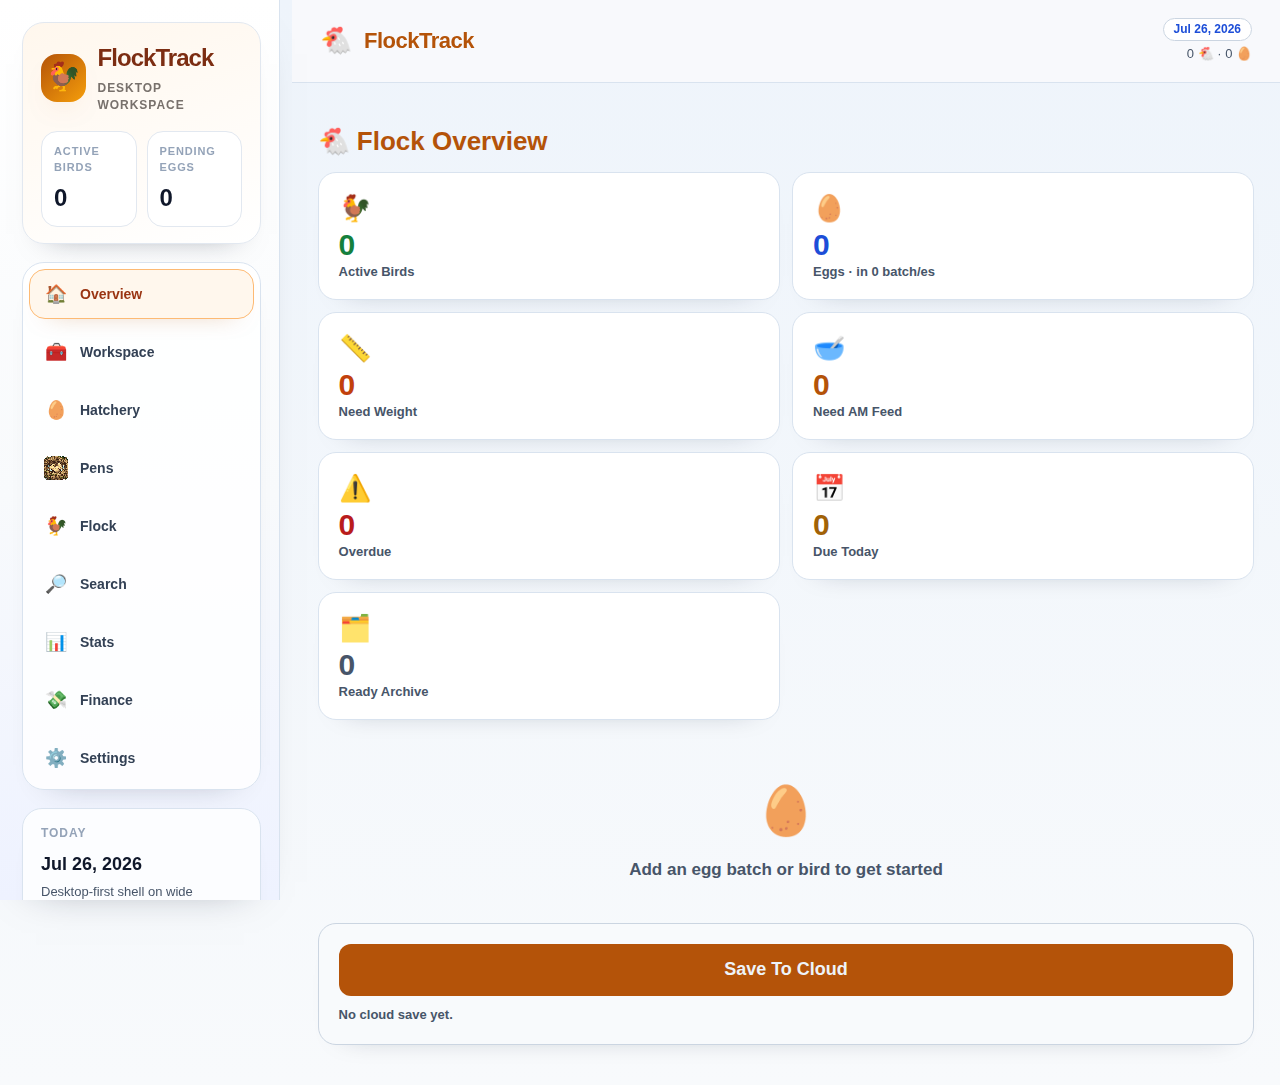
<file: flocktrack/index.source.html>
<!DOCTYPE html>
<html lang="en">
<head>
<meta charset="UTF-8"/>
<meta name="viewport" content="width=device-width, initial-scale=1.0, maximum-scale=1.0"/>
<title>FlockTrack</title>
<meta name="application-name" content="FlockTrack"/>
<meta name="theme-color" content="#0f172a"/>
<link rel="manifest" href="manifest.webmanifest"/>
<link rel="icon" type="image/png" sizes="192x192" href="assets/pwa/icon-192.png"/>
<link rel="apple-touch-icon" href="assets/pwa/icon-192.png"/>
<link rel="stylesheet" href="src/styles.css"/>
</head>
<body>
<div id="root"></div>
<script data-flocktrack-runtime="react" src="src/vendor/react.production.min.js"></script>
<script data-flocktrack-runtime="react-dom" src="src/vendor/react-dom.production.min.js"></script>
<script src="src/core/runtime.js"></script>
<script src="src/core/logic.shared.js"></script>
<script src="src/core/db.js"></script>
<script src="src/core/data-layer.js"></script>
<script src="src/core/ui-core.js"></script>
<script src="src/components/primitives.js"></script>
<script src="src/screens/dashboard.js"></script>
<script src="src/screens/batches.js"></script>
<script src="src/components/bird-ui.js"></script>
<script src="src/screens/pens.js"></script>
<script src="src/screens/birds.js"></script>
<script src="src/screens/reminders.js"></script>
<script src="src/screens/export.js"></script>
<script src="src/screens/stats.js"></script>
<script src="src/screens/settings.js"></script>
<script src="src/core/pwa.js"></script>
<script data-flocktrack-app="1" src="src/app-shell.js"></script>
</body>
</html>
</file>
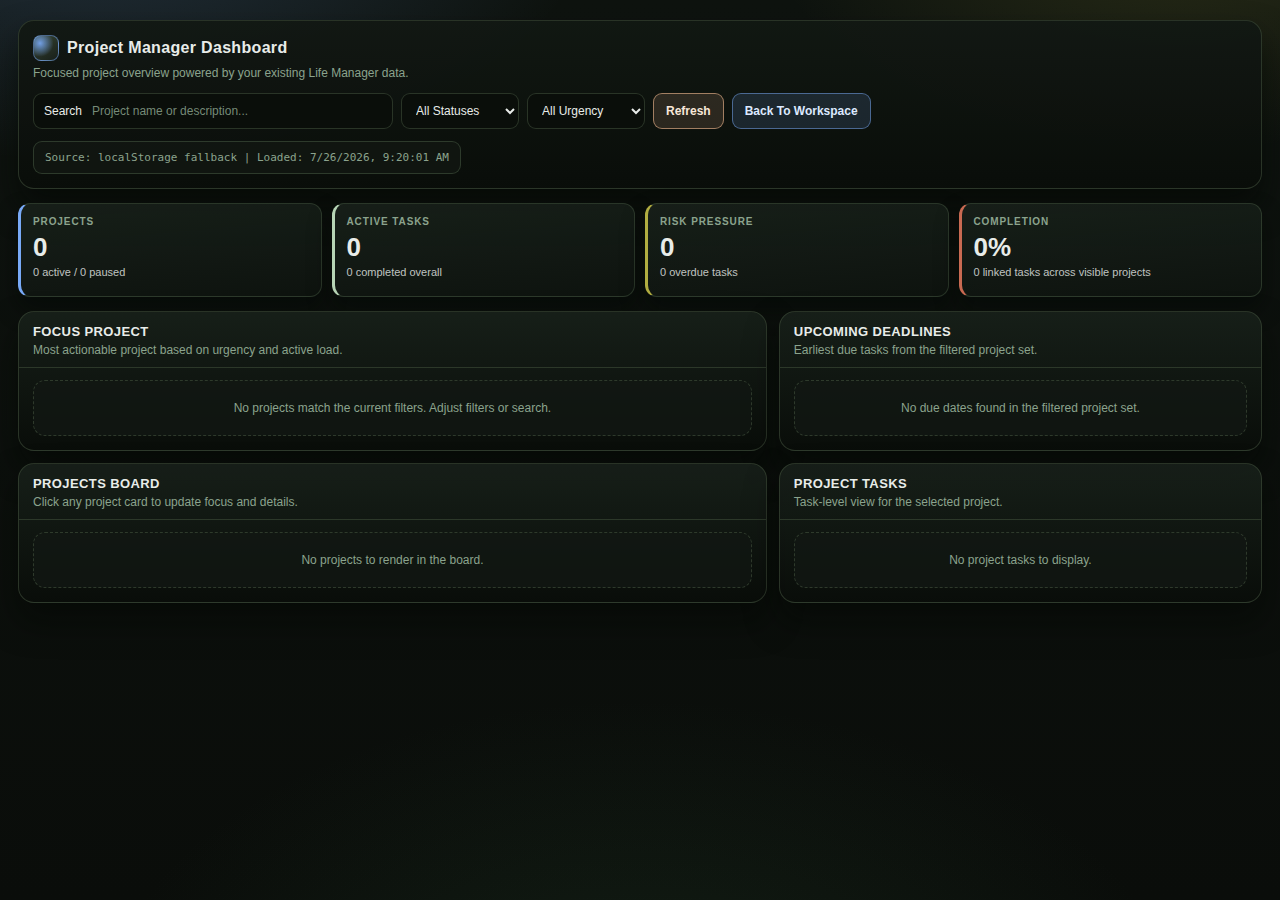
<file: project-dashboard/project-manager-dashboard.html>
<!DOCTYPE html>
<html lang="en">

<head>
    <meta charset="UTF-8">
    <meta name="viewport" content="width=device-width, initial-scale=1.0">
    <title>Project Manager Dashboard | Urgency Flow</title>
    <style>
        :root {
            --project-canvas: #0a0d0a;
            --project-panel: #121813;
            --project-card: #18201a;
            --project-olive: #3d4c39;
            --project-peach: #ecb48c;
            --project-sage: #b6d4b5;
            --project-mustard: #b1ad41;
            --project-blue: #79aaf7;
            --project-forest: #2d5335;
            --project-rust: #c96a52;
            --project-text-main: #e8ece9;
            --project-text-muted: #8ba38d;
            --project-border: rgba(61, 76, 57, 0.62);
            --project-shadow: 0 18px 32px rgba(3, 7, 4, 0.55);
            --radius-lg: 16px;
            --radius-md: 12px;
            --radius-sm: 9px;
            --font-main: "Avenir Next", "Segoe UI Variable", "Trebuchet MS", sans-serif;
            --font-mono: "JetBrains Mono", "SF Mono", "Consolas", monospace;
        }

        * {
            box-sizing: border-box;
        }

        html,
        body {
            height: 100%;
        }

        body {
            margin: 0;
            color: var(--project-text-main);
            font-family: var(--font-main);
            background:
                radial-gradient(900px 460px at 8% -10%, rgba(121, 170, 247, 0.2), transparent 55%),
                radial-gradient(760px 440px at 92% -10%, rgba(177, 173, 65, 0.18), transparent 55%),
                radial-gradient(880px 540px at 50% 115%, rgba(45, 83, 53, 0.25), transparent 62%),
                linear-gradient(180deg, #0e130f 0%, var(--project-canvas) 100%);
        }

        .pm-shell {
            max-width: 1440px;
            margin: 0 auto;
            padding: 20px 18px 36px;
            display: flex;
            flex-direction: column;
            gap: 14px;
        }

        .pm-header {
            border: 1px solid var(--project-border);
            border-radius: var(--radius-lg);
            background: linear-gradient(180deg, rgba(18, 24, 19, 0.94), rgba(10, 13, 10, 0.94));
            box-shadow: var(--project-shadow);
            padding: 14px;
            display: flex;
            gap: 12px;
            align-items: center;
            justify-content: space-between;
            flex-wrap: wrap;
            animation: reveal 0.35s ease both;
        }

        .pm-brand {
            min-width: 220px;
            display: flex;
            flex-direction: column;
            gap: 4px;
        }

        .pm-brand-top {
            display: inline-flex;
            align-items: center;
            gap: 8px;
            font-size: 16px;
            font-weight: 700;
            letter-spacing: 0.02em;
        }

        .pm-logo {
            width: 26px;
            height: 26px;
            border-radius: 8px;
            border: 1px solid rgba(121, 170, 247, 0.5);
            background:
                radial-gradient(circle at 25% 30%, rgba(121, 170, 247, 0.9), transparent 55%),
                linear-gradient(145deg, rgba(61, 76, 57, 0.88), rgba(24, 32, 26, 0.95));
        }

        .pm-subtitle {
            color: var(--project-text-muted);
            font-size: 12px;
            line-height: 1.35;
        }

        .pm-controls {
            display: flex;
            align-items: center;
            gap: 8px;
            flex-wrap: wrap;
            justify-content: flex-end;
        }

        .pm-search,
        .pm-select,
        .pm-btn {
            border: 1px solid var(--project-border);
            border-radius: var(--radius-sm);
            color: var(--project-text-main);
            background: rgba(10, 13, 10, 0.82);
            min-height: 36px;
            font-size: 12px;
            font-family: inherit;
        }

        .pm-search {
            width: min(360px, 62vw);
            display: flex;
            align-items: center;
            padding: 0 10px;
            gap: 8px;
        }

        .pm-search input {
            width: 100%;
            border: 0;
            outline: none;
            background: transparent;
            color: inherit;
            font-size: 12px;
            font-family: inherit;
        }

        .pm-search input::placeholder {
            color: rgba(139, 163, 141, 0.85);
        }

        .pm-select {
            padding: 0 10px;
            cursor: pointer;
            min-width: 118px;
            outline: none;
        }

        .pm-select:focus,
        .pm-btn:focus,
        .pm-search:focus-within {
            border-color: rgba(236, 180, 140, 0.86);
            box-shadow: 0 0 0 2px rgba(236, 180, 140, 0.18);
        }

        .pm-btn {
            padding: 0 12px;
            font-weight: 700;
            cursor: pointer;
            transition: filter 0.2s ease, transform 0.2s ease;
            text-decoration: none;
            display: inline-flex;
            align-items: center;
            justify-content: center;
            white-space: nowrap;
        }

        .pm-btn:hover {
            filter: brightness(1.04);
            transform: translateY(-1px);
        }

        .pm-btn-primary {
            background: rgba(121, 170, 247, 0.14);
            border-color: rgba(121, 170, 247, 0.5);
            color: #dce9ff;
        }

        .pm-btn-warm {
            background: rgba(236, 180, 140, 0.14);
            border-color: rgba(236, 180, 140, 0.62);
            color: #f8e7d8;
        }

        .pm-status {
            border: 1px solid rgba(61, 76, 57, 0.68);
            border-radius: var(--radius-sm);
            background: rgba(18, 24, 19, 0.76);
            color: var(--project-text-muted);
            font-size: 11px;
            padding: 9px 11px;
            font-family: var(--font-mono);
        }

        .pm-kpi-grid {
            display: grid;
            grid-template-columns: repeat(4, minmax(0, 1fr));
            gap: 10px;
        }

        .pm-kpi {
            border: 1px solid var(--project-border);
            border-left-width: 3px;
            border-radius: var(--radius-md);
            background: linear-gradient(175deg, rgba(24, 32, 26, 0.94), rgba(14, 20, 15, 0.9));
            padding: 12px;
            box-shadow: 0 12px 24px rgba(3, 7, 4, 0.45);
            min-height: 94px;
            animation: reveal 0.4s ease both;
            animation-delay: var(--d, 0ms);
        }

        .pm-kpi.tone-blue {
            border-left-color: var(--project-blue);
        }

        .pm-kpi.tone-sage {
            border-left-color: var(--project-sage);
        }

        .pm-kpi.tone-amber {
            border-left-color: var(--project-mustard);
        }

        .pm-kpi.tone-rust {
            border-left-color: var(--project-rust);
        }

        .pm-kpi-label {
            color: var(--project-text-muted);
            font-size: 10px;
            letter-spacing: 0.09em;
            text-transform: uppercase;
            font-weight: 700;
        }

        .pm-kpi-value {
            margin-top: 7px;
            font-size: 26px;
            font-weight: 800;
            line-height: 1;
        }

        .pm-kpi-meta {
            margin-top: 6px;
            font-size: 11px;
            color: rgba(232, 236, 233, 0.82);
        }

        .pm-main-grid {
            display: grid;
            grid-template-columns: minmax(0, 1.55fr) minmax(0, 1fr);
            gap: 12px;
        }

        .pm-card {
            border: 1px solid var(--project-border);
            border-radius: var(--radius-lg);
            background: linear-gradient(180deg, rgba(24, 32, 26, 0.93), rgba(10, 13, 10, 0.93));
            box-shadow: var(--project-shadow);
            min-height: 130px;
            animation: reveal 0.45s ease both;
        }

        .pm-card-head {
            border-bottom: 1px solid rgba(61, 76, 57, 0.62);
            padding: 12px 14px 10px;
            display: flex;
            justify-content: space-between;
            align-items: center;
            gap: 10px;
        }

        .pm-card-title {
            margin: 0;
            font-size: 13px;
            letter-spacing: 0.03em;
            text-transform: uppercase;
        }

        .pm-card-subtitle {
            margin: 4px 0 0;
            color: var(--project-text-muted);
            font-size: 12px;
        }

        .pm-card-body {
            padding: 12px 14px 14px;
        }

        .pm-focus-grid {
            display: grid;
            gap: 10px;
        }

        .pm-focus-name {
            margin: 0;
            font-size: 20px;
            font-weight: 700;
        }

        .pm-focus-desc {
            margin: 8px 0 0;
            color: rgba(232, 236, 233, 0.86);
            font-size: 13px;
            line-height: 1.45;
        }

        .pm-chip-row {
            display: flex;
            flex-wrap: wrap;
            gap: 7px;
            margin-top: 10px;
        }

        .pm-chip {
            border: 1px solid rgba(61, 76, 57, 0.8);
            border-radius: 999px;
            padding: 3px 9px;
            font-size: 10px;
            text-transform: uppercase;
            letter-spacing: 0.06em;
            color: var(--project-text-main);
            background: rgba(18, 24, 19, 0.86);
            font-weight: 700;
            white-space: nowrap;
        }

        .pm-chip.level-1 {
            border-color: rgba(121, 170, 247, 0.55);
            background: rgba(121, 170, 247, 0.12);
            color: rgba(121, 170, 247, 0.98);
        }

        .pm-chip.level-2 {
            border-color: rgba(182, 212, 181, 0.52);
            background: rgba(182, 212, 181, 0.12);
            color: rgba(182, 212, 181, 0.96);
        }

        .pm-chip.level-3 {
            border-color: rgba(177, 173, 65, 0.58);
            background: rgba(177, 173, 65, 0.14);
            color: rgba(224, 220, 107, 0.97);
        }

        .pm-chip.level-4 {
            border-color: rgba(236, 180, 140, 0.58);
            background: rgba(236, 180, 140, 0.15);
            color: rgba(247, 209, 177, 0.98);
        }

        .pm-chip.level-5 {
            border-color: rgba(201, 106, 82, 0.7);
            background: rgba(201, 106, 82, 0.18);
            color: rgba(248, 183, 168, 0.99);
        }

        .pm-stat-grid {
            margin-top: 12px;
            display: grid;
            grid-template-columns: repeat(4, minmax(0, 1fr));
            gap: 8px;
        }

        .pm-stat {
            border: 1px solid rgba(61, 76, 57, 0.6);
            border-radius: var(--radius-sm);
            background: rgba(18, 24, 19, 0.84);
            padding: 8px;
        }

        .pm-stat-value {
            font-size: 16px;
            font-weight: 700;
            line-height: 1;
        }

        .pm-stat-label {
            margin-top: 5px;
            color: var(--project-text-muted);
            font-size: 10px;
            letter-spacing: 0.06em;
            text-transform: uppercase;
        }

        .pm-progress {
            margin-top: 12px;
            border: 1px solid rgba(61, 76, 57, 0.8);
            border-radius: 999px;
            height: 10px;
            overflow: hidden;
            background: rgba(10, 13, 10, 0.8);
        }

        .pm-progress > div {
            height: 100%;
            width: 0%;
            transition: width 0.3s ease;
            background: linear-gradient(90deg, rgba(121, 170, 247, 0.86), rgba(182, 212, 181, 0.86));
        }

        .pm-next-list {
            margin-top: 12px;
            display: grid;
            gap: 7px;
        }

        .pm-next-item {
            border: 1px solid rgba(61, 76, 57, 0.62);
            border-radius: 10px;
            background: rgba(18, 24, 19, 0.78);
            padding: 8px 10px;
            display: flex;
            justify-content: space-between;
            gap: 10px;
            align-items: center;
        }

        .pm-next-title {
            font-size: 12px;
            color: var(--project-text-main);
            overflow: hidden;
            white-space: nowrap;
            text-overflow: ellipsis;
            flex: 1;
        }

        .pm-next-meta {
            display: inline-flex;
            align-items: center;
            gap: 8px;
            color: var(--project-text-muted);
            font-family: var(--font-mono);
            font-size: 10px;
            flex-shrink: 0;
        }

        .pm-board-wrap {
            display: grid;
            grid-template-columns: repeat(2, minmax(0, 1fr));
            gap: 10px;
        }

        .pm-board-col {
            border: 1px solid rgba(61, 76, 57, 0.65);
            border-radius: var(--radius-md);
            background: rgba(18, 24, 19, 0.82);
            min-height: 210px;
            display: flex;
            flex-direction: column;
        }

        .pm-col-head {
            display: flex;
            justify-content: space-between;
            align-items: center;
            gap: 8px;
            padding: 9px 10px;
            border-bottom: 1px solid rgba(61, 76, 57, 0.6);
        }

        .pm-col-title {
            margin: 0;
            font-size: 12px;
            letter-spacing: 0.04em;
            text-transform: uppercase;
        }

        .pm-col-count {
            color: var(--project-text-muted);
            font-size: 11px;
            font-family: var(--font-mono);
        }

        .pm-col-body {
            padding: 9px;
            display: grid;
            gap: 8px;
            overflow-y: auto;
            max-height: 390px;
        }

        .pm-col-empty {
            border: 1px dashed rgba(61, 76, 57, 0.68);
            border-radius: 9px;
            background: rgba(10, 13, 10, 0.45);
            color: var(--project-text-muted);
            font-size: 11px;
            text-align: center;
            padding: 12px 8px;
        }

        .pm-project-card {
            width: 100%;
            border: 1px solid rgba(61, 76, 57, 0.72);
            border-left-width: 3px;
            border-radius: 11px;
            background: var(--project-card);
            color: var(--project-text-main);
            text-align: left;
            padding: 9px;
            display: grid;
            gap: 8px;
            cursor: pointer;
            transition: border-color 0.2s ease, transform 0.2s ease, background 0.2s ease;
        }

        .pm-project-card:hover {
            transform: translateY(-1px);
            border-color: rgba(121, 170, 247, 0.5);
            background: #1a231c;
        }

        .pm-project-card.is-selected {
            border-color: rgba(236, 180, 140, 0.66);
            box-shadow: 0 0 0 1px rgba(236, 180, 140, 0.34);
        }

        .pm-project-card.level-1 {
            border-left-color: var(--project-blue);
        }

        .pm-project-card.level-2 {
            border-left-color: var(--project-sage);
        }

        .pm-project-card.level-3 {
            border-left-color: var(--project-mustard);
        }

        .pm-project-card.level-4 {
            border-left-color: var(--project-peach);
        }

        .pm-project-card.level-5 {
            border-left-color: var(--project-rust);
            background: radial-gradient(110px 70px at 100% 0%, rgba(201, 106, 82, 0.12), transparent 70%), var(--project-card);
        }

        .pm-project-head {
            display: flex;
            justify-content: space-between;
            align-items: flex-start;
            gap: 8px;
        }

        .pm-project-name {
            margin: 0;
            font-size: 13px;
            font-weight: 700;
            line-height: 1.35;
            overflow: hidden;
            text-overflow: ellipsis;
            display: -webkit-box;
            -webkit-line-clamp: 2;
            -webkit-box-orient: vertical;
        }

        .pm-project-meta {
            color: var(--project-text-muted);
            font-size: 10px;
            letter-spacing: 0.06em;
            text-transform: uppercase;
            white-space: nowrap;
        }

        .pm-project-stats {
            display: grid;
            grid-template-columns: repeat(3, minmax(0, 1fr));
            gap: 6px;
            font-size: 10px;
            color: var(--project-text-muted);
        }

        .pm-project-stats strong {
            display: block;
            color: var(--project-text-main);
            font-size: 13px;
        }

        .pm-task-list {
            display: grid;
            gap: 8px;
        }

        .pm-task-row {
            border: 1px solid rgba(61, 76, 57, 0.62);
            border-radius: 10px;
            padding: 8px 10px;
            background: rgba(18, 24, 19, 0.78);
            display: flex;
            justify-content: space-between;
            gap: 10px;
            align-items: center;
        }

        .pm-task-row.is-done {
            opacity: 0.68;
            border-style: dashed;
        }

        .pm-task-main {
            min-width: 0;
        }

        .pm-task-title {
            margin: 0;
            font-size: 12px;
            color: var(--project-text-main);
            overflow: hidden;
            text-overflow: ellipsis;
            white-space: nowrap;
        }

        .pm-task-sub {
            margin-top: 4px;
            color: var(--project-text-muted);
            font-size: 10px;
            display: inline-flex;
            flex-wrap: wrap;
            gap: 8px;
        }

        .pm-task-score {
            flex-shrink: 0;
            font-family: var(--font-mono);
            color: var(--project-text-muted);
            font-size: 10px;
            text-align: right;
        }

        .pm-timeline-list {
            display: grid;
            gap: 8px;
        }

        .pm-timeline-row {
            border: 1px solid rgba(61, 76, 57, 0.62);
            border-radius: 10px;
            background: rgba(18, 24, 19, 0.76);
            padding: 8px 10px;
            display: grid;
            grid-template-columns: auto 1fr auto;
            align-items: center;
            gap: 10px;
        }

        .pm-time-badge {
            border: 1px solid rgba(121, 170, 247, 0.46);
            border-radius: 999px;
            color: rgba(121, 170, 247, 0.96);
            font-family: var(--font-mono);
            font-size: 10px;
            padding: 3px 8px;
            white-space: nowrap;
            background: rgba(121, 170, 247, 0.11);
        }

        .pm-time-main {
            min-width: 0;
        }

        .pm-time-title {
            margin: 0;
            font-size: 12px;
            color: var(--project-text-main);
            overflow: hidden;
            text-overflow: ellipsis;
            white-space: nowrap;
        }

        .pm-time-sub {
            margin-top: 3px;
            font-size: 10px;
            color: var(--project-text-muted);
            overflow: hidden;
            text-overflow: ellipsis;
            white-space: nowrap;
        }

        .pm-empty-state {
            border: 1px dashed rgba(61, 76, 57, 0.68);
            border-radius: 12px;
            background: rgba(18, 24, 19, 0.72);
            color: var(--project-text-muted);
            text-align: center;
            padding: 18px 14px;
            font-size: 12px;
            line-height: 1.5;
        }

        @keyframes reveal {
            from {
                opacity: 0;
                transform: translateY(10px);
            }

            to {
                opacity: 1;
                transform: translateY(0);
            }
        }

        @media (max-width: 1260px) {
            .pm-main-grid {
                grid-template-columns: 1fr;
            }

            .pm-board-wrap {
                grid-template-columns: repeat(2, minmax(0, 1fr));
            }
        }

        @media (max-width: 900px) {
            .pm-kpi-grid {
                grid-template-columns: repeat(2, minmax(0, 1fr));
            }

            .pm-board-wrap {
                grid-template-columns: 1fr;
            }

            .pm-stat-grid {
                grid-template-columns: repeat(2, minmax(0, 1fr));
            }

            .pm-controls {
                width: 100%;
                justify-content: flex-start;
            }

            .pm-search {
                width: 100%;
            }
        }

        @media (max-width: 640px) {
            .pm-shell {
                padding: 14px 12px 26px;
            }

            .pm-header {
                padding: 11px;
            }

            .pm-kpi-grid {
                grid-template-columns: 1fr;
            }

            .pm-task-row,
            .pm-next-item {
                flex-direction: column;
                align-items: flex-start;
            }

            .pm-task-score,
            .pm-next-meta {
                text-align: left;
            }

            .pm-timeline-row {
                grid-template-columns: 1fr;
                gap: 6px;
            }
        }
    </style>
</head>

<body>
    <div class="pm-shell">
        <header class="pm-header">
            <div class="pm-brand">
                <div class="pm-brand-top">
                    <span class="pm-logo" aria-hidden="true"></span>
                    <span>Project Manager Dashboard</span>
                </div>
                <div class="pm-subtitle">Focused project overview powered by your existing Life Manager data.</div>
            </div>

            <div class="pm-controls">
                <label class="pm-search" aria-label="Search projects">
                    <span aria-hidden="true">Search</span>
                    <input id="pm-search-input" type="search" placeholder="Project name or description...">
                </label>
                <select id="pm-status-filter" class="pm-select" aria-label="Status filter">
                    <option value="all">All Statuses</option>
                    <option value="active">Active</option>
                    <option value="paused">Paused</option>
                    <option value="completed">Completed</option>
                    <option value="archived">Archived</option>
                </select>
                <select id="pm-urgency-filter" class="pm-select" aria-label="Urgency filter">
                    <option value="all">All Urgency</option>
                    <option value="5">Critical</option>
                    <option value="4">High</option>
                    <option value="3">Medium</option>
                    <option value="2">Normal</option>
                    <option value="1">Lowest</option>
                </select>
                <button id="pm-refresh-btn" type="button" class="pm-btn pm-btn-warm">Refresh</button>
                <a class="pm-btn pm-btn-primary" href="../index.html">Back To Workspace</a>
            </div>

            <div id="pm-status" class="pm-status">Loading...</div>
        </header>

        <section id="pm-kpis" class="pm-kpi-grid"></section>

        <div class="pm-main-grid">
            <section class="pm-card" aria-live="polite">
                <div class="pm-card-head">
                    <div>
                        <h2 class="pm-card-title">Focus Project</h2>
                        <p class="pm-card-subtitle">Most actionable project based on urgency and active load.</p>
                    </div>
                </div>
                <div id="pm-focus" class="pm-card-body"></div>
            </section>

            <section class="pm-card">
                <div class="pm-card-head">
                    <div>
                        <h2 class="pm-card-title">Upcoming Deadlines</h2>
                        <p class="pm-card-subtitle">Earliest due tasks from the filtered project set.</p>
                    </div>
                </div>
                <div id="pm-timeline" class="pm-card-body"></div>
            </section>

            <section class="pm-card">
                <div class="pm-card-head">
                    <div>
                        <h2 class="pm-card-title">Projects Board</h2>
                        <p class="pm-card-subtitle">Click any project card to update focus and details.</p>
                    </div>
                </div>
                <div id="pm-board" class="pm-card-body"></div>
            </section>

            <section class="pm-card">
                <div class="pm-card-head">
                    <div>
                        <h2 id="pm-task-panel-title" class="pm-card-title">Project Tasks</h2>
                        <p class="pm-card-subtitle">Task-level view for the selected project.</p>
                    </div>
                </div>
                <div id="pm-tasks" class="pm-card-body"></div>
            </section>
        </div>
    </div>

    <script>
        const STORAGE_DB_NAME = 'urgencyFlowDB';
        const STORAGE_DB_VERSION = 1;
        const STORAGE_STORE_NAME = 'appState';
        const STORAGE_RECORD_KEY = 'main';

        const STATUS_ORDER = ['active', 'paused', 'completed', 'archived'];
        const STATUS_LABELS = {
            active: 'Active',
            paused: 'Paused',
            completed: 'Completed',
            archived: 'Archived'
        };

        const URGENCY_LABELS = {
            1: 'Lowest',
            2: 'Normal',
            3: 'Medium',
            4: 'High',
            5: 'Critical'
        };

        const URGENCY_TAGS = {
            1: 'LOWEST',
            2: 'NORMAL',
            3: 'MEDIUM',
            4: 'HIGH',
            5: 'CRITICAL'
        };

        const DAY_MS = 24 * 60 * 60 * 1000;

        const state = {
            data: {
                projects: [],
                nodes: [],
                archivedNodes: []
            },
            summaries: [],
            visibleSummaries: [],
            selectedProjectId: null,
            search: '',
            statusFilter: 'all',
            urgencyFilter: 'all',
            requestedProjectId: null,
            source: 'none',
            loadedAt: null
        };

        function safeArray(value) {
            return Array.isArray(value) ? value : [];
        }

        function clamp(value, min, max) {
            const numeric = Number(value);
            if (!Number.isFinite(numeric)) return min;
            if (numeric < min) return min;
            if (numeric > max) return max;
            return numeric;
        }

        function escapeHtml(value) {
            return String(value || '').replace(/[&<>"']/g, (char) => ({
                '&': '&amp;',
                '<': '&lt;',
                '>': '&gt;',
                '"': '&quot;',
                "'": '&#39;'
            }[char] || char));
        }

        function normalizeProjectStatus(status) {
            const normalized = String(status || '').trim().toLowerCase();
            return STATUS_ORDER.includes(normalized) ? normalized : 'active';
        }

        function getStatusRank(status) {
            const normalized = normalizeProjectStatus(status);
            const index = STATUS_ORDER.indexOf(normalized);
            return index >= 0 ? index : STATUS_ORDER.length;
        }

        function getUrgencyLevelFromScore(score) {
            const numericScore = clamp(Number(score) || 0, 0, 100);
            if (numericScore >= 86) return 5;
            if (numericScore >= 68) return 4;
            if (numericScore >= 48) return 3;
            if (numericScore >= 26) return 2;
            return 1;
        }

        function parseTaskDueDateTimestamp(dueDate) {
            const raw = String(dueDate || '').trim();
            if (!raw) return Number.NaN;
            const match = raw.match(/^(\d{4})-(\d{2})-(\d{2})$/);
            if (match) {
                const year = Number(match[1]);
                const month = Number(match[2]) - 1;
                const day = Number(match[3]);
                return new Date(year, month, day, 23, 59, 59, 999).getTime();
            }
            const parsed = new Date(raw).getTime();
            return Number.isFinite(parsed) ? parsed : Number.NaN;
        }

        function getTaskDueDayDelta(dueDate, nowTs = Date.now()) {
            const dueTs = parseTaskDueDateTimestamp(dueDate);
            if (!Number.isFinite(dueTs)) return Number.POSITIVE_INFINITY;
            return Math.ceil((dueTs - nowTs) / DAY_MS);
        }

        function formatRelativeDue(dueDelta) {
            if (!Number.isFinite(dueDelta)) return 'No due date';
            if (dueDelta < 0) return Math.abs(dueDelta) + 'd overdue';
            if (dueDelta === 0) return 'Due today';
            if (dueDelta === 1) return 'Due tomorrow';
            return 'Due in ' + dueDelta + 'd';
        }

        function formatDate(dateValue) {
            const ts = Number(dateValue);
            if (!Number.isFinite(ts) || ts <= 0) return 'n/a';
            try {
                return new Date(ts).toLocaleString();
            } catch (_error) {
                return 'n/a';
            }
        }

        function formatDueDateLabel(rawDueDate) {
            const ts = parseTaskDueDateTimestamp(rawDueDate);
            if (!Number.isFinite(ts)) return 'No due date';
            return new Date(ts).toLocaleDateString(undefined, {
                month: 'short',
                day: 'numeric',
                year: 'numeric'
            });
        }

        function getStorageFallbackData() {
            const keys = ['urgencyFlowData_backup', 'urgencyFlowData'];
            for (const key of keys) {
                const raw = localStorage.getItem(key);
                if (!raw) continue;
                try {
                    const parsed = JSON.parse(raw);
                    if (parsed && typeof parsed === 'object') return parsed;
                } catch (_error) {
                }
            }
            return null;
        }

        function readIndexedDbState() {
            return new Promise((resolve) => {
                if (!window.indexedDB) {
                    resolve(null);
                    return;
                }

                let request;
                try {
                    request = indexedDB.open(STORAGE_DB_NAME, STORAGE_DB_VERSION);
                } catch (_error) {
                    resolve(null);
                    return;
                }

                request.onupgradeneeded = () => {
                };

                request.onerror = () => {
                    resolve(null);
                };

                request.onsuccess = (event) => {
                    const db = event.target.result;
                    const closeAndResolve = (value) => {
                        try {
                            db.close();
                        } catch (_error) {
                        }
                        resolve(value);
                    };

                    let tx;
                    try {
                        tx = db.transaction([STORAGE_STORE_NAME], 'readonly');
                    } catch (_error) {
                        closeAndResolve(null);
                        return;
                    }

                    const store = tx.objectStore(STORAGE_STORE_NAME);
                    const getReq = store.get(STORAGE_RECORD_KEY);

                    getReq.onerror = () => {
                        closeAndResolve(null);
                    };

                    getReq.onsuccess = () => {
                        const payload = getReq.result && getReq.result.data;
                        closeAndResolve(payload && typeof payload === 'object' ? payload : null);
                    };
                };
            });
        }

        function normalizeLoadedData(raw) {
            const source = raw && typeof raw === 'object' ? raw : {};
            const projects = safeArray(source.projects)
                .filter(item => item && String(item.id || '').trim())
                .map((project, index) => {
                    const name = String(project.name || project.title || ('Project ' + (index + 1))).trim() || ('Project ' + (index + 1));
                    return {
                        id: String(project.id || '').trim(),
                        name,
                        description: String(project.description || '').trim(),
                        status: normalizeProjectStatus(project.status),
                        createdAt: Number(project.createdAt) || 0,
                        updatedAt: Number(project.updatedAt) || 0,
                        origin: String(project.origin || 'manual')
                    };
                });

            return {
                projects,
                nodes: safeArray(source.nodes),
                archivedNodes: safeArray(source.archivedNodes)
            };
        }

        async function loadStateData() {
            const fromIndexedDb = await readIndexedDbState();
            if (fromIndexedDb && typeof fromIndexedDb === 'object') {
                return {
                    data: normalizeLoadedData(fromIndexedDb),
                    source: 'indexeddb'
                };
            }

            const fallback = getStorageFallbackData();
            if (fallback && typeof fallback === 'object') {
                return {
                    data: normalizeLoadedData(fallback),
                    source: 'localStorage'
                };
            }

            return {
                data: normalizeLoadedData({}),
                source: 'none'
            };
        }

        function isTaskBlocked(task, taskLookup) {
            const dependencies = safeArray(task && task.dependencies);
            if (dependencies.length === 0) return false;

            for (const dependency of dependencies) {
                if (!dependency || dependency.type !== 'hard') continue;
                const parent = taskLookup.get(String(dependency.id || '').trim());
                if (parent && !parent.completed) {
                    return true;
                }
            }

            return false;
        }

        function scoreTaskForUrgency(task, nowTs, taskLookup) {
            const blocked = isTaskBlocked(task, taskLookup);
            const dueDayDelta = getTaskDueDayDelta(task && task.dueDate, nowTs);

            let score = 0;
            if (task && task.isManualUrgent) score = Math.max(score, 100);
            if (task && task._isUrgent) score = Math.max(score, 92);
            else if (task && task._isCritical) score = Math.max(score, 78);
            else if (blocked) score = Math.max(score, 44);

            if (Number.isFinite(dueDayDelta)) {
                if (dueDayDelta <= 0) score += 40;
                else if (dueDayDelta <= 1) score += 34;
                else if (dueDayDelta <= 3) score += 26;
                else if (dueDayDelta <= 7) score += 18;
                else if (dueDayDelta <= 14) score += 10;
            }

            const downstreamWeight = Math.max(0, Number(task && task._downstreamWeight) || 0);
            score += Math.min(22, downstreamWeight * 3);
            if (blocked) score += 14;

            return {
                score: clamp(Math.round(score), 0, 100),
                blocked,
                dueDayDelta,
                dueTs: parseTaskDueDateTimestamp(task && task.dueDate),
                isUrgent: !!(task && (task.isManualUrgent || task._isUrgent)),
                isCritical: !!(task && task._isCritical)
            };
        }

        function compareScoredTasks(a, b) {
            if ((a.completed ? 1 : 0) !== (b.completed ? 1 : 0)) {
                return (a.completed ? 1 : 0) - (b.completed ? 1 : 0);
            }
            if (a.score !== b.score) return b.score - a.score;

            const aDue = Number.isFinite(a.dueTs) ? a.dueTs : Number.POSITIVE_INFINITY;
            const bDue = Number.isFinite(b.dueTs) ? b.dueTs : Number.POSITIVE_INFINITY;
            if (aDue !== bDue) return aDue - bDue;

            const titleA = String(a.task && a.task.title || '').toLowerCase();
            const titleB = String(b.task && b.task.title || '').toLowerCase();
            return titleA.localeCompare(titleB);
        }

        function buildProjectSummaries(data) {
            const projects = safeArray(data.projects);
            const nodes = safeArray(data.nodes);
            const archived = safeArray(data.archivedNodes);
            const nowTs = Date.now();

            const taskLookup = new Map();
            nodes.forEach(task => {
                if (!task || !task.id) return;
                taskLookup.set(String(task.id), task);
            });
            archived.forEach(task => {
                if (!task || !task.id) return;
                if (!taskLookup.has(String(task.id))) taskLookup.set(String(task.id), task);
            });

            const buckets = new Map();
            projects.forEach(project => {
                buckets.set(project.id, {
                    project,
                    active: [],
                    done: []
                });
            });

            nodes.forEach(task => {
                if (!task) return;
                const projectId = String(task.projectId || '').trim();
                if (!projectId || !buckets.has(projectId)) return;

                const bucket = buckets.get(projectId);
                if (task.completed) {
                    bucket.done.push(task);
                } else {
                    bucket.active.push(task);
                }
            });

            archived.forEach(task => {
                if (!task) return;
                const projectId = String(task.projectId || '').trim();
                if (!projectId || !buckets.has(projectId)) return;
                buckets.get(projectId).done.push(task);
            });

            const summaries = [];
            buckets.forEach((bucket) => {
                const scoredActive = bucket.active.map(task => {
                    const urgency = scoreTaskForUrgency(task, nowTs, taskLookup);
                    return {
                        task,
                        completed: false,
                        score: urgency.score,
                        blocked: urgency.blocked,
                        dueDayDelta: urgency.dueDayDelta,
                        dueTs: urgency.dueTs,
                        isUrgent: urgency.isUrgent,
                        isCritical: urgency.isCritical
                    };
                });

                const scoredDone = bucket.done.map(task => ({
                    task,
                    completed: true,
                    score: 0,
                    blocked: false,
                    dueDayDelta: getTaskDueDayDelta(task && task.dueDate, nowTs),
                    dueTs: parseTaskDueDateTimestamp(task && task.dueDate),
                    isUrgent: false,
                    isCritical: false
                }));

                const allScored = scoredActive.concat(scoredDone).sort(compareScoredTasks);

                const overdueCount = scoredActive.filter(item => Number.isFinite(item.dueDayDelta) && item.dueDayDelta < 0).length;
                const blockedCount = scoredActive.filter(item => item.blocked).length;
                const urgentCount = scoredActive.filter(item => item.isUrgent).length;
                const criticalCount = scoredActive.filter(item => item.isCritical).length;

                const peakScore = scoredActive.reduce((max, item) => Math.max(max, item.score), 0);
                const totalScore = scoredActive.reduce((sum, item) => sum + item.score, 0);
                const averageScore = scoredActive.length > 0 ? (totalScore / scoredActive.length) : 0;

                const urgencyScore = scoredActive.length === 0
                    ? 0
                    : clamp(
                        Math.round(
                            (peakScore * 0.62)
                            + (averageScore * 0.38)
                            + Math.min(14, overdueCount * 6)
                            + Math.min(10, blockedCount * 3)
                            + Math.min(8, urgentCount * 2)
                            + Math.min(4, criticalCount)
                        ),
                        0,
                        100
                    );

                const urgencyLevel = getUrgencyLevelFromScore(urgencyScore);
                const activeCount = scoredActive.length;
                const doneCount = scoredDone.length;
                const totalCount = activeCount + doneCount;
                const completionPct = totalCount > 0 ? Math.round((doneCount / totalCount) * 100) : 0;
                const dueSoonCount = scoredActive.filter(item => Number.isFinite(item.dueDayDelta) && item.dueDayDelta >= 0 && item.dueDayDelta <= 3).length;

                const nextDueTs = scoredActive
                    .map(item => item.dueTs)
                    .filter(ts => Number.isFinite(ts))
                    .sort((a, b) => a - b)[0] || Number.NaN;

                summaries.push({
                    project: bucket.project,
                    status: normalizeProjectStatus(bucket.project.status),
                    urgency: {
                        score: urgencyScore,
                        level: urgencyLevel,
                        label: URGENCY_LABELS[urgencyLevel] || 'Lowest',
                        tag: URGENCY_TAGS[urgencyLevel] || 'LOWEST'
                    },
                    stats: {
                        active: activeCount,
                        done: doneCount,
                        total: totalCount,
                        overdue: overdueCount,
                        blocked: blockedCount,
                        dueSoon: dueSoonCount,
                        completionPct
                    },
                    nextDueTs,
                    tasks: allScored,
                    activeTasks: scoredActive,
                    updatedAt: Number(bucket.project.updatedAt) || 0
                });
            });

            summaries.sort((a, b) => {
                const rankDiff = getStatusRank(a.status) - getStatusRank(b.status);
                if (rankDiff !== 0) return rankDiff;
                if (a.urgency.score !== b.urgency.score) return b.urgency.score - a.urgency.score;
                if (a.stats.active !== b.stats.active) return b.stats.active - a.stats.active;
                if (a.updatedAt !== b.updatedAt) return b.updatedAt - a.updatedAt;
                return String(a.project.name || '').localeCompare(String(b.project.name || ''), undefined, {
                    sensitivity: 'base'
                });
            });

            return summaries;
        }

        function applyFilters(summaries) {
            const search = String(state.search || '').trim().toLowerCase();
            const statusFilter = String(state.statusFilter || 'all').toLowerCase();
            const urgencyFilter = String(state.urgencyFilter || 'all').toLowerCase();

            return safeArray(summaries).filter(summary => {
                if (!summary || !summary.project) return false;
                if (statusFilter !== 'all' && normalizeProjectStatus(summary.status) !== statusFilter) return false;
                if (urgencyFilter !== 'all' && String(summary.urgency.level) !== urgencyFilter) return false;

                if (!search) return true;
                const hay = [
                    summary.project.name,
                    summary.project.description,
                    summary.status,
                    summary.urgency.label,
                    summary.urgency.tag
                ].join(' ').toLowerCase();

                return hay.includes(search);
            });
        }

        function pickDefaultProject(summaries) {
            if (!summaries.length) return null;

            const requested = String(state.requestedProjectId || '').trim();
            if (requested) {
                const preferred = summaries.find(item => String(item.project.id) === requested);
                if (preferred) return preferred.project.id;
            }

            const current = String(state.selectedProjectId || '').trim();
            if (current) {
                const existing = summaries.find(item => String(item.project.id) === current);
                if (existing) return existing.project.id;
            }

            return summaries[0].project.id;
        }

        function syncQueryParam(projectId) {
            try {
                const params = new URLSearchParams(window.location.search || '');
                const normalized = String(projectId || '').trim();
                if (normalized) params.set('projectId', normalized);
                else params.delete('projectId');
                const query = params.toString();
                const nextUrl = window.location.pathname + (query ? '?' + query : '');
                window.history.replaceState({}, '', nextUrl);
            } catch (_error) {
            }
        }

        function formatLoadStatus() {
            const sourceLabel = state.source === 'indexeddb'
                ? 'IndexedDB'
                : (state.source === 'localStorage' ? 'localStorage fallback' : 'No saved data found');
            const loadedLabel = state.loadedAt ? formatDate(state.loadedAt) : 'n/a';
            return 'Source: ' + sourceLabel + ' | Loaded: ' + loadedLabel;
        }

        function renderStatus() {
            const statusEl = document.getElementById('pm-status');
            if (!statusEl) return;
            statusEl.textContent = formatLoadStatus();
        }

        function renderKpis(visibleSummaries) {
            const target = document.getElementById('pm-kpis');
            if (!target) return;

            const summaries = safeArray(visibleSummaries);
            const totalProjects = summaries.length;
            const activeProjects = summaries.filter(item => item.status === 'active').length;
            const pausedProjects = summaries.filter(item => item.status === 'paused').length;
            const criticalProjects = summaries.filter(item => item.urgency.level >= 4).length;
            const activeTasks = summaries.reduce((sum, item) => sum + item.stats.active, 0);
            const doneTasks = summaries.reduce((sum, item) => sum + item.stats.done, 0);
            const totalTasks = activeTasks + doneTasks;
            const overdueTasks = summaries.reduce((sum, item) => sum + item.stats.overdue, 0);
            const completionRate = totalTasks > 0 ? Math.round((doneTasks / totalTasks) * 100) : 0;

            const cards = [
                {
                    tone: 'tone-blue',
                    label: 'Projects',
                    value: totalProjects,
                    meta: activeProjects + ' active / ' + pausedProjects + ' paused'
                },
                {
                    tone: 'tone-sage',
                    label: 'Active Tasks',
                    value: activeTasks,
                    meta: doneTasks + ' completed overall'
                },
                {
                    tone: 'tone-amber',
                    label: 'Risk Pressure',
                    value: criticalProjects,
                    meta: overdueTasks + ' overdue tasks'
                },
                {
                    tone: 'tone-rust',
                    label: 'Completion',
                    value: completionRate + '%',
                    meta: totalTasks + ' linked tasks across visible projects'
                }
            ];

            target.innerHTML = cards.map((card, index) => {
                const valueText = escapeHtml(String(card.value));
                return '<article class="pm-kpi ' + card.tone + '" style="--d:' + (index * 45) + 'ms">'
                    + '<div class="pm-kpi-label">' + escapeHtml(card.label) + '</div>'
                    + '<div class="pm-kpi-value">' + valueText + '</div>'
                    + '<div class="pm-kpi-meta">' + escapeHtml(card.meta) + '</div>'
                    + '</article>';
            }).join('');
        }

        function renderFocus(visibleSummaries) {
            const target = document.getElementById('pm-focus');
            if (!target) return;

            if (!visibleSummaries.length) {
                target.innerHTML = '<div class="pm-empty-state">No projects match the current filters. Adjust filters or search.</div>';
                return;
            }

            const selected = visibleSummaries.find(item => String(item.project.id) === String(state.selectedProjectId || '')) || null;
            if (!selected) {
                target.innerHTML = '<div class="pm-empty-state">Select a project card from the board to view details.</div>';
                return;
            }

            const progressPct = clamp(selected.stats.completionPct, 0, 100);
            const desc = selected.project.description
                ? escapeHtml(selected.project.description)
                : 'No project description yet. Add one in the main Projects panel if needed.';

            const nextTasks = selected.activeTasks.slice(0, 5);
            const nextTaskHtml = nextTasks.length > 0
                ? '<div class="pm-next-list">' + nextTasks.map((item) => {
                    const dueLabel = formatRelativeDue(item.dueDayDelta);
                    return '<div class="pm-next-item">'
                        + '<div class="pm-next-title" title="' + escapeHtml(item.task.title || 'Untitled Task') + '">' + escapeHtml(item.task.title || 'Untitled Task') + '</div>'
                        + '<div class="pm-next-meta">'
                        + '<span>' + escapeHtml(dueLabel) + '</span>'
                        + '<span>score ' + escapeHtml(String(item.score)) + '</span>'
                        + '</div>'
                        + '</div>';
                }).join('') + '</div>'
                : '<div class="pm-empty-state" style="padding:12px">No active tasks linked to this project.</div>';

            target.innerHTML = ''
                + '<div class="pm-focus-grid">'
                + '<div>'
                + '<h3 class="pm-focus-name">' + escapeHtml(selected.project.name || 'Untitled Project') + '</h3>'
                + '<p class="pm-focus-desc">' + desc + '</p>'
                + '<div class="pm-chip-row">'
                + '<span class="pm-chip">' + escapeHtml(STATUS_LABELS[selected.status] || 'Active') + '</span>'
                + '<span class="pm-chip level-' + selected.urgency.level + '">' + escapeHtml(selected.urgency.tag + ' (' + selected.urgency.score + ')') + '</span>'
                + '</div>'
                + '</div>'
                + '<div class="pm-stat-grid">'
                + '<div class="pm-stat"><div class="pm-stat-value">' + selected.stats.active + '</div><div class="pm-stat-label">Active</div></div>'
                + '<div class="pm-stat"><div class="pm-stat-value">' + selected.stats.done + '</div><div class="pm-stat-label">Done</div></div>'
                + '<div class="pm-stat"><div class="pm-stat-value">' + selected.stats.blocked + '</div><div class="pm-stat-label">Blocked</div></div>'
                + '<div class="pm-stat"><div class="pm-stat-value">' + selected.stats.overdue + '</div><div class="pm-stat-label">Overdue</div></div>'
                + '</div>'
                + '<div class="pm-progress" aria-label="Project completion progress"><div style="width:' + progressPct + '%"></div></div>'
                + '<div class="pm-card-subtitle">Completion: ' + progressPct + '%</div>'
                + '<div class="pm-card-subtitle" style="margin-top:8px">Next action candidates</div>'
                + nextTaskHtml
                + '</div>';
        }

        function createProjectCard(summary) {
            const selected = String(summary.project.id) === String(state.selectedProjectId || '');
            const button = document.createElement('button');
            button.type = 'button';
            button.className = 'pm-project-card level-' + summary.urgency.level + (selected ? ' is-selected' : '');
            button.setAttribute('aria-pressed', selected ? 'true' : 'false');

            const safeName = escapeHtml(summary.project.name || 'Untitled Project');
            const statusLabel = STATUS_LABELS[summary.status] || 'Active';
            const updatedLabel = summary.updatedAt > 0 ? new Date(summary.updatedAt).toLocaleDateString() : 'n/a';

            button.innerHTML = ''
                + '<div class="pm-project-head">'
                + '<p class="pm-project-name" title="' + safeName + '">' + safeName + '</p>'
                + '<span class="pm-project-meta">' + escapeHtml(statusLabel) + '</span>'
                + '</div>'
                + '<div class="pm-chip-row" style="margin-top:0">'
                + '<span class="pm-chip level-' + summary.urgency.level + '">' + escapeHtml(summary.urgency.tag + ' ' + summary.urgency.score) + '</span>'
                + '</div>'
                + '<div class="pm-project-stats">'
                + '<div><strong>' + summary.stats.active + '</strong>active</div>'
                + '<div><strong>' + summary.stats.done + '</strong>done</div>'
                + '<div><strong>' + summary.stats.overdue + '</strong>overdue</div>'
                + '</div>'
                + '<div class="pm-project-meta">Updated ' + escapeHtml(updatedLabel) + '</div>';

            button.addEventListener('click', () => {
                state.selectedProjectId = summary.project.id;
                syncQueryParam(state.selectedProjectId);
                renderDashboard();
            });

            return button;
        }

        function renderBoard(visibleSummaries) {
            const target = document.getElementById('pm-board');
            if (!target) return;

            if (!visibleSummaries.length) {
                target.innerHTML = '<div class="pm-empty-state">No projects to render in the board.</div>';
                return;
            }

            const buckets = {
                active: [],
                paused: [],
                completed: [],
                archived: []
            };

            visibleSummaries.forEach(summary => {
                const key = normalizeProjectStatus(summary.status);
                if (!buckets[key]) buckets[key] = [];
                buckets[key].push(summary);
            });

            const html = STATUS_ORDER.map((statusKey) => {
                const items = buckets[statusKey] || [];
                const bodyId = 'pm-col-' + statusKey;
                return '<section class="pm-board-col">'
                    + '<div class="pm-col-head">'
                    + '<h3 class="pm-col-title">' + escapeHtml(STATUS_LABELS[statusKey] || statusKey) + '</h3>'
                    + '<span class="pm-col-count">' + items.length + '</span>'
                    + '</div>'
                    + '<div class="pm-col-body" id="' + bodyId + '">'
                    + (items.length ? '' : '<div class="pm-col-empty">No projects in this lane.</div>')
                    + '</div>'
                    + '</section>';
            }).join('');

            target.innerHTML = '<div class="pm-board-wrap">' + html + '</div>';

            STATUS_ORDER.forEach((statusKey) => {
                const listEl = document.getElementById('pm-col-' + statusKey);
                if (!listEl) return;
                const items = buckets[statusKey] || [];
                items.forEach(summary => listEl.appendChild(createProjectCard(summary)));
            });
        }

        function renderTaskPanel(visibleSummaries) {
            const titleEl = document.getElementById('pm-task-panel-title');
            const target = document.getElementById('pm-tasks');
            if (!titleEl || !target) return;

            if (!visibleSummaries.length) {
                titleEl.textContent = 'Project Tasks';
                target.innerHTML = '<div class="pm-empty-state">No project tasks to display.</div>';
                return;
            }

            const selected = visibleSummaries.find(item => String(item.project.id) === String(state.selectedProjectId || '')) || null;
            if (!selected) {
                titleEl.textContent = 'Project Tasks';
                target.innerHTML = '<div class="pm-empty-state">Select a project card to inspect linked tasks.</div>';
                return;
            }

            titleEl.textContent = 'Project Tasks - ' + (selected.project.name || 'Project');

            if (!selected.tasks.length) {
                target.innerHTML = '<div class="pm-empty-state">No linked tasks in this project yet.</div>';
                return;
            }

            const rows = selected.tasks.slice(0, 40).map((entry) => {
                const task = entry.task || {};
                const done = !!entry.completed;
                const title = escapeHtml(task.title || 'Untitled Task');
                const dueLabel = formatRelativeDue(entry.dueDayDelta);
                const dueDateLabel = formatDueDateLabel(task.dueDate);
                const duration = Number(task.duration);
                const durationLabel = Number.isFinite(duration) && duration > 0 ? (duration + 'h est') : 'no estimate';
                const blocked = entry.blocked ? 'blocked' : 'open';

                return '<article class="pm-task-row' + (done ? ' is-done' : '') + '">'
                    + '<div class="pm-task-main">'
                    + '<p class="pm-task-title" title="' + title + '">' + title + '</p>'
                    + '<div class="pm-task-sub">'
                    + '<span>' + escapeHtml(dueLabel) + '</span>'
                    + '<span>' + escapeHtml(dueDateLabel) + '</span>'
                    + '<span>' + escapeHtml(durationLabel) + '</span>'
                    + '<span>' + escapeHtml(blocked) + '</span>'
                    + '</div>'
                    + '</div>'
                    + '<div class="pm-task-score">' + (done ? 'done' : ('score ' + entry.score)) + '</div>'
                    + '</article>';
            });

            target.innerHTML = '<div class="pm-task-list">' + rows.join('') + '</div>';
        }

        function renderTimeline(visibleSummaries) {
            const target = document.getElementById('pm-timeline');
            if (!target) return;

            const timeline = [];
            visibleSummaries.forEach((summary) => {
                summary.activeTasks.forEach((entry) => {
                    if (!Number.isFinite(entry.dueTs)) return;
                    timeline.push({
                        projectName: summary.project.name || 'Project',
                        taskTitle: entry.task && entry.task.title ? entry.task.title : 'Untitled Task',
                        dueTs: entry.dueTs,
                        dueDayDelta: entry.dueDayDelta,
                        urgencyLevel: summary.urgency.level
                    });
                });
            });

            timeline.sort((a, b) => a.dueTs - b.dueTs);
            const topRows = timeline.slice(0, 10);

            if (!topRows.length) {
                target.innerHTML = '<div class="pm-empty-state">No due dates found in the filtered project set.</div>';
                return;
            }

            target.innerHTML = '<div class="pm-timeline-list">' + topRows.map((item) => {
                const dueText = formatRelativeDue(item.dueDayDelta);
                return '<article class="pm-timeline-row">'
                    + '<span class="pm-time-badge">' + escapeHtml(dueText) + '</span>'
                    + '<div class="pm-time-main">'
                    + '<p class="pm-time-title" title="' + escapeHtml(item.taskTitle) + '">' + escapeHtml(item.taskTitle) + '</p>'
                    + '<p class="pm-time-sub">' + escapeHtml(item.projectName + ' | ' + new Date(item.dueTs).toLocaleDateString()) + '</p>'
                    + '</div>'
                    + '<span class="pm-chip level-' + item.urgencyLevel + '">P' + item.urgencyLevel + '</span>'
                    + '</article>';
            }).join('') + '</div>';
        }

        function renderDashboard() {
            const summaries = state.summaries;
            state.visibleSummaries = applyFilters(summaries);

            const selectedId = pickDefaultProject(state.visibleSummaries);
            state.selectedProjectId = selectedId;
            syncQueryParam(selectedId);

            renderStatus();
            renderKpis(state.visibleSummaries);
            renderFocus(state.visibleSummaries);
            renderBoard(state.visibleSummaries);
            renderTaskPanel(state.visibleSummaries);
            renderTimeline(state.visibleSummaries);
        }

        function readInitialSelectionFromUrl() {
            try {
                const params = new URLSearchParams(window.location.search || '');
                const projectId = String(params.get('projectId') || '').trim();
                state.requestedProjectId = projectId || null;
            } catch (_error) {
                state.requestedProjectId = null;
            }
        }

        async function refreshDashboardData() {
            const payload = await loadStateData();
            state.data = payload.data;
            state.source = payload.source;
            state.loadedAt = Date.now();
            state.summaries = buildProjectSummaries(payload.data);
            renderDashboard();
        }

        function bindControls() {
            const searchInput = document.getElementById('pm-search-input');
            const statusFilter = document.getElementById('pm-status-filter');
            const urgencyFilter = document.getElementById('pm-urgency-filter');
            const refreshBtn = document.getElementById('pm-refresh-btn');

            if (searchInput) {
                searchInput.addEventListener('input', (event) => {
                    state.search = String(event.target.value || '');
                    renderDashboard();
                });
            }

            if (statusFilter) {
                statusFilter.addEventListener('change', (event) => {
                    state.statusFilter = String(event.target.value || 'all');
                    renderDashboard();
                });
            }

            if (urgencyFilter) {
                urgencyFilter.addEventListener('change', (event) => {
                    state.urgencyFilter = String(event.target.value || 'all');
                    renderDashboard();
                });
            }

            if (refreshBtn) {
                refreshBtn.addEventListener('click', () => {
                    refreshDashboardData();
                });
            }
        }

        async function initDashboard() {
            readInitialSelectionFromUrl();
            bindControls();
            await refreshDashboardData();
        }

        initDashboard();
    </script>
</body>

</html>
</file>
<file: flocktrack/src/styles.css>
*{box-sizing:border-box;margin:0;padding:0}
body{background:#f7f9f5;background-image:radial-gradient(#dce6d5 1px,transparent 1px);background-size:20px 20px;font-family:'Trebuchet MS','Avenir Next','Segoe UI',sans-serif;font-size:16px;line-height:1.45;color:#1f2937}
#root{min-height:100dvh}
input,select,textarea{font-family:inherit}
::-webkit-scrollbar{width:4px}
::-webkit-scrollbar-track{background:#ffffff}
::-webkit-scrollbar-thumb{background:#c4d0df;border-radius:4px}

:root{--farm-green:#4f772d;--farm-brown:#936639;--farm-light:#f2e8cf;--farm-wood:#bc8a5f;--farm-soft:#f8fbf3}

.pens-farm-shell{padding-bottom:18px;max-width:min(100%,1280px);margin:0 auto}
.pens-farm-header{display:flex;align-items:center;justify-content:space-between;gap:12px;padding:20px 0 14px}
.pens-farm-header-title{display:flex;align-items:center;gap:12px;min-width:0}
.pens-farm-header-icon{width:48px;height:48px;border-radius:999px;display:grid;place-items:center;background:#bc8a5f;color:#fff;font-size:22px;box-shadow:0 10px 22px -12px #000000aa;flex-shrink:0;overflow:hidden}
.pens-farm-header-icon-img{width:48px;height:48px;object-fit:cover;image-rendering:pixelated;transform:scale(1.5);transform-origin:center center}
.pens-farm-header-copy h1{font-size:29px;font-weight:800;color:#1f2937;line-height:1.1}
.pens-farm-header-copy h1 span{color:#4f772d}
.pens-farm-header-copy div{margin-top:2px;font-size:12px;color:#64748b;text-transform:uppercase;letter-spacing:.08em}
.pens-farm-header-actions{display:flex;align-items:center;gap:8px;flex-wrap:nowrap}
.pens-farm-add-btn{border:none;border-radius:15px;padding:12px 16px;background:var(--farm-brown);color:#fff;font-size:15px;font-weight:800;cursor:pointer;display:inline-flex;align-items:center;gap:6px;box-shadow:0 12px 24px -16px #00000099;white-space:nowrap;transition:transform .2s ease,background-color .2s ease}
.pens-farm-add-btn:hover{background:#7a5430;transform:translateY(-1px)}
.pens-farm-primary-btn{flex:1 1 auto;min-width:0}
.pens-farm-compact-btn{flex:0 0 auto;padding-inline:12px}
.pens-farm-assign-btn-icon{font-size:16px;line-height:1}

.pens-farm-tabs{background:#fff;padding:7px;border-radius:18px;display:flex;gap:8px;margin-bottom:16px;border:1px solid #e2e8f0;box-shadow:0 6px 18px -15px #00000088}
.pens-farm-tab{flex:1;display:flex;align-items:center;justify-content:center;gap:7px;border:none;border-radius:12px;padding:11px 8px;background:transparent;color:#5b6472;font-size:14px;font-weight:700;cursor:pointer;transition:background-color .2s ease,color .2s ease}
.pens-farm-tab:hover{background:#f8faf5}
.pens-farm-tab.is-active{background:var(--farm-green);color:#fff}
.pens-farm-tab-icon{font-size:15px;line-height:1;width:20px;height:20px;display:inline-flex;align-items:center;justify-content:center;overflow:hidden}
.pens-farm-tab-icon-img{width:20px;height:20px;object-fit:cover;image-rendering:pixelated;display:block;transform:scale(1.45);transform-origin:center center}

.pens-farm-pen-card{--pen-wood-a:#bc8a5f;--pen-wood-b:#b98253;--pen-wood-c:#c29167;--pen-badge-birds:#ecfeff;--pen-badge-logs:#ffedd5;--pen-latest-bg:#fff7ec;--pen-latest-border:#f5d7b0;--pen-latest-kicker:#9a3412;--pen-quick-color:#c2410c;--pen-quick-border:#fdba74;--pen-grass:#7fb069;--pen-fence-line:#d0dae5;background:#fff;border-radius:24px;box-shadow:0 16px 30px -24px #00000088;border:4px solid #fff;margin-bottom:16px;overflow:hidden;cursor:pointer}
.pens-farm-pen-card:focus-visible{outline:2px solid #4f772d;outline-offset:2px}
.pens-farm-pen-header{padding:14px 16px;color:#fff;display:flex;justify-content:space-between;gap:10px;align-items:flex-start;background-image:linear-gradient(#00000012,#0000002e),repeating-linear-gradient(90deg,var(--pen-wood-a) 0 12px,var(--pen-wood-b) 12px 24px,var(--pen-wood-c) 24px 36px);cursor:pointer}
.pens-farm-pen-header h2{font-size:25px;line-height:1.1;font-weight:800;word-break:break-word}
.pens-farm-pen-meta{min-width:0;flex:1}
.pens-farm-pen-name-btn{padding:0;margin:0;border:none;background:transparent;color:#fff;font-size:23px;line-height:1.1;font-weight:800;word-break:break-word;text-align:left;cursor:pointer;display:block;max-width:100%;overflow-wrap:anywhere}
.pens-farm-pen-header p{margin-top:4px;font-size:12px;opacity:.92}
.pens-farm-pen-badges{display:flex;flex-direction:row;align-items:center;justify-content:flex-end;gap:6px;flex-wrap:wrap}
.pens-farm-bookmark-btn{border:1px solid #ffffff4d;background:#ffffff2b;color:#ffffff;border-radius:999px;padding:0;font-size:16px;font-weight:800;letter-spacing:.03em;cursor:pointer;backdrop-filter:blur(4px);width:30px;height:30px;display:inline-flex;align-items:center;justify-content:center;line-height:1}
.pens-farm-bookmark-btn:hover{background:#ffffff42}
.pens-farm-visual-toggle{border:1px solid #ffffff4d;background:#ffffff2b;color:#ffffff;border-radius:999px;padding:0;font-size:16px;font-weight:800;letter-spacing:.03em;cursor:pointer;backdrop-filter:blur(4px);width:30px;height:30px;display:inline-flex;align-items:center;justify-content:center;line-height:1}
.pens-farm-visual-toggle:hover{background:#ffffff42}
.pens-farm-badge{font-size:11px;font-weight:800;letter-spacing:.02em;text-transform:none;border-radius:999px;padding:3px 9px;border:1px solid #ffffff3d;background:#ffffff2e;backdrop-filter:blur(4px);white-space:nowrap;min-height:28px;display:inline-flex;align-items:center;justify-content:center}
.pens-farm-badge.birds{color:var(--pen-badge-birds)}
.pens-farm-badge.logs{color:var(--pen-badge-logs)}

.pens-farm-pen-content{padding:16px;position:relative;padding-bottom:62px}
.pens-farm-bird-grid{display:grid;grid-template-columns:repeat(3,minmax(0,1fr));gap:10px;margin-bottom:8px}
.pens-farm-bird-stall{border:2px dashed #e2e8f0 !important;background:#fff !important;border-radius:16px !important}
.pens-farm-bird-stall.is-emphasized{border-color:#f1c995 !important;background:#fff8ec !important}
.pens-farm-bird-visual{min-height:78px;display:flex;align-items:center;justify-content:center;width:100%}
.pens-farm-bird-photo{width:100%;height:78px;object-fit:contain;border-radius:10px;border:1px solid #dce6f2;background:#f8fafc}
.pens-farm-birds-expand-btn{width:100%;border:1px dashed #c4d0df;background:#f8fafc;color:#475569;border-radius:12px;padding:7px 10px;margin-bottom:12px;display:flex;align-items:center;justify-content:center;gap:8px;cursor:pointer}
.pens-farm-double-v{font-size:14px;font-weight:900;line-height:1}
.pens-farm-birds-expand-copy{font-size:12px;font-weight:800;letter-spacing:.02em}
.pens-farm-pen-delete-btn{position:absolute;right:16px;bottom:14px;width:36px;height:36px;border-radius:999px;border:1px solid #fecaca;background:#fff1f2;color:#b91c1c;display:grid;place-items:center;cursor:pointer;font-size:17px}
.pens-farm-pen-delete-btn:hover{background:#b91c1c;color:#fff}

.pens-farm-latest-feed{background:var(--pen-latest-bg);border:1px solid var(--pen-latest-border);border-radius:16px;padding:14px;position:relative}
.pens-farm-latest-kicker{font-size:10px;font-weight:900;letter-spacing:.09em;text-transform:uppercase;color:var(--pen-latest-kicker)}
.pens-farm-latest-main{margin-top:4px;font-size:22px;font-weight:800;color:#1f2937}
.pens-farm-latest-sub{font-size:14px;color:#57534e;margin-top:1px}
.pens-farm-latest-meta{margin-top:4px;font-size:12px;color:#6b7280;line-height:1.35;padding-right:54px}
.pens-farm-quick-add{position:absolute;right:12px;bottom:12px;width:52px;height:52px;border-radius:999px;border:1px solid var(--pen-quick-border);background:#fff;color:var(--pen-quick-color);font-size:30px;font-weight:700;cursor:pointer;display:grid;place-items:center;transition:all .2s ease}
.pens-farm-quick-add:hover{background:var(--pen-quick-color);color:#fff}
.pens-farm-quick-add:disabled{opacity:.4;cursor:not-allowed}

.pens-farm-theme-dots{display:flex;gap:6px;flex-wrap:wrap}
.pens-farm-theme-dot{width:18px;height:18px;border-radius:999px;border:2px solid #fff;box-shadow:0 0 0 1px #cbd5e1;cursor:pointer;transition:transform .15s ease,box-shadow .15s ease}
.pens-farm-theme-dot:hover{transform:scale(1.08)}
.pens-farm-theme-dot.is-active{box-shadow:0 0 0 2px #0f172a66}
.pens-farm-theme-modal-wrap{position:fixed;inset:0;z-index:210;background:#0f172a99;display:flex;justify-content:center;align-items:flex-start;padding:70px 14px 20px}
.pens-farm-theme-modal-card{width:min(360px,100%);background:#fff;border:1px solid #d9e3ef;border-radius:16px;padding:14px 14px 12px;box-shadow:0 22px 38px -24px #000000a8}
.pens-farm-theme-modal-head{display:flex;align-items:center;justify-content:space-between;gap:8px}
.pens-farm-theme-modal-title{font-size:17px;font-weight:900;color:#0f172a}
.pens-farm-theme-modal-copy{margin-top:6px;font-size:13px;color:#475569;font-weight:700}
.pens-farm-theme-modal-card .pens-farm-theme-dots{margin-top:10px}

.pens-farm-fence-row{display:flex;align-items:flex-end;gap:6px;padding:0 16px;opacity:.45;margin-top:-2px}
.pens-farm-fence-post{width:12px;height:28px;background:#f1f5f9;border:1px solid #dbe3ec;border-radius:2px 2px 0 0;clip-path:polygon(50% 0,100% 24%,100% 100%,0 100%,0 24%)}
.pens-farm-fence-line{height:2px;background:var(--pen-fence-line);flex:1;margin-bottom:2px}
.pens-farm-grass-footer{height:12px;background:var(--pen-grass);position:relative}
.pens-farm-grass-blade{position:absolute;bottom:0;width:8px;height:15px;background:var(--pen-grass);clip-path:polygon(50% 0,0 100%,100% 100%)}

.pens-farm-empty-pen-card{background:#fbfcf8;border:2px dashed #d6decc;border-radius:24px;padding:18px;margin-bottom:16px}
.pens-farm-empty-title{font-size:20px;font-weight:800;color:#9ca3af}
.pens-farm-empty-sub{font-size:11px;font-weight:800;letter-spacing:.08em;text-transform:uppercase;color:#a1a1aa;margin-top:2px}
.pens-farm-empty-body{margin-top:14px;padding:34px 16px;border:2px dashed #dce4d3;border-radius:20px;background:#ffffffbe;text-align:center}
.pens-farm-empty-icon{font-size:28px;opacity:.28}
.pens-farm-empty-body p{margin-top:8px;font-size:15px;color:#6b7280;font-style:italic}
.pens-farm-empty-body button{margin-top:12px;border:none;background:transparent;color:#4f772d;font-size:13px;font-weight:800;cursor:pointer}

.pens-farm-footer{margin:14px 0 8px;text-align:center}
.pens-farm-footer p{font-size:12px;color:#94a3b8}

@media (max-width:820px){
  body{font-size:18px}
  .pens-farm-header{flex-direction:column;align-items:stretch}
  .pens-farm-add-btn{width:100%;justify-content:center}
  .pens-farm-header-actions{width:100%}
  .pens-farm-header-actions .pens-farm-primary-btn{width:auto;flex:1 1 auto;min-width:0}
  .pens-farm-header-actions .pens-farm-compact-btn{width:auto;flex:0 0 auto}
}
@media (max-width:640px){
  .pens-farm-pen-header{flex-direction:column;align-items:stretch;gap:8px}
  .pens-farm-pen-meta{width:100%}
  .pens-farm-pen-badges{width:100%;justify-content:flex-start}
}
</file>
